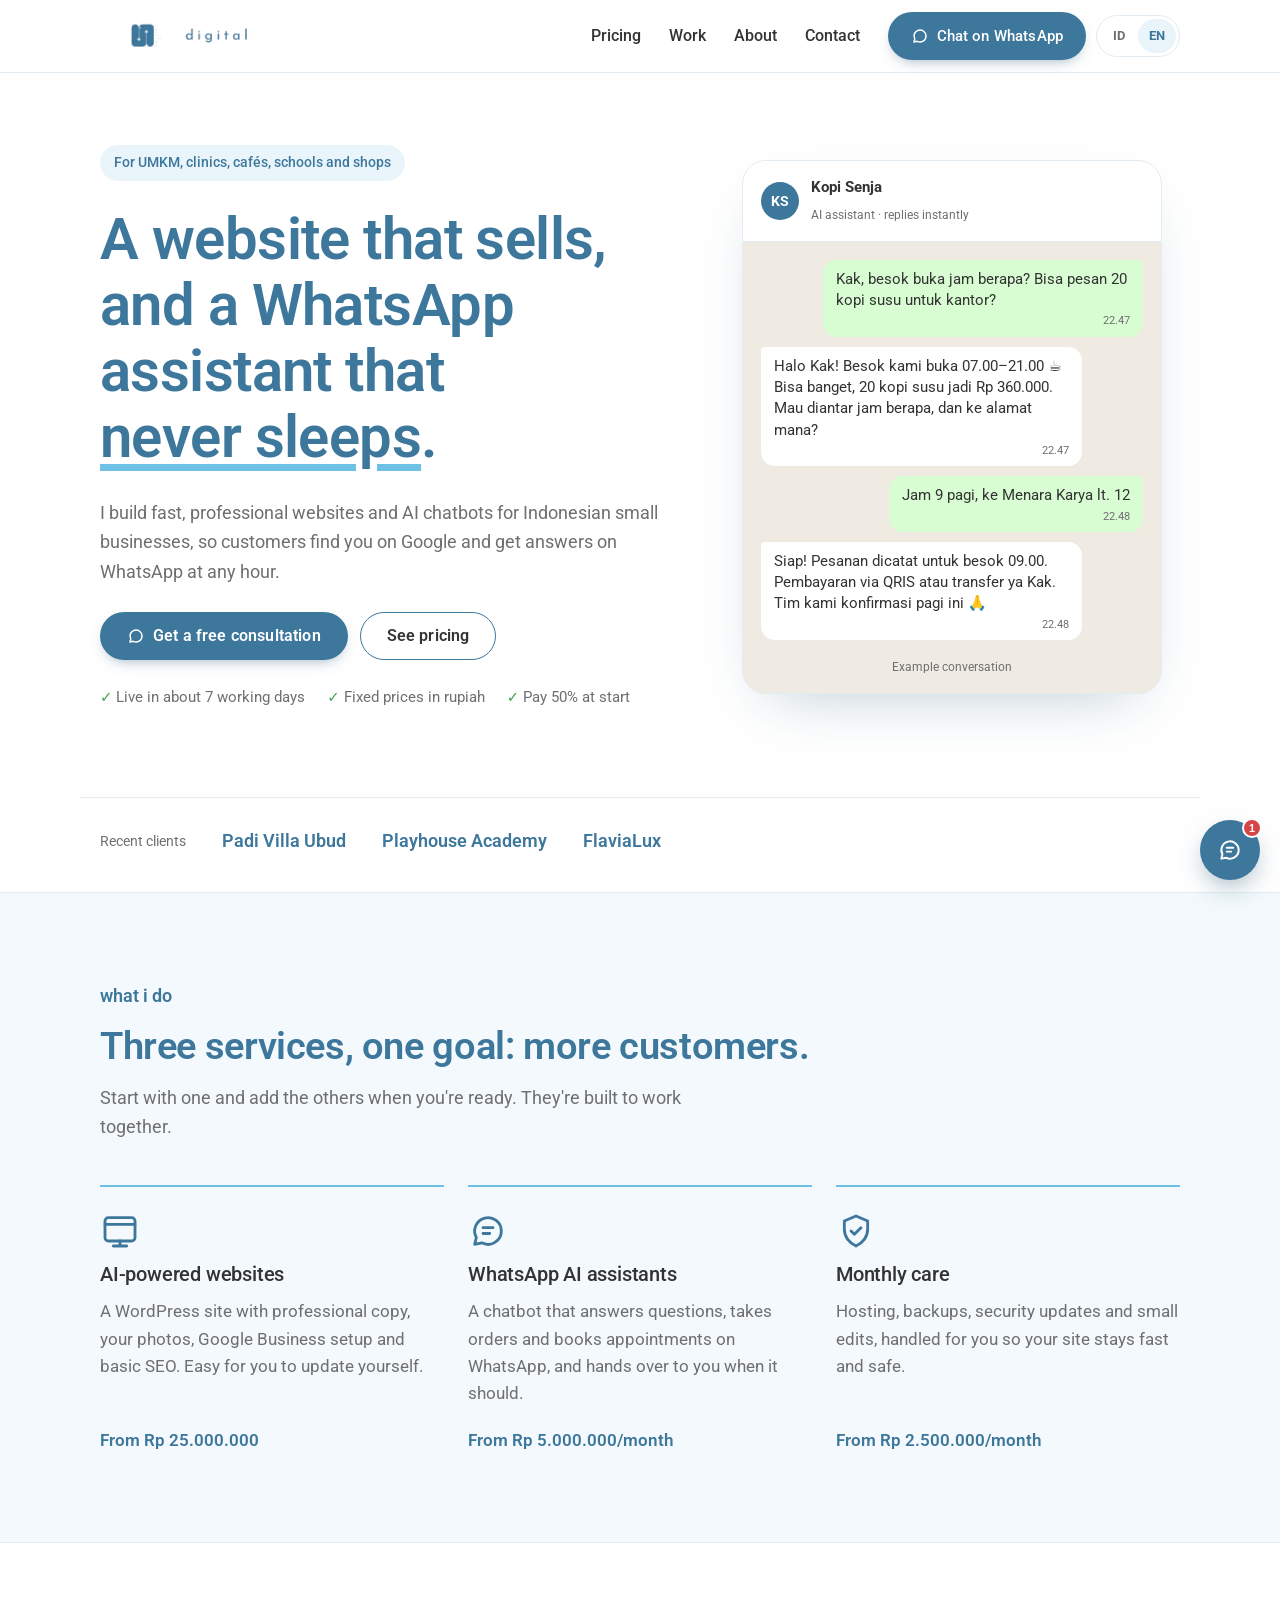
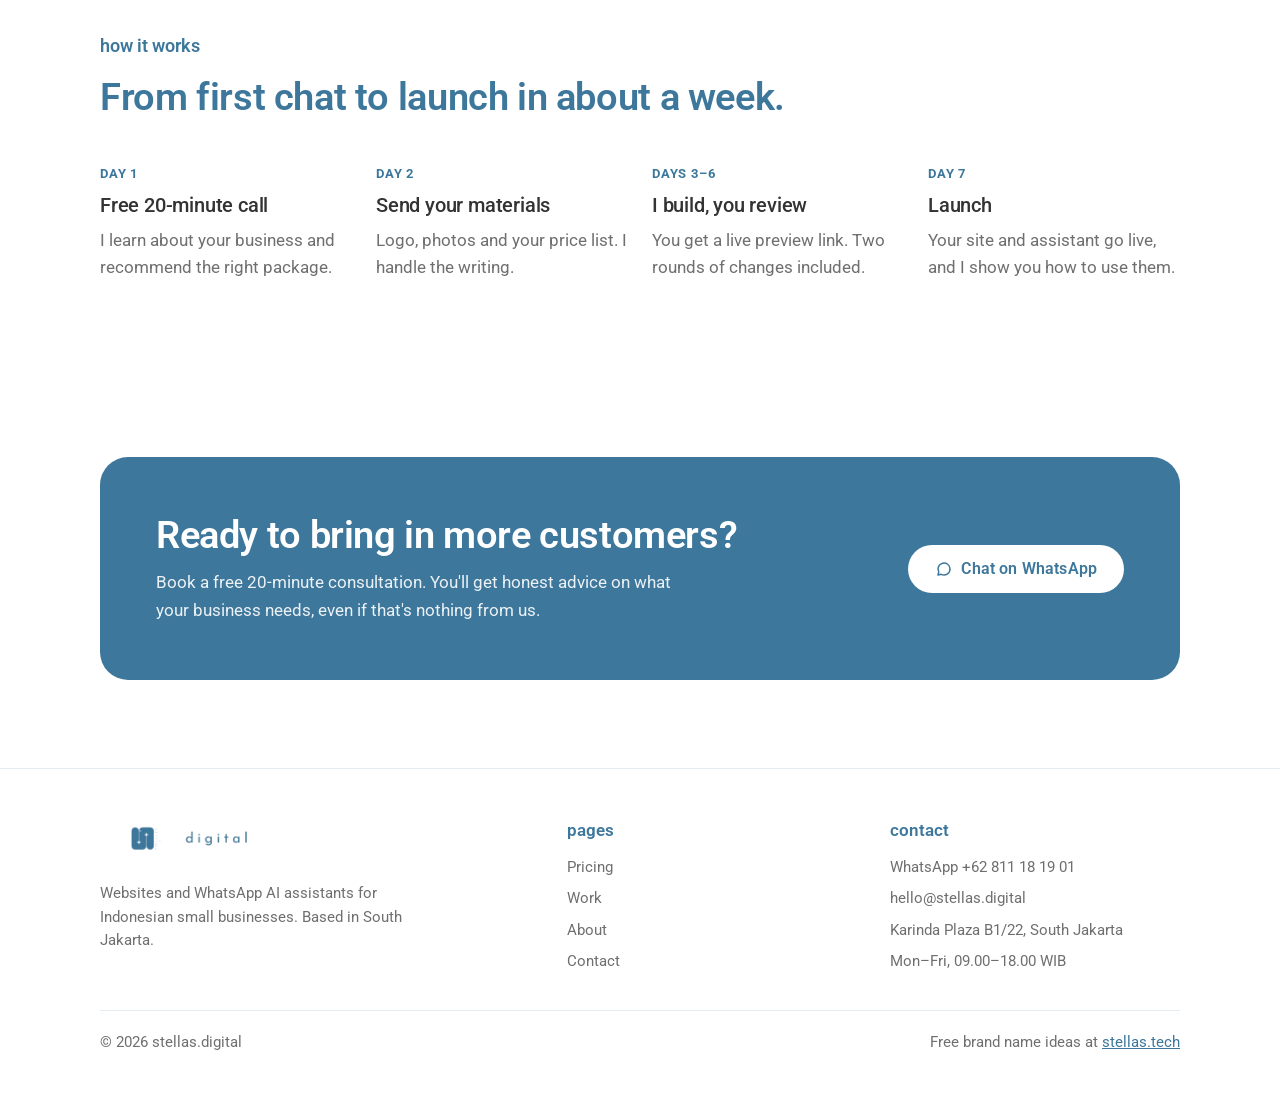
<file: index.html>
<!doctype html>
<html lang="en">
<head>
<meta charset="utf-8">
<meta name="viewport" content="width=device-width, initial-scale=1, viewport-fit=cover">
<title>stellas.digital amplify your business</title>
<meta name="description" content="Websites and WhatsApp AI assistants for Indonesian small businesses. Fixed prices in rupiah, live in about a week.">
<link rel="canonical" href="https://stellas.digital/">
<link rel="alternate" hreflang="en" href="https://stellas.digital/">
<link rel="alternate" hreflang="id" href="https://stellas.digital/id/">
<link rel="alternate" hreflang="x-default" href="https://stellas.digital/">
<link rel="icon" href="data:image/svg+xml,%3Csvg xmlns='http://www.w3.org/2000/svg' viewBox='0 0 32 32'%3E%3Crect width='32' height='32' rx='9' fill='%233D779C'/%3E%3Cpath d='M16 6.5l2.3 6.1 6.2.3-4.9 3.9 1.7 6.1L16 19.4l-5.3 3.5 1.7-6.1-4.9-3.9 6.2-.3z' fill='%23FFFFFF'/%3E%3C/svg%3E">
<link rel="preconnect" href="https://fonts.googleapis.com">
<link rel="preconnect" href="https://fonts.gstatic.com" crossorigin>
<link rel="stylesheet" href="https://fonts.googleapis.com/css2?family=Roboto:wght@400;500;600;700&display=swap">
<link rel="stylesheet" href="styles.css">
</head>
<body>
<header class="site-header">
  <nav class="wrap nav" aria-label="Main">
    <a class="brand" href="index.html"><img src="images/logo.webp" alt="stellas.digital" width="112" height="32"></a>
    <div class="nav-right">
      <ul class="nav-links" id="nav-links">
        <li><a href="pricing.html">Pricing</a></li><li><a href="work.html">Work</a></li><li><a href="about.html">About</a></li><li><a href="contact.html">Contact</a></li>
        <li><a class="btn btn-primary" href="https://wa.me/62811181901?text=Hi%20Stella%2C%20I%27d%20like%20a%20free%20consultation" target="_blank" rel="noopener">Chat on WhatsApp</a></li>
      </ul>
      <div class="lang-switch"><a href="id/index.html" hreflang="id" lang="id" aria-label="Versi Bahasa Indonesia">ID</a><span aria-current="true">EN</span></div>
      <button class="nav-toggle" type="button" aria-expanded="false" aria-controls="nav-links" aria-label="Open menu">
        <svg width="20" height="20" viewBox="0 0 24 24" fill="none" stroke="currentColor" stroke-width="2" stroke-linecap="round" aria-hidden="true"><path d="M4 7h16M4 12h16M4 17h16"/></svg>
      </button>
    </div>
  </nav>
</header>
<main>
<section class="hero">
  <div class="wrap hero-grid">
    <div class="hero-copy">
      <span class="pill">For UMKM, clinics, cafés, schools and shops</span>
      <h1>A website that sells, and a WhatsApp assistant that <span class="hl">never sleeps</span>.</h1>
      <p class="lede">I build fast, professional websites and AI chatbots for Indonesian small businesses, so customers find you on Google and get answers on WhatsApp at any hour.</p>
      <div class="btn-row">
        <a class="btn btn-primary" href="https://wa.me/62811181901?text=Hi%20Stella%2C%20I%27d%20like%20a%20free%20consultation" target="_blank" rel="noopener">Get a free consultation</a>
        <a class="btn btn-ghost" href="pricing.html">See pricing</a>
      </div>
      <div class="trust"><span>Live in about 7 working days</span><span>Fixed prices in rupiah</span><span>Pay 50% at start</span></div>
    </div>
    <div class="chat" role="img" aria-label="Example WhatsApp conversation between a customer and an AI assistant for a café">
      <div class="chat-top"><div class="avatar">KS</div><div><strong>Kopi Senja</strong><small>AI assistant · replies instantly</small></div></div>
      <div class="chat-body">
        <div class="bubble out">Kak, besok buka jam berapa? Bisa pesan 20 kopi susu untuk kantor?<time>22.47</time></div>
        <div class="bubble in">Halo Kak! Besok kami buka 07.00–21.00 ☕ Bisa banget, 20 kopi susu jadi Rp 360.000. Mau diantar jam berapa, dan ke alamat mana?<time>22.47</time></div>
        <div class="bubble out">Jam 9 pagi, ke Menara Karya lt. 12<time>22.48</time></div>
        <div class="bubble in">Siap! Pesanan dicatat untuk besok 09.00. Pembayaran via QRIS atau transfer ya Kak. Tim kami konfirmasi pagi ini 🙏<time>22.48</time></div>
      </div>
      <p class="chat-note">Example conversation</p>
    </div>
  </div>
</section>

<div class="wrap clients">
  <span class="clients-label">Recent clients</span>
  <a href="work.html#padi-villa">Padi Villa Ubud</a>
  <a href="work.html#playhouse-academy">Playhouse Academy</a>
  <a href="work.html#flavialux">FlaviaLux</a>
</div>

<section class="band">
  <div class="wrap">
    <div class="section-head">
      <span class="eyebrow">What I do</span>
      <h2>Three services, one goal: more customers.</h2>
      <p class="lede">Start with one and add the others when you're ready. They're built to work together.</p>
    </div>
    <div class="grid-3">
      <div class="service">
        <svg class="icon" viewBox="0 0 24 24" fill="none" stroke="currentColor" stroke-width="1.7" stroke-linecap="round" stroke-linejoin="round" aria-hidden="true"><rect x="3" y="4" width="18" height="14" rx="2"/><path d="M3 8h18M8 21h8M12 18v3"/></svg>
        <h3>AI-powered websites</h3>
        <p class="muted">A WordPress site with professional copy, your photos, Google Business setup and basic SEO. Easy for you to update yourself.</p>
        <p class="price-from num">From Rp 25.000.000</p>
      </div>
      <div class="service">
        <svg class="icon" viewBox="0 0 24 24" fill="none" stroke="currentColor" stroke-width="1.7" stroke-linecap="round" stroke-linejoin="round" aria-hidden="true"><path d="M20 12a8 8 0 0 1-11.7 7.1L4 20l1-4.1A8 8 0 1 1 20 12z"/><path d="M9 10h6M9 13.5h4"/></svg>
        <h3>WhatsApp AI assistants</h3>
        <p class="muted">A chatbot that answers questions, takes orders and books appointments on WhatsApp, and hands over to you when it should.</p>
        <p class="price-from num">From Rp 5.000.000/month</p>
      </div>
      <div class="service">
        <svg class="icon" viewBox="0 0 24 24" fill="none" stroke="currentColor" stroke-width="1.7" stroke-linecap="round" stroke-linejoin="round" aria-hidden="true"><path d="M12 3l7 3v5c0 4.5-3 8.3-7 10-4-1.7-7-5.5-7-10V6z"/><path d="M9 12l2 2 4-4"/></svg>
        <h3>Monthly care</h3>
        <p class="muted">Hosting, backups, security updates and small edits, handled for you so your site stays fast and safe.</p>
        <p class="price-from num">From Rp 2.500.000/month</p>
      </div>
    </div>
  </div>
</section>

<section>
  <div class="wrap">
    <div class="section-head">
      <span class="eyebrow">How it works</span>
      <h2>From first chat to launch in about a week.</h2>
    </div>
    <ol class="steps">
      <li><span class="day">Day 1</span><h3>Free 20-minute call</h3><p class="muted">I learn about your business and recommend the right package.</p></li>
      <li><span class="day">Day 2</span><h3>Send your materials</h3><p class="muted">Logo, photos and your price list. I handle the writing.</p></li>
      <li><span class="day">Days 3–6</span><h3>I build, you review</h3><p class="muted">You get a live preview link. Two rounds of changes included.</p></li>
      <li><span class="day">Day 7</span><h3>Launch</h3><p class="muted">Your site and assistant go live, and I show you how to use them.</p></li>
    </ol>
  </div>
</section>
<section>
  <div class="wrap">
    <div class="cta">
      <div>
        <h2>Ready to bring in more customers?</h2>
        <p>Book a free 20-minute consultation. You'll get honest advice on what your business needs, even if that's nothing from us.</p>
      </div>
      <a class="btn btn-star" href="https://wa.me/62811181901?text=Hi%20Stella%2C%20I%27d%20like%20a%20free%20consultation" target="_blank" rel="noopener">Chat on WhatsApp</a>
    </div>
  </div>
</section>
</main>
<footer class="site-footer">
  <div class="wrap">
    <div class="footer-grid">
      <div>
        <a class="brand" href="index.html"><img src="images/logo.webp" alt="stellas.digital" width="112" height="32"></a>
        <p style="margin-top:14px;max-width:38ch">Websites and WhatsApp AI assistants for Indonesian small businesses. Based in South Jakarta.</p>
      </div>
      <div>
        <h4>Pages</h4>
        <ul>
          <li><a href="pricing.html">Pricing</a></li>
          <li><a href="work.html">Work</a></li>
          <li><a href="about.html">About</a></li>
          <li><a href="contact.html">Contact</a></li>
        </ul>
      </div>
      <div>
        <h4>Contact</h4>
        <ul>
          <li><a href="https://wa.me/62811181901?text=Hi%20Stella%2C%20I%27d%20like%20a%20free%20consultation" target="_blank" rel="noopener">WhatsApp +62 811 18 19 01</a></li>
          <li><a href="mailto:hello@stellas.digital">hello@stellas.digital</a></li>
          <li>Karinda Plaza B1/22, South Jakarta</li>
          <li>Mon–Fri, 09.00–18.00 WIB</li>
        </ul>
      </div>
    </div>
    <div class="footer-bottom">
      <span>© 2026 stellas.digital</span>
      <span>Free brand name ideas at <a href="https://stellas.tech" style="color:var(--accent)">stellas.tech</a></span>
    </div>
  </div>
</footer>
<script src="script.js"></script>
<script src="chat.js" defer></script>
</body>
</html>
</file>
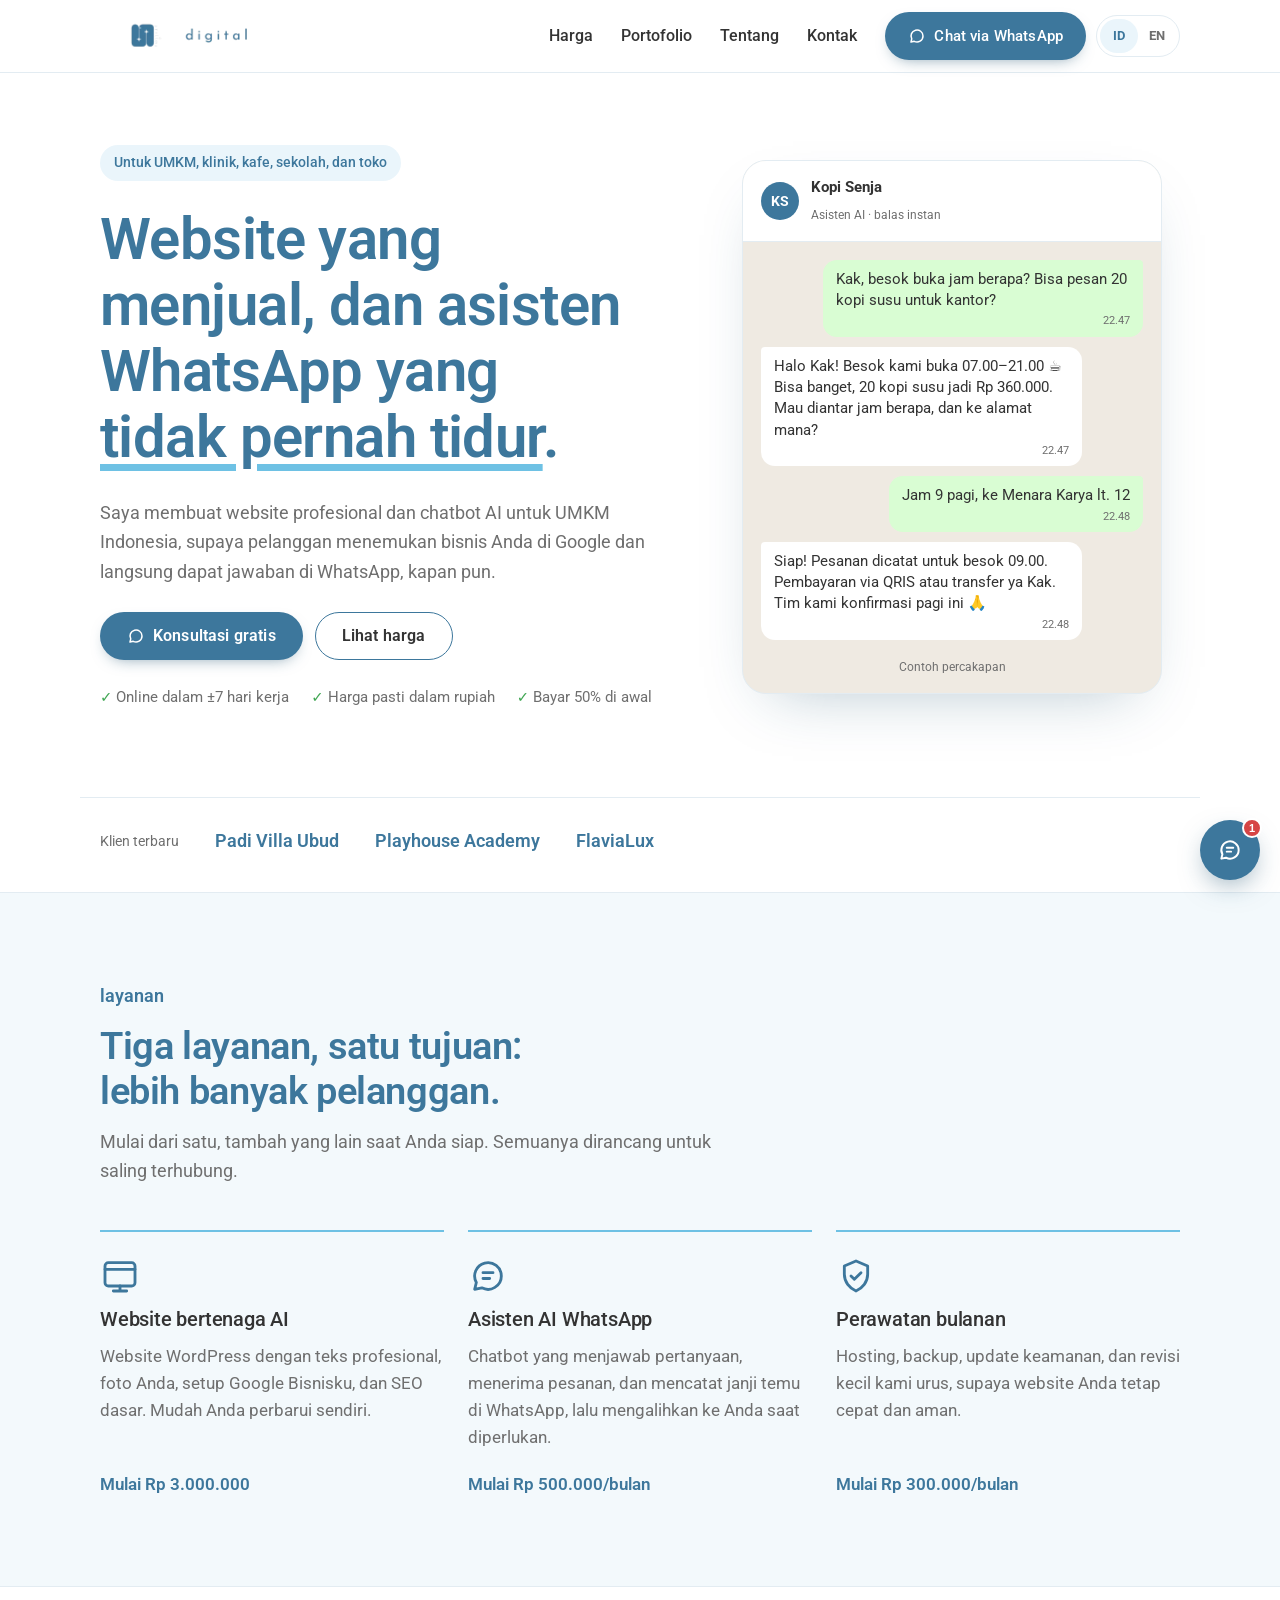
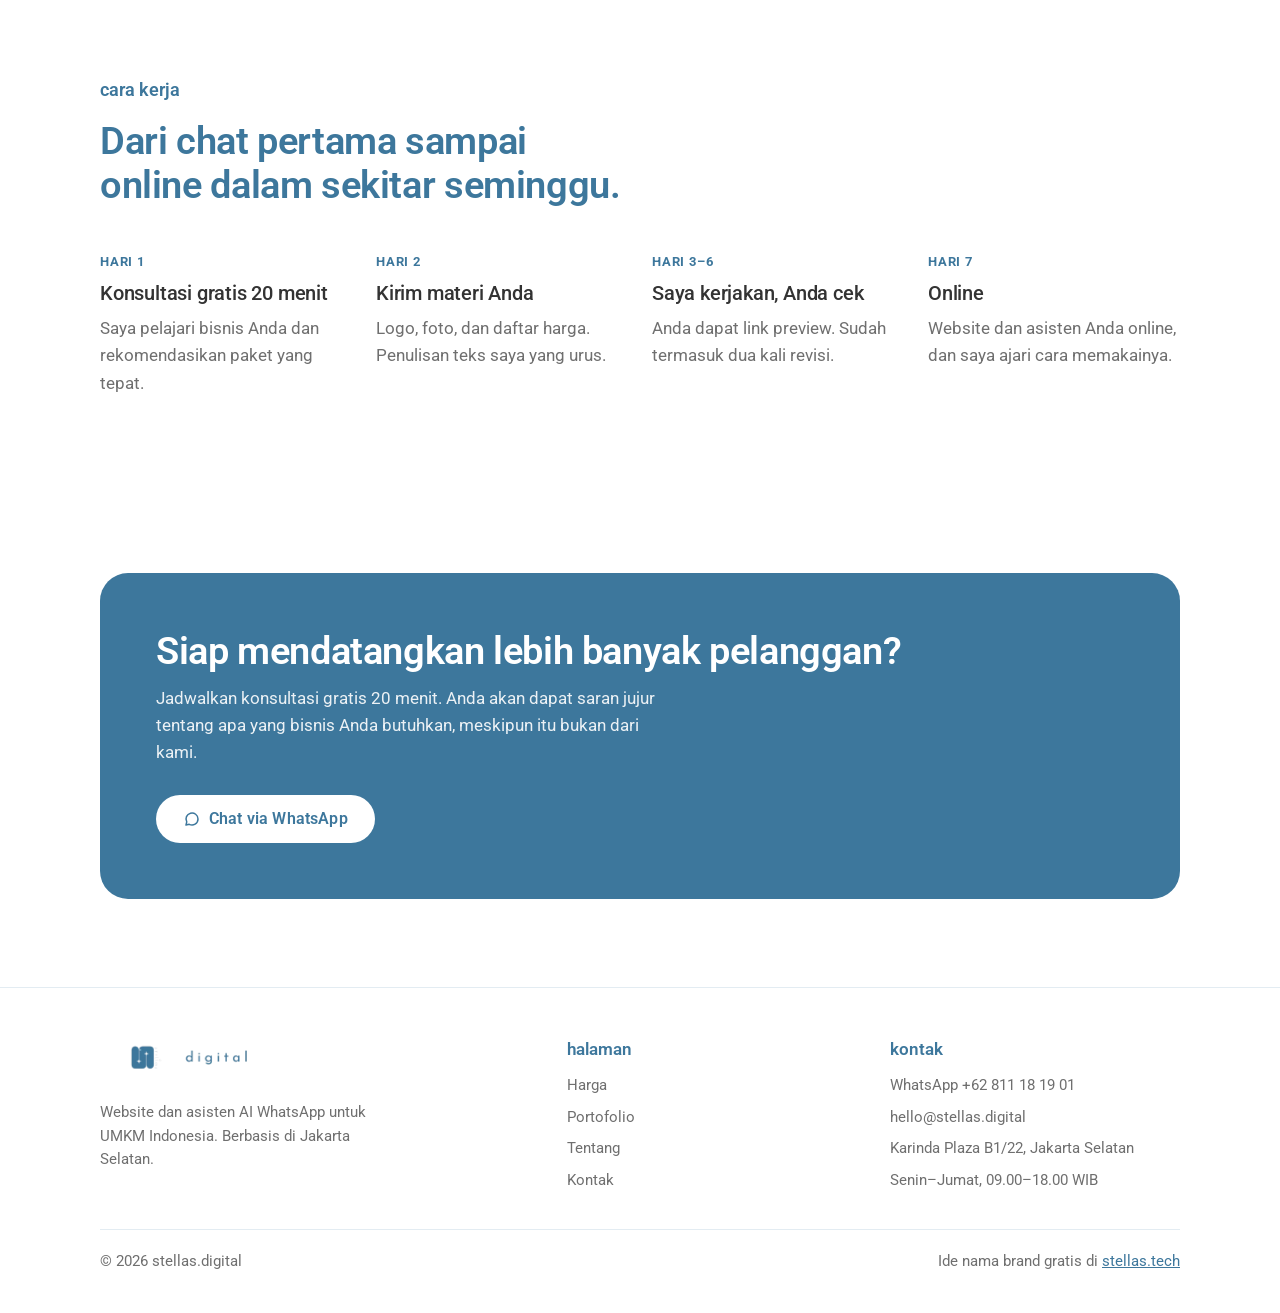
<file: id/index.html>
<!doctype html>
<html lang="id">
<head>
<meta charset="utf-8">
<meta name="viewport" content="width=device-width, initial-scale=1, viewport-fit=cover">
<title>stellas.digital</title>
<meta name="description" content="Website dan asisten AI WhatsApp untuk UMKM Indonesia. Harga pasti dalam rupiah, online dalam sekitar seminggu.">
<link rel="canonical" href="https://stellas.digital/id/">
<link rel="alternate" hreflang="en" href="https://stellas.digital/">
<link rel="alternate" hreflang="id" href="https://stellas.digital/id/">
<link rel="alternate" hreflang="x-default" href="https://stellas.digital/">
<link rel="icon" href="data:image/svg+xml,%3Csvg xmlns='http://www.w3.org/2000/svg' viewBox='0 0 32 32'%3E%3Crect width='32' height='32' rx='9' fill='%233D779C'/%3E%3Cpath d='M16 6.5l2.3 6.1 6.2.3-4.9 3.9 1.7 6.1L16 19.4l-5.3 3.5 1.7-6.1-4.9-3.9 6.2-.3z' fill='%23FFFFFF'/%3E%3C/svg%3E">
<link rel="preconnect" href="https://fonts.googleapis.com">
<link rel="preconnect" href="https://fonts.gstatic.com" crossorigin>
<link rel="stylesheet" href="https://fonts.googleapis.com/css2?family=Roboto:wght@400;500;600;700&display=swap">
<link rel="stylesheet" href="../styles.css">
</head>
<body>
<header class="site-header">
  <nav class="wrap nav" aria-label="Utama">
    <a class="brand" href="index.html"><img src="../images/logo.webp" alt="stellas.digital" width="112" height="32"></a>
    <div class="nav-right">
      <ul class="nav-links" id="nav-links">
        <li><a href="pricing.html">Harga</a></li><li><a href="work.html">Portofolio</a></li><li><a href="about.html">Tentang</a></li><li><a href="contact.html">Kontak</a></li>
        <li><a class="btn btn-primary" href="https://wa.me/62811181901?text=Halo%20Stella%2C%20saya%20mau%20konsultasi%20gratis" target="_blank" rel="noopener">Chat via WhatsApp</a></li>
      </ul>
      <div class="lang-switch"><span aria-current="true">ID</span><a href="../index.html" hreflang="en" lang="en" aria-label="English version">EN</a></div>
      <button class="nav-toggle" type="button" aria-expanded="false" aria-controls="nav-links" aria-label="Buka menu">
        <svg width="20" height="20" viewBox="0 0 24 24" fill="none" stroke="currentColor" stroke-width="2" stroke-linecap="round" aria-hidden="true"><path d="M4 7h16M4 12h16M4 17h16"/></svg>
      </button>
    </div>
  </nav>
</header>
<main>
<section class="hero">
  <div class="wrap hero-grid">
    <div class="hero-copy">
      <span class="pill">Untuk UMKM, klinik, kafe, sekolah, dan toko</span>
      <h1>Website yang menjual, dan asisten WhatsApp yang <span class="hl">tidak pernah tidur</span>.</h1>
      <p class="lede">Saya membuat website profesional dan chatbot AI untuk UMKM Indonesia, supaya pelanggan menemukan bisnis Anda di Google dan langsung dapat jawaban di WhatsApp, kapan pun.</p>
      <div class="btn-row">
        <a class="btn btn-primary" href="https://wa.me/62811181901?text=Halo%20Stella%2C%20saya%20mau%20konsultasi%20gratis" target="_blank" rel="noopener">Konsultasi gratis</a>
        <a class="btn btn-ghost" href="pricing.html">Lihat harga</a>
      </div>
      <div class="trust"><span>Online dalam ±7 hari kerja</span><span>Harga pasti dalam rupiah</span><span>Bayar 50% di awal</span></div>
    </div>
    <div class="chat" role="img" aria-label="Contoh percakapan WhatsApp antara pelanggan dan asisten AI sebuah kafe">
      <div class="chat-top"><div class="avatar">KS</div><div><strong>Kopi Senja</strong><small>Asisten AI · balas instan</small></div></div>
      <div class="chat-body">
        <div class="bubble out">Kak, besok buka jam berapa? Bisa pesan 20 kopi susu untuk kantor?<time>22.47</time></div>
        <div class="bubble in">Halo Kak! Besok kami buka 07.00–21.00 ☕ Bisa banget, 20 kopi susu jadi Rp 360.000. Mau diantar jam berapa, dan ke alamat mana?<time>22.47</time></div>
        <div class="bubble out">Jam 9 pagi, ke Menara Karya lt. 12<time>22.48</time></div>
        <div class="bubble in">Siap! Pesanan dicatat untuk besok 09.00. Pembayaran via QRIS atau transfer ya Kak. Tim kami konfirmasi pagi ini 🙏<time>22.48</time></div>
      </div>
      <p class="chat-note">Contoh percakapan</p>
    </div>
  </div>
</section>

<div class="wrap clients">
  <span class="clients-label">Klien terbaru</span>
  <a href="work.html#padi-villa">Padi Villa Ubud</a>
  <a href="work.html#playhouse-academy">Playhouse Academy</a>
  <a href="work.html#flavialux">FlaviaLux</a>
</div>

<section class="band">
  <div class="wrap">
    <div class="section-head">
      <span class="eyebrow">Layanan</span>
      <h2>Tiga layanan, satu tujuan: lebih banyak pelanggan.</h2>
      <p class="lede">Mulai dari satu, tambah yang lain saat Anda siap. Semuanya dirancang untuk saling terhubung.</p>
    </div>
    <div class="grid-3">
      <div class="service">
        <svg class="icon" viewBox="0 0 24 24" fill="none" stroke="currentColor" stroke-width="1.7" stroke-linecap="round" stroke-linejoin="round" aria-hidden="true"><rect x="3" y="4" width="18" height="14" rx="2"/><path d="M3 8h18M8 21h8M12 18v3"/></svg>
        <h3>Website bertenaga AI</h3>
        <p class="muted">Website WordPress dengan teks profesional, foto Anda, setup Google Bisnisku, dan SEO dasar. Mudah Anda perbarui sendiri.</p>
        <p class="price-from num">Mulai Rp 3.000.000</p>
      </div>
      <div class="service">
        <svg class="icon" viewBox="0 0 24 24" fill="none" stroke="currentColor" stroke-width="1.7" stroke-linecap="round" stroke-linejoin="round" aria-hidden="true"><path d="M20 12a8 8 0 0 1-11.7 7.1L4 20l1-4.1A8 8 0 1 1 20 12z"/><path d="M9 10h6M9 13.5h4"/></svg>
        <h3>Asisten AI WhatsApp</h3>
        <p class="muted">Chatbot yang menjawab pertanyaan, menerima pesanan, dan mencatat janji temu di WhatsApp, lalu mengalihkan ke Anda saat diperlukan.</p>
        <p class="price-from num">Mulai Rp 500.000/bulan</p>
      </div>
      <div class="service">
        <svg class="icon" viewBox="0 0 24 24" fill="none" stroke="currentColor" stroke-width="1.7" stroke-linecap="round" stroke-linejoin="round" aria-hidden="true"><path d="M12 3l7 3v5c0 4.5-3 8.3-7 10-4-1.7-7-5.5-7-10V6z"/><path d="M9 12l2 2 4-4"/></svg>
        <h3>Perawatan bulanan</h3>
        <p class="muted">Hosting, backup, update keamanan, dan revisi kecil kami urus, supaya website Anda tetap cepat dan aman.</p>
        <p class="price-from num">Mulai Rp 300.000/bulan</p>
      </div>
    </div>
  </div>
</section>

<section>
  <div class="wrap">
    <div class="section-head">
      <span class="eyebrow">Cara kerja</span>
      <h2>Dari chat pertama sampai online dalam sekitar seminggu.</h2>
    </div>
    <ol class="steps">
      <li><span class="day">Hari 1</span><h3>Konsultasi gratis 20 menit</h3><p class="muted">Saya pelajari bisnis Anda dan rekomendasikan paket yang tepat.</p></li>
      <li><span class="day">Hari 2</span><h3>Kirim materi Anda</h3><p class="muted">Logo, foto, dan daftar harga. Penulisan teks saya yang urus.</p></li>
      <li><span class="day">Hari 3–6</span><h3>Saya kerjakan, Anda cek</h3><p class="muted">Anda dapat link preview. Sudah termasuk dua kali revisi.</p></li>
      <li><span class="day">Hari 7</span><h3>Online</h3><p class="muted">Website dan asisten Anda online, dan saya ajari cara memakainya.</p></li>
    </ol>
  </div>
</section>
<section>
  <div class="wrap">
    <div class="cta">
      <div>
        <h2>Siap mendatangkan lebih banyak pelanggan?</h2>
        <p>Jadwalkan konsultasi gratis 20 menit. Anda akan dapat saran jujur tentang apa yang bisnis Anda butuhkan, meskipun itu bukan dari kami.</p>
      </div>
      <a class="btn btn-star" href="https://wa.me/62811181901?text=Halo%20Stella%2C%20saya%20mau%20konsultasi%20gratis" target="_blank" rel="noopener">Chat via WhatsApp</a>
    </div>
  </div>
</section>
</main>
<footer class="site-footer">
  <div class="wrap">
    <div class="footer-grid">
      <div>
        <a class="brand" href="index.html"><img src="../images/logo.webp" alt="stellas.digital" width="112" height="32"></a>
        <p style="margin-top:14px;max-width:38ch">Website dan asisten AI WhatsApp untuk UMKM Indonesia. Berbasis di Jakarta Selatan.</p>
      </div>
      <div>
        <h4>Halaman</h4>
        <ul>
          <li><a href="pricing.html">Harga</a></li>
          <li><a href="work.html">Portofolio</a></li>
          <li><a href="about.html">Tentang</a></li>
          <li><a href="contact.html">Kontak</a></li>
        </ul>
      </div>
      <div>
        <h4>Kontak</h4>
        <ul>
          <li><a href="https://wa.me/62811181901?text=Halo%20Stella%2C%20saya%20mau%20konsultasi%20gratis" target="_blank" rel="noopener">WhatsApp +62 811 18 19 01</a></li>
          <li><a href="mailto:hello@stellas.digital">hello@stellas.digital</a></li>
          <li>Karinda Plaza B1/22, Jakarta Selatan</li>
          <li>Senin–Jumat, 09.00–18.00 WIB</li>
        </ul>
      </div>
    </div>
    <div class="footer-bottom">
      <span>© 2026 stellas.digital</span>
      <span>Ide nama brand gratis di <a href="https://stellas.tech" style="color:var(--accent)">stellas.tech</a></span>
    </div>
  </div>
</footer>
<script src="../script.js"></script>
<script src="../chat.js" defer></script>
</body>
</html>
</file>
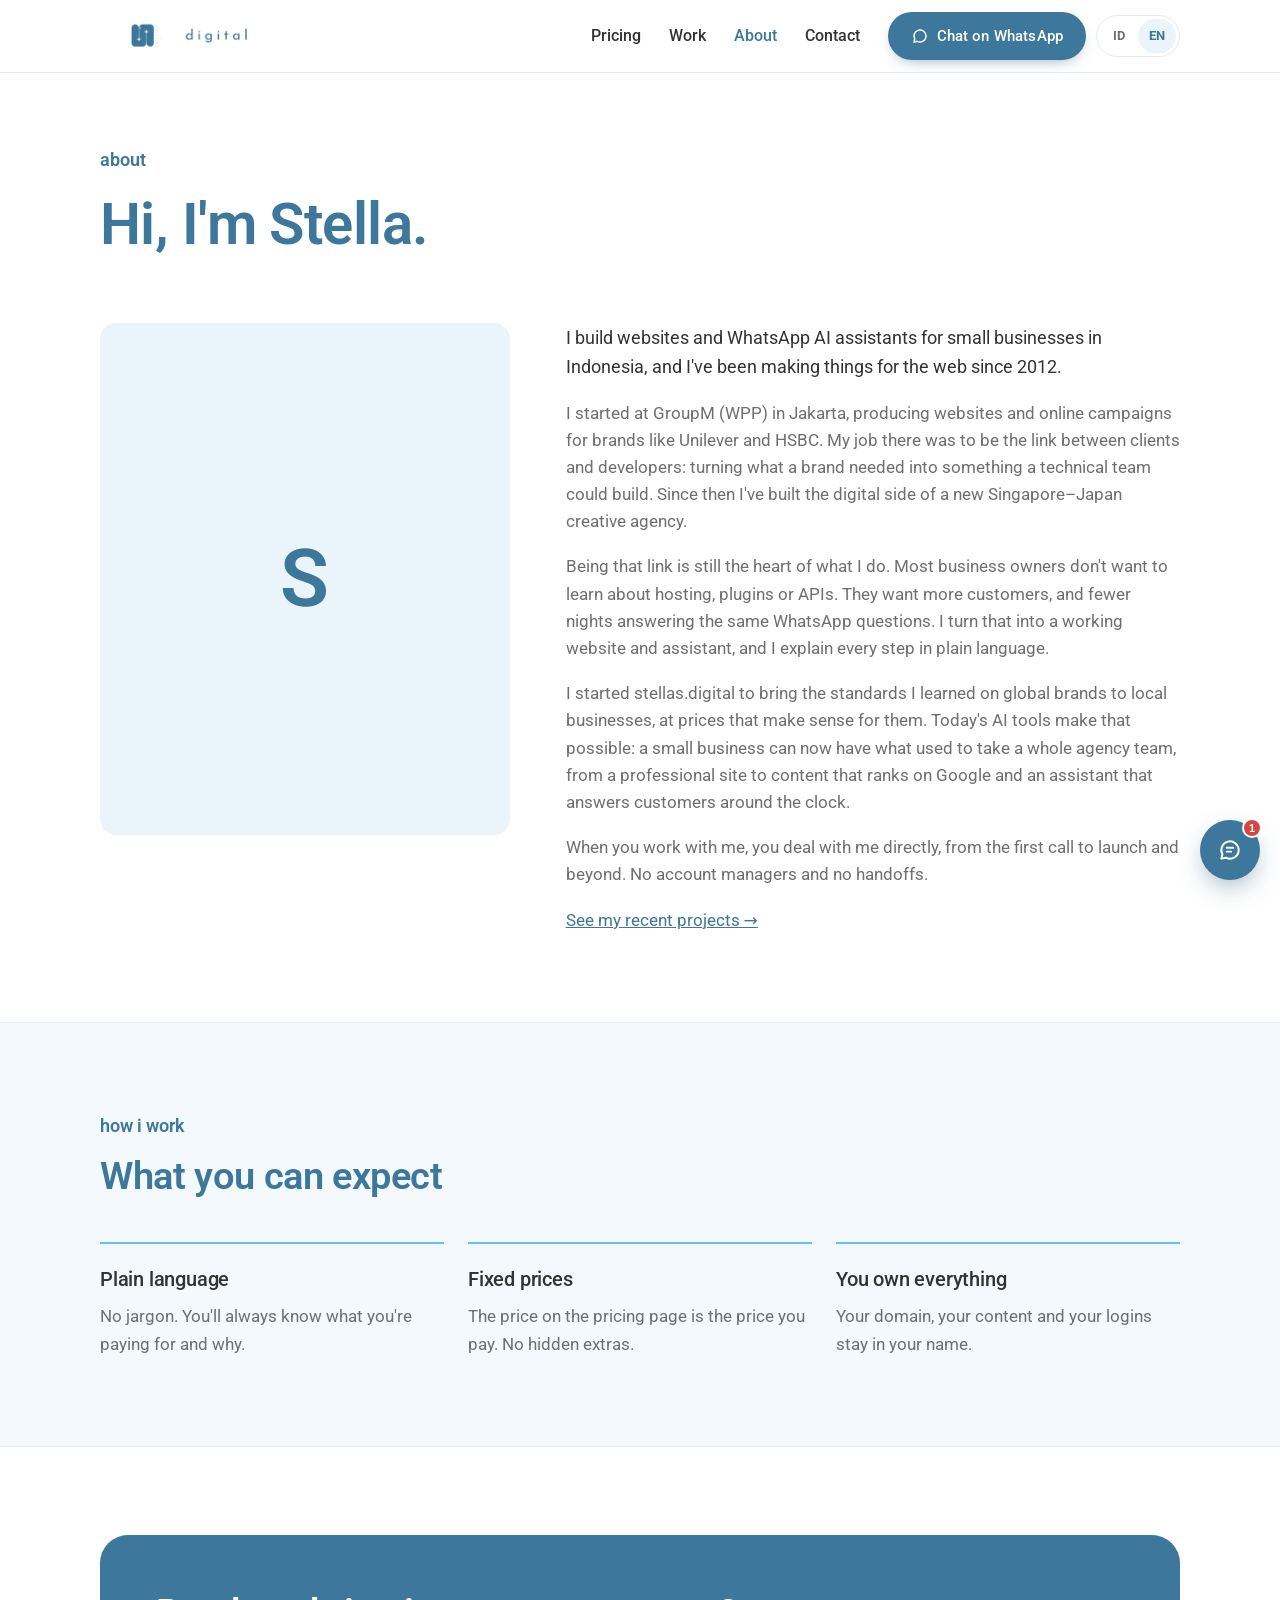
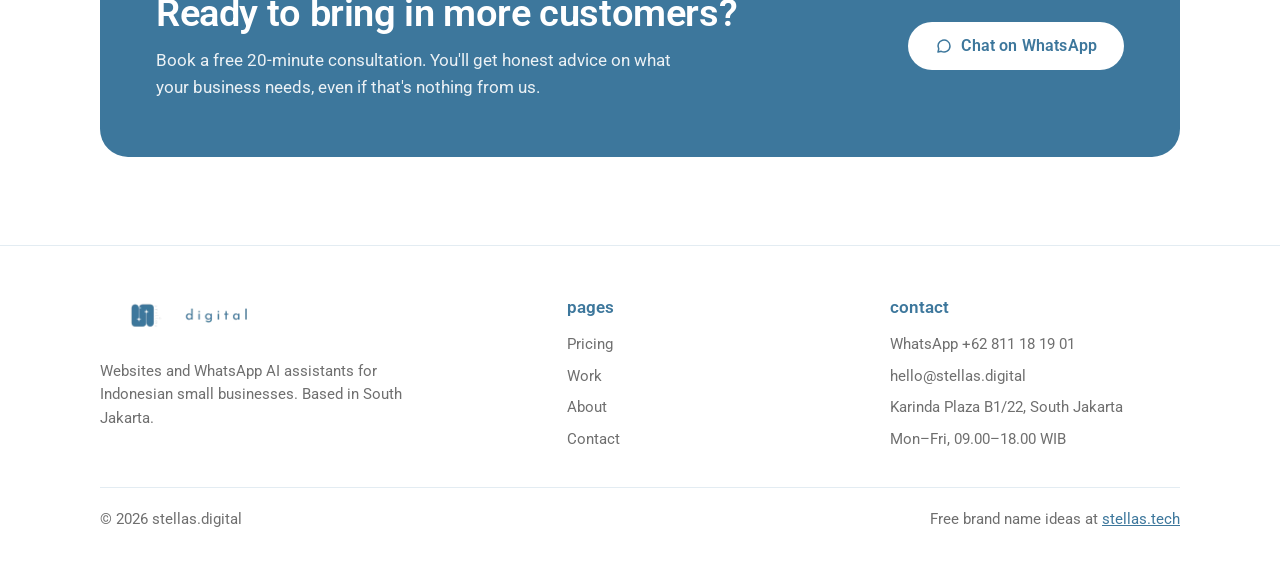
<file: about.html>
<!doctype html>
<html lang="en">
<head>
<meta charset="utf-8">
<meta name="viewport" content="width=device-width, initial-scale=1, viewport-fit=cover">
<title>About · stellas.digital</title>
<meta name="description" content="Stella builds websites and WhatsApp AI assistants for small businesses in Jakarta.">
<link rel="canonical" href="https://stellas.digital/about.html">
<link rel="alternate" hreflang="en" href="https://stellas.digital/about.html">
<link rel="alternate" hreflang="id" href="https://stellas.digital/id/about.html">
<link rel="alternate" hreflang="x-default" href="https://stellas.digital/about.html">
<link rel="icon" href="data:image/svg+xml,%3Csvg xmlns='http://www.w3.org/2000/svg' viewBox='0 0 32 32'%3E%3Crect width='32' height='32' rx='9' fill='%233D779C'/%3E%3Cpath d='M16 6.5l2.3 6.1 6.2.3-4.9 3.9 1.7 6.1L16 19.4l-5.3 3.5 1.7-6.1-4.9-3.9 6.2-.3z' fill='%23FFFFFF'/%3E%3C/svg%3E">
<link rel="preconnect" href="https://fonts.googleapis.com">
<link rel="preconnect" href="https://fonts.gstatic.com" crossorigin>
<link rel="stylesheet" href="https://fonts.googleapis.com/css2?family=Roboto:wght@400;500;600;700&display=swap">
<link rel="stylesheet" href="styles.css">
</head>
<body>
<header class="site-header">
  <nav class="wrap nav" aria-label="Main">
    <a class="brand" href="index.html"><img src="images/logo.webp" alt="stellas.digital" width="112" height="32"></a>
    <div class="nav-right">
      <ul class="nav-links" id="nav-links">
        <li><a href="pricing.html">Pricing</a></li><li><a href="work.html">Work</a></li><li><a href="about.html" aria-current="page">About</a></li><li><a href="contact.html">Contact</a></li>
        <li><a class="btn btn-primary" href="https://wa.me/62811181901?text=Hi%20Stella%2C%20I%27d%20like%20a%20free%20consultation" target="_blank" rel="noopener">Chat on WhatsApp</a></li>
      </ul>
      <div class="lang-switch"><a href="id/about.html" hreflang="id" lang="id" aria-label="Versi Bahasa Indonesia">ID</a><span aria-current="true">EN</span></div>
      <button class="nav-toggle" type="button" aria-expanded="false" aria-controls="nav-links" aria-label="Open menu">
        <svg width="20" height="20" viewBox="0 0 24 24" fill="none" stroke="currentColor" stroke-width="2" stroke-linecap="round" aria-hidden="true"><path d="M4 7h16M4 12h16M4 17h16"/></svg>
      </button>
    </div>
  </nav>
</header>
<main>
<div class="wrap page-head">
  <span class="eyebrow">About</span>
  <h1>Hi, I'm Stella.</h1>
</div>
<section style="padding-top:40px">
  <div class="wrap about-grid">
    <div class="portrait" aria-label="Photo placeholder">S</div>
    <div class="prose">
      <p class="lede" style="color:var(--ink)">I build websites and WhatsApp AI assistants for small businesses in Indonesia, and I've been making things for the web since 2012.</p>
      <p class="muted">I started at GroupM (WPP) in Jakarta, producing websites and online campaigns for brands like Unilever and HSBC. My job there was to be the link between clients and developers: turning what a brand needed into something a technical team could build. Since then I've built the digital side of a new Singapore–Japan creative agency.</p>
      <p class="muted">Being that link is still the heart of what I do. Most business owners don't want to learn about hosting, plugins or APIs. They want more customers, and fewer nights answering the same WhatsApp questions. I turn that into a working website and assistant, and I explain every step in plain language.</p>
      <p class="muted">I started stellas.digital to bring the standards I learned on global brands to local businesses, at prices that make sense for them. Today's AI tools make that possible: a small business can now have what used to take a whole agency team, from a professional site to content that ranks on Google and an assistant that answers customers around the clock.</p>
      <p class="muted">When you work with me, you deal with me directly, from the first call to launch and beyond. No account managers and no handoffs.</p>
      <p><a href="work.html">See my recent projects →</a></p>
    </div>
  </div>
</section>
<section class="band">
  <div class="wrap">
    <div class="section-head"><span class="eyebrow">How I work</span><h2>What you can expect</h2></div>
    <div class="values">
      <div class="service"><h3>Plain language</h3><p class="muted">No jargon. You'll always know what you're paying for and why.</p></div>
      <div class="service"><h3>Fixed prices</h3><p class="muted">The price on the pricing page is the price you pay. No hidden extras.</p></div>
      <div class="service"><h3>You own everything</h3><p class="muted">Your domain, your content and your logins stay in your name.</p></div>
    </div>
  </div>
</section>
<section>
  <div class="wrap">
    <div class="cta">
      <div>
        <h2>Ready to bring in more customers?</h2>
        <p>Book a free 20-minute consultation. You'll get honest advice on what your business needs, even if that's nothing from us.</p>
      </div>
      <a class="btn btn-star" href="https://wa.me/62811181901?text=Hi%20Stella%2C%20I%27d%20like%20a%20free%20consultation" target="_blank" rel="noopener">Chat on WhatsApp</a>
    </div>
  </div>
</section>
</main>
<footer class="site-footer">
  <div class="wrap">
    <div class="footer-grid">
      <div>
        <a class="brand" href="index.html"><img src="images/logo.webp" alt="stellas.digital" width="112" height="32"></a>
        <p style="margin-top:14px;max-width:38ch">Websites and WhatsApp AI assistants for Indonesian small businesses. Based in South Jakarta.</p>
      </div>
      <div>
        <h4>Pages</h4>
        <ul>
          <li><a href="pricing.html">Pricing</a></li>
          <li><a href="work.html">Work</a></li>
          <li><a href="about.html">About</a></li>
          <li><a href="contact.html">Contact</a></li>
        </ul>
      </div>
      <div>
        <h4>Contact</h4>
        <ul>
          <li><a href="https://wa.me/62811181901?text=Hi%20Stella%2C%20I%27d%20like%20a%20free%20consultation" target="_blank" rel="noopener">WhatsApp +62 811 18 19 01</a></li>
          <li><a href="mailto:hello@stellas.digital">hello@stellas.digital</a></li>
          <li>Karinda Plaza B1/22, South Jakarta</li>
          <li>Mon–Fri, 09.00–18.00 WIB</li>
        </ul>
      </div>
    </div>
    <div class="footer-bottom">
      <span>© 2026 stellas.digital</span>
      <span>Free brand name ideas at <a href="https://stellas.tech" style="color:var(--accent)">stellas.tech</a></span>
    </div>
  </div>
</footer>
<script src="script.js"></script>
<script src="chat.js" defer></script>
</body>
</html>
</file>
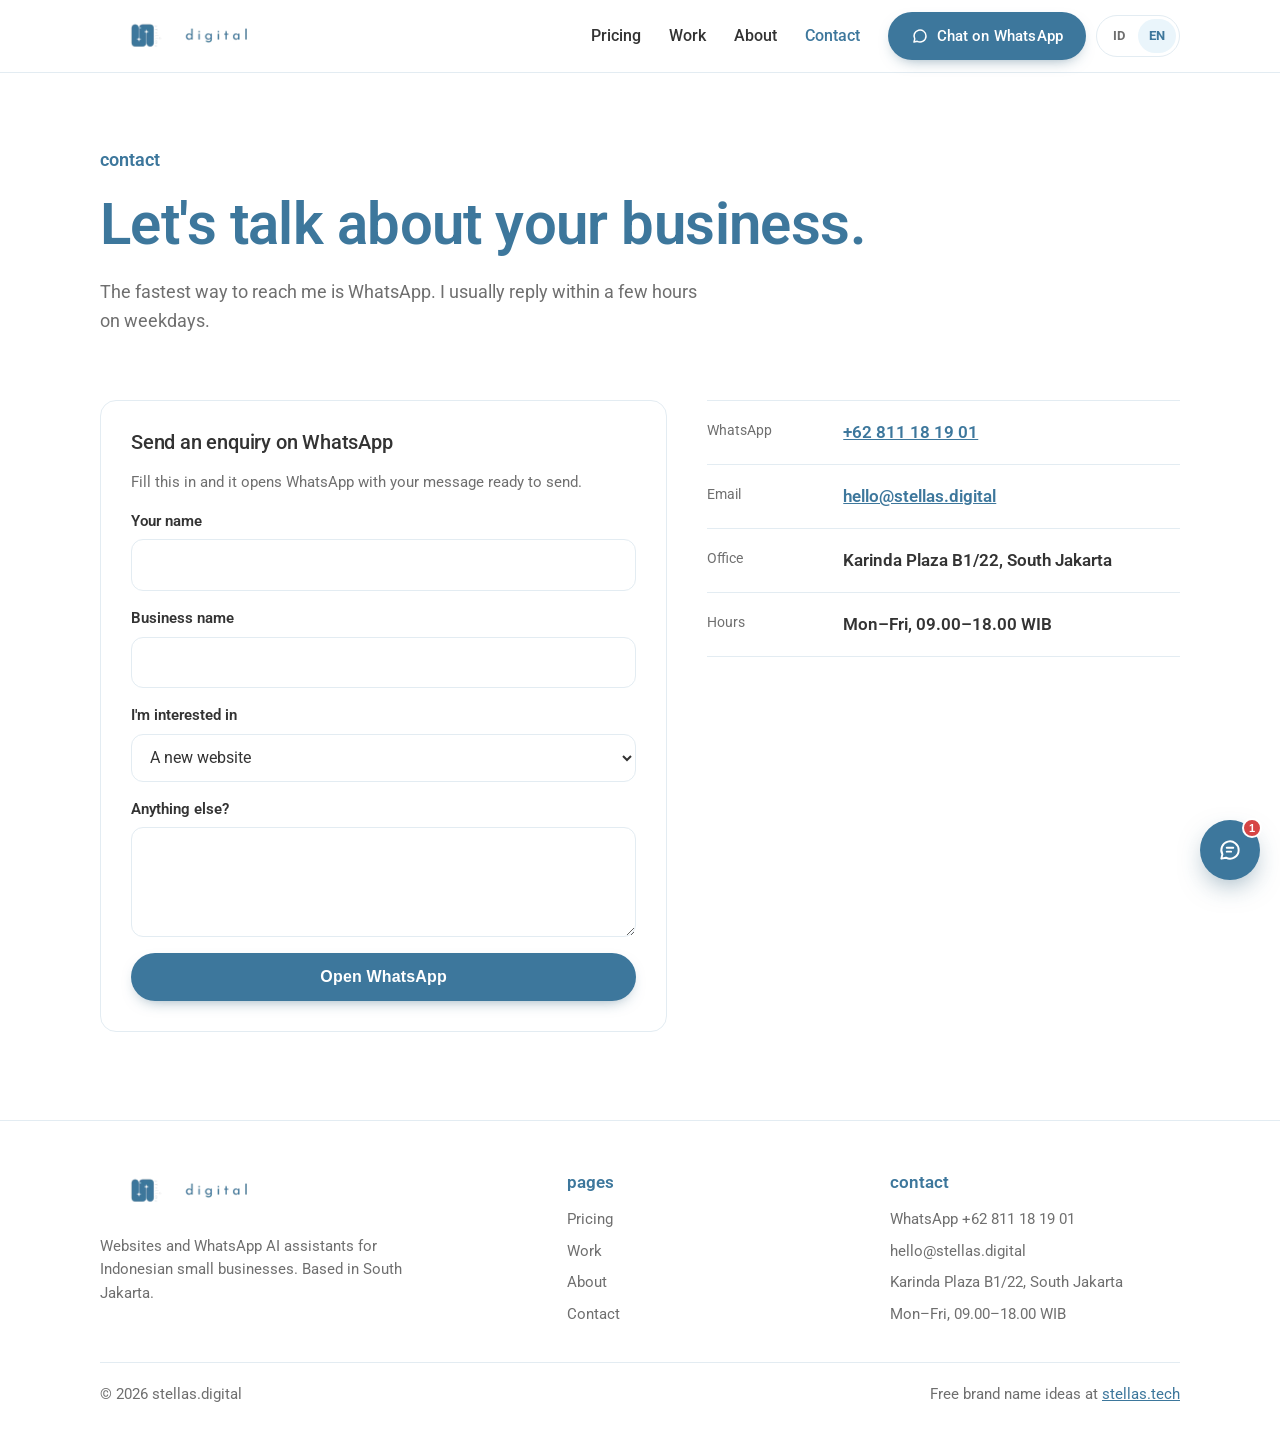
<file: contact.html>
<!doctype html>
<html lang="en">
<head>
<meta charset="utf-8">
<meta name="viewport" content="width=device-width, initial-scale=1, viewport-fit=cover">
<title>Contact · stellas.digital</title>
<meta name="description" content="Contact Stella on WhatsApp or email about a website or WhatsApp AI assistant.">
<link rel="canonical" href="https://stellas.digital/contact.html">
<link rel="alternate" hreflang="en" href="https://stellas.digital/contact.html">
<link rel="alternate" hreflang="id" href="https://stellas.digital/id/contact.html">
<link rel="alternate" hreflang="x-default" href="https://stellas.digital/contact.html">
<link rel="icon" href="data:image/svg+xml,%3Csvg xmlns='http://www.w3.org/2000/svg' viewBox='0 0 32 32'%3E%3Crect width='32' height='32' rx='9' fill='%233D779C'/%3E%3Cpath d='M16 6.5l2.3 6.1 6.2.3-4.9 3.9 1.7 6.1L16 19.4l-5.3 3.5 1.7-6.1-4.9-3.9 6.2-.3z' fill='%23FFFFFF'/%3E%3C/svg%3E">
<link rel="preconnect" href="https://fonts.googleapis.com">
<link rel="preconnect" href="https://fonts.gstatic.com" crossorigin>
<link rel="stylesheet" href="https://fonts.googleapis.com/css2?family=Roboto:wght@400;500;600;700&display=swap">
<link rel="stylesheet" href="styles.css">
</head>
<body>
<header class="site-header">
  <nav class="wrap nav" aria-label="Main">
    <a class="brand" href="index.html"><img src="images/logo.webp" alt="stellas.digital" width="112" height="32"></a>
    <div class="nav-right">
      <ul class="nav-links" id="nav-links">
        <li><a href="pricing.html">Pricing</a></li><li><a href="work.html">Work</a></li><li><a href="about.html">About</a></li><li><a href="contact.html" aria-current="page">Contact</a></li>
        <li><a class="btn btn-primary" href="https://wa.me/62811181901?text=Hi%20Stella%2C%20I%27d%20like%20a%20free%20consultation" target="_blank" rel="noopener">Chat on WhatsApp</a></li>
      </ul>
      <div class="lang-switch"><a href="id/contact.html" hreflang="id" lang="id" aria-label="Versi Bahasa Indonesia">ID</a><span aria-current="true">EN</span></div>
      <button class="nav-toggle" type="button" aria-expanded="false" aria-controls="nav-links" aria-label="Open menu">
        <svg width="20" height="20" viewBox="0 0 24 24" fill="none" stroke="currentColor" stroke-width="2" stroke-linecap="round" aria-hidden="true"><path d="M4 7h16M4 12h16M4 17h16"/></svg>
      </button>
    </div>
  </nav>
</header>
<main>
<div class="wrap page-head">
  <span class="eyebrow">Contact</span>
  <h1>Let's talk about your business.</h1>
  <p class="lede">The fastest way to reach me is WhatsApp. I usually reply within a few hours on weekdays.</p>
</div>
<section style="padding-top:40px">
  <div class="wrap contact-grid">
    <form class="wa-card" id="wa-form">
      <h3>Send an enquiry on WhatsApp</h3>
      <p class="muted" style="font-size:.95rem">Fill this in and it opens WhatsApp with your message ready to send.</p>
      <div class="field"><label for="f-name">Your name</label><input id="f-name" name="name" type="text" autocomplete="name" required></div>
      <div class="field"><label for="f-business">Business name</label><input id="f-business" name="business" type="text" autocomplete="organization"></div>
      <div class="field"><label for="f-interest">I'm interested in</label>
        <select id="f-interest" name="interest"><option>A new website</option><option>A WhatsApp AI assistant</option><option>The launch bundle</option><option>A care plan for my existing site</option><option>Not sure yet</option></select>
      </div>
      <div class="field"><label for="f-message">Anything else?</label><textarea id="f-message" name="message"></textarea></div>
      <button class="btn btn-primary" type="submit">Open WhatsApp</button>
    </form>
    <div>
      <ul class="contact-list">
        <li><span>WhatsApp</span><strong><a href="https://wa.me/62811181901?text=Hi%20Stella%2C%20I%27d%20like%20a%20free%20consultation" target="_blank" rel="noopener">+62 811 18 19 01</a></strong></li>
        <li><span>Email</span><strong><a href="mailto:hello@stellas.digital">hello@stellas.digital</a></strong></li>
        <li><span>Office</span><strong>Karinda Plaza B1/22, South Jakarta</strong></li>
        <li><span>Hours</span><strong>Mon–Fri, 09.00–18.00 WIB</strong></li>
      </ul>
    </div>
  </div>
</section>
</main>
<footer class="site-footer">
  <div class="wrap">
    <div class="footer-grid">
      <div>
        <a class="brand" href="index.html"><img src="images/logo.webp" alt="stellas.digital" width="112" height="32"></a>
        <p style="margin-top:14px;max-width:38ch">Websites and WhatsApp AI assistants for Indonesian small businesses. Based in South Jakarta.</p>
      </div>
      <div>
        <h4>Pages</h4>
        <ul>
          <li><a href="pricing.html">Pricing</a></li>
          <li><a href="work.html">Work</a></li>
          <li><a href="about.html">About</a></li>
          <li><a href="contact.html">Contact</a></li>
        </ul>
      </div>
      <div>
        <h4>Contact</h4>
        <ul>
          <li><a href="https://wa.me/62811181901?text=Hi%20Stella%2C%20I%27d%20like%20a%20free%20consultation" target="_blank" rel="noopener">WhatsApp +62 811 18 19 01</a></li>
          <li><a href="mailto:hello@stellas.digital">hello@stellas.digital</a></li>
          <li>Karinda Plaza B1/22, South Jakarta</li>
          <li>Mon–Fri, 09.00–18.00 WIB</li>
        </ul>
      </div>
    </div>
    <div class="footer-bottom">
      <span>© 2026 stellas.digital</span>
      <span>Free brand name ideas at <a href="https://stellas.tech" style="color:var(--accent)">stellas.tech</a></span>
    </div>
  </div>
</footer>
<script src="script.js"></script>
<script src="chat.js" defer></script>
</body>
</html>
</file>
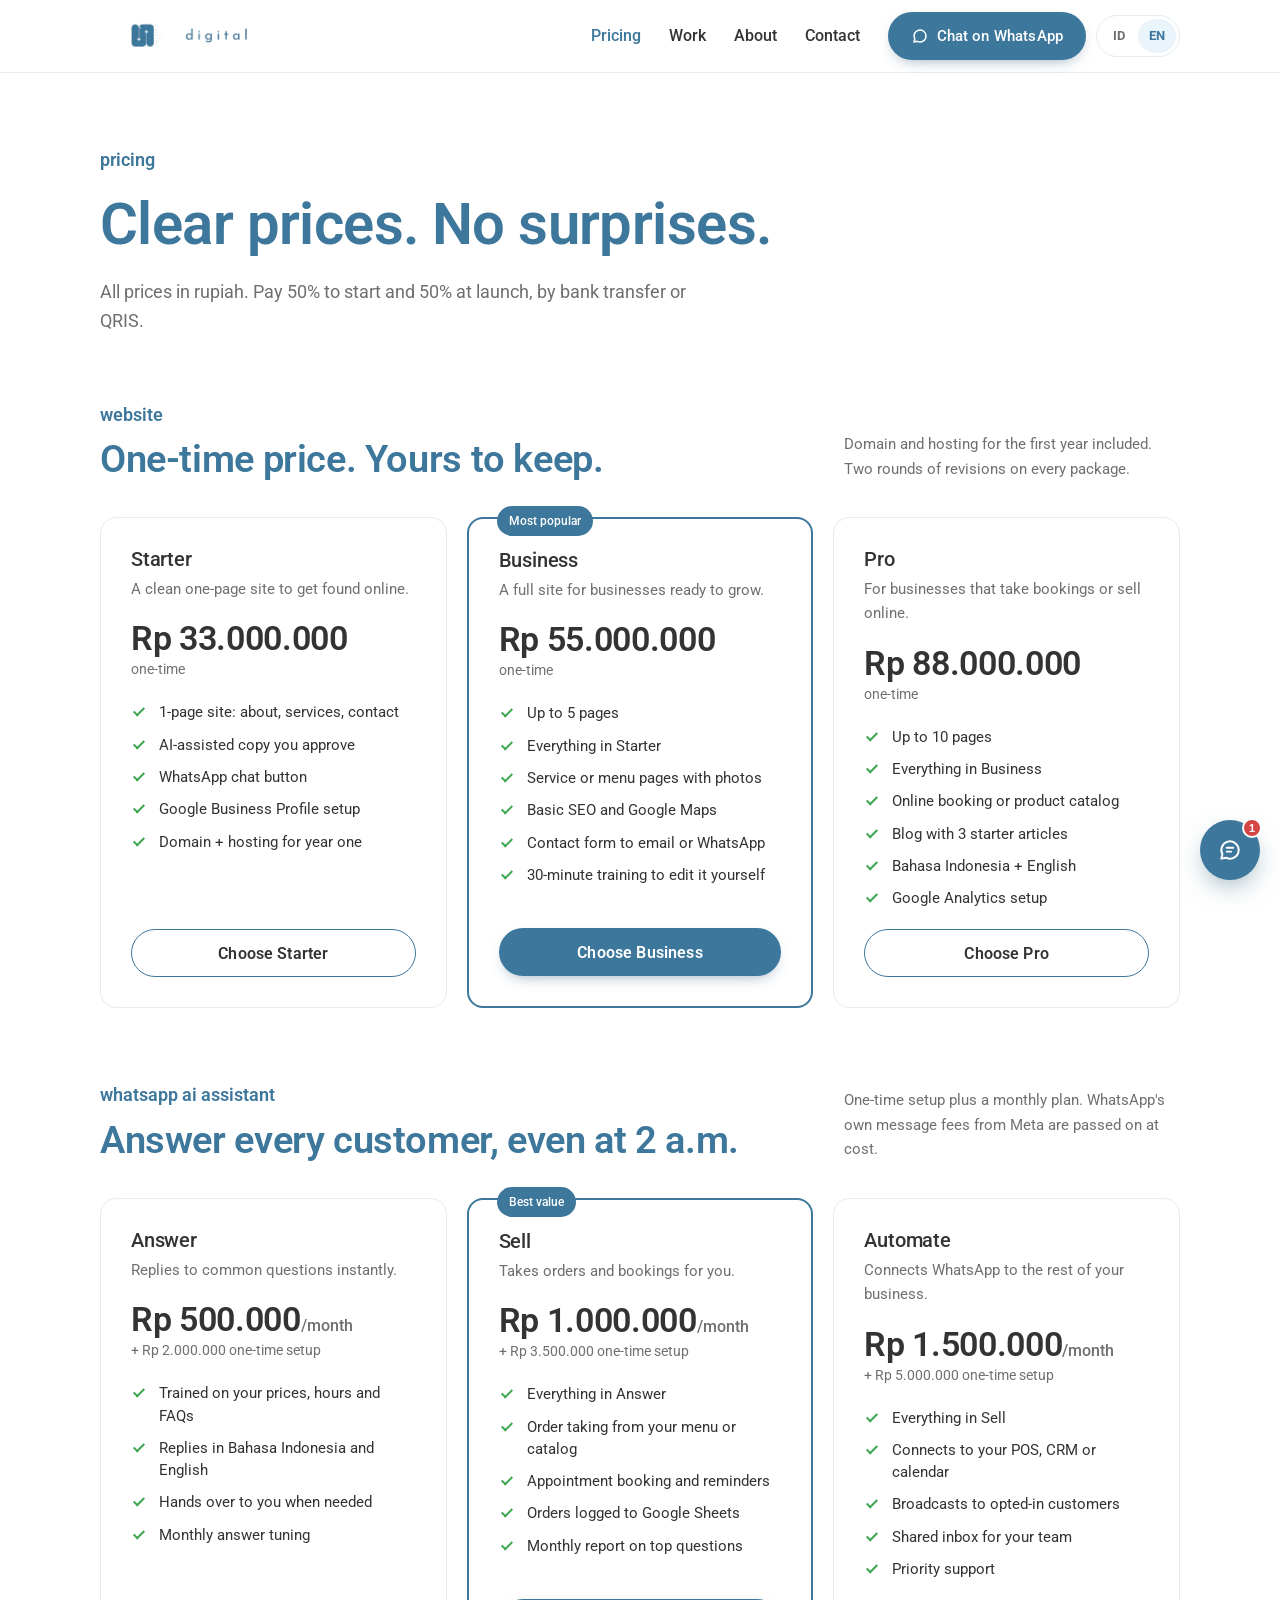
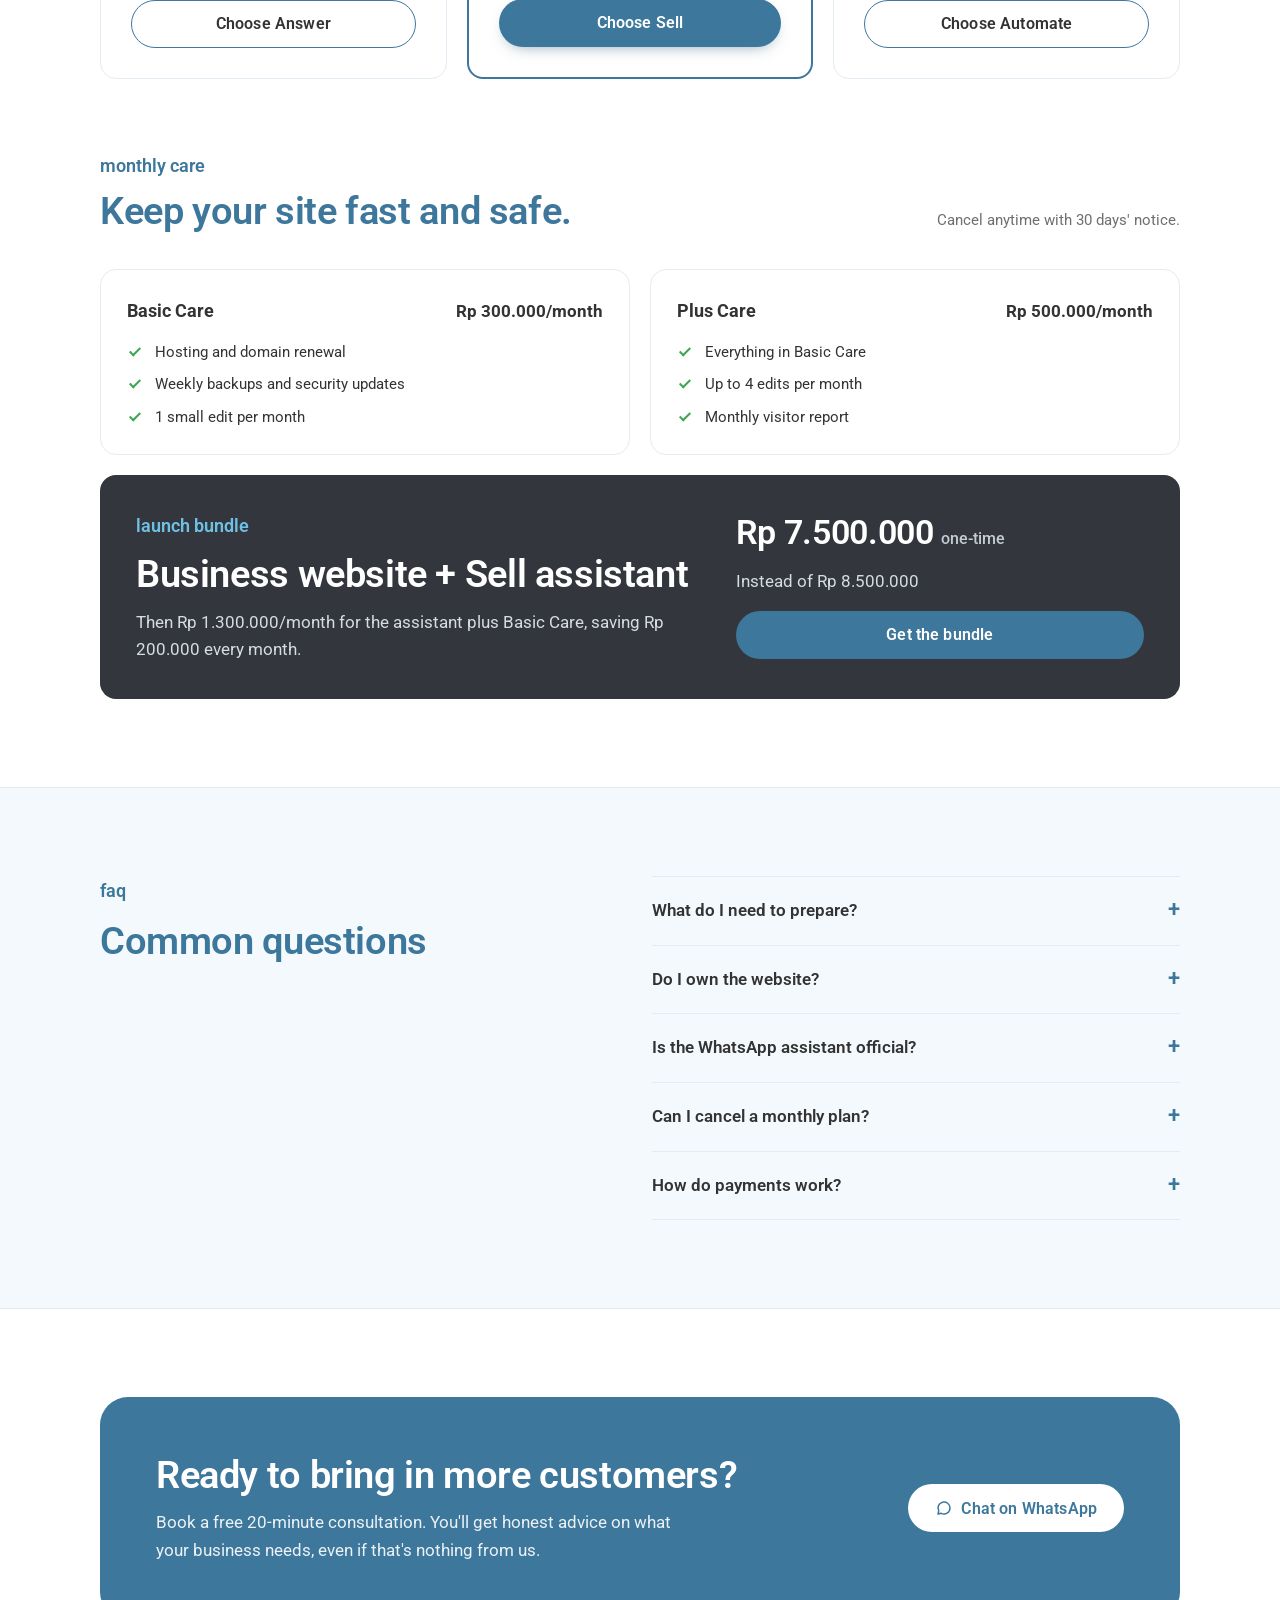
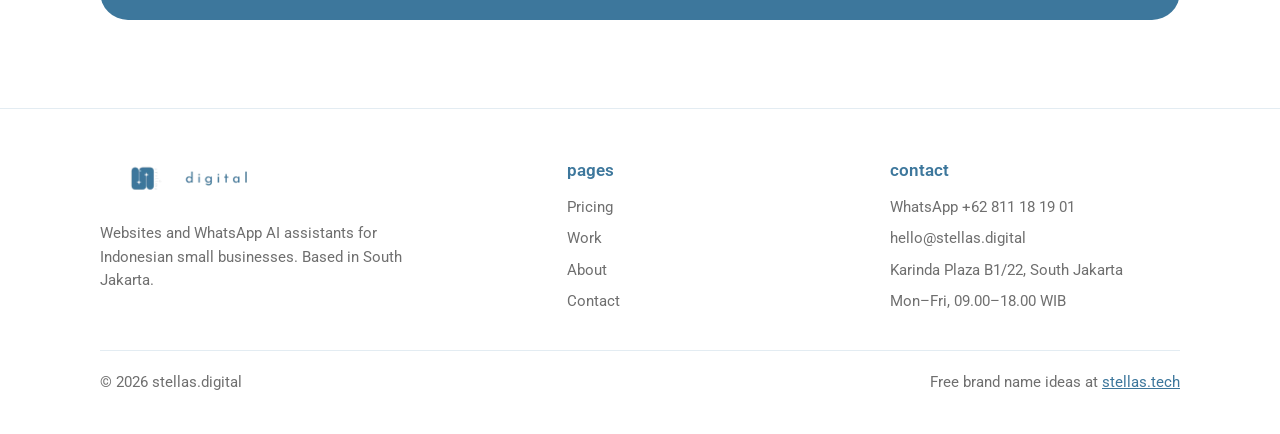
<file: pricing.html>
<!doctype html>
<html lang="en">
<head>
<meta charset="utf-8">
<meta name="viewport" content="width=device-width, initial-scale=1, viewport-fit=cover">
<title>Pricing · stellas.digital</title>
<meta name="description" content="Website, WhatsApp AI assistant and care plan prices for Indonesian small businesses, in rupiah.">
<link rel="canonical" href="https://stellas.digital/pricing.html">
<link rel="alternate" hreflang="en" href="https://stellas.digital/pricing.html">
<link rel="alternate" hreflang="id" href="https://stellas.digital/id/pricing.html">
<link rel="alternate" hreflang="x-default" href="https://stellas.digital/pricing.html">
<link rel="icon" href="data:image/svg+xml,%3Csvg xmlns='http://www.w3.org/2000/svg' viewBox='0 0 32 32'%3E%3Crect width='32' height='32' rx='9' fill='%233D779C'/%3E%3Cpath d='M16 6.5l2.3 6.1 6.2.3-4.9 3.9 1.7 6.1L16 19.4l-5.3 3.5 1.7-6.1-4.9-3.9 6.2-.3z' fill='%23FFFFFF'/%3E%3C/svg%3E">
<link rel="preconnect" href="https://fonts.googleapis.com">
<link rel="preconnect" href="https://fonts.gstatic.com" crossorigin>
<link rel="stylesheet" href="https://fonts.googleapis.com/css2?family=Roboto:wght@400;500;600;700&display=swap">
<link rel="stylesheet" href="styles.css">
</head>
<body>
<header class="site-header">
  <nav class="wrap nav" aria-label="Main">
    <a class="brand" href="index.html"><img src="images/logo.webp" alt="stellas.digital" width="112" height="32"></a>
    <div class="nav-right">
      <ul class="nav-links" id="nav-links">
        <li><a href="pricing.html" aria-current="page">Pricing</a></li><li><a href="work.html">Work</a></li><li><a href="about.html">About</a></li><li><a href="contact.html">Contact</a></li>
        <li><a class="btn btn-primary" href="https://wa.me/62811181901?text=Hi%20Stella%2C%20I%27d%20like%20a%20free%20consultation" target="_blank" rel="noopener">Chat on WhatsApp</a></li>
      </ul>
      <div class="lang-switch"><a href="id/pricing.html" hreflang="id" lang="id" aria-label="Versi Bahasa Indonesia">ID</a><span aria-current="true">EN</span></div>
      <button class="nav-toggle" type="button" aria-expanded="false" aria-controls="nav-links" aria-label="Open menu">
        <svg width="20" height="20" viewBox="0 0 24 24" fill="none" stroke="currentColor" stroke-width="2" stroke-linecap="round" aria-hidden="true"><path d="M4 7h16M4 12h16M4 17h16"/></svg>
      </button>
    </div>
  </nav>
</header>
<main>
<div class="wrap page-head">
  <span class="eyebrow">Pricing</span>
  <h1>Clear prices. No surprises.</h1>
  <p class="lede">All prices in rupiah. Pay 50% to start and 50% at launch, by bank transfer or QRIS.</p>
</div>

<section style="padding-top:40px">
  <div class="wrap">
    <div class="plan-group">
      <div class="plan-group-head">
        <div><span class="eyebrow">Website</span><h2 style="margin-top:8px">One-time price. Yours to keep.</h2></div>
        <p>Domain and hosting for the first year included. Two rounds of revisions on every package.</p>
      </div>
      <div class="plans">
        <article class="plan">
  <div class="plan-head"><h3>Starter</h3><p>A clean one-page site to get found online.</p></div>
  <div><div class="price">Rp 33.000.000</div><div class="price-sub">one-time</div></div>
  <ul class="checks"><li>1-page site: about, services, contact</li><li>AI-assisted copy you approve</li><li>WhatsApp chat button</li><li>Google Business Profile setup</li><li>Domain + hosting for year one</li></ul>
  <a class="btn btn-ghost" href="contact.html">Choose Starter</a>
</article>
        <article class="plan featured"><span class="badge">Most popular</span>
  <div class="plan-head"><h3>Business</h3><p>A full site for businesses ready to grow.</p></div>
  <div><div class="price">Rp 55.000.000</div><div class="price-sub">one-time</div></div>
  <ul class="checks"><li>Up to 5 pages</li><li>Everything in Starter</li><li>Service or menu pages with photos</li><li>Basic SEO and Google Maps</li><li>Contact form to email or WhatsApp</li><li>30-minute training to edit it yourself</li></ul>
  <a class="btn btn-primary" href="contact.html">Choose Business</a>
</article>
        <article class="plan">
  <div class="plan-head"><h3>Pro</h3><p>For businesses that take bookings or sell online.</p></div>
  <div><div class="price">Rp 88.000.000</div><div class="price-sub">one-time</div></div>
  <ul class="checks"><li>Up to 10 pages</li><li>Everything in Business</li><li>Online booking or product catalog</li><li>Blog with 3 starter articles</li><li>Bahasa Indonesia + English</li><li>Google Analytics setup</li></ul>
  <a class="btn btn-ghost" href="contact.html">Choose Pro</a>
</article>
      </div>
    </div>

    <div class="plan-group">
      <div class="plan-group-head">
        <div><span class="eyebrow">WhatsApp AI assistant</span><h2 style="margin-top:8px">Answer every customer, even at 2 a.m.</h2></div>
        <p>One-time setup plus a monthly plan. WhatsApp's own message fees from Meta are passed on at cost.</p>
      </div>
      <div class="plans">
        <article class="plan">
  <div class="plan-head"><h3>Answer</h3><p>Replies to common questions instantly.</p></div>
  <div><div class="price">Rp 500.000<small>/month</small></div><div class="price-sub">+ Rp 2.000.000 one-time setup</div></div>
  <ul class="checks"><li>Trained on your prices, hours and FAQs</li><li>Replies in Bahasa Indonesia and English</li><li>Hands over to you when needed</li><li>Monthly answer tuning</li></ul>
  <a class="btn btn-ghost" href="contact.html">Choose Answer</a>
</article>
        <article class="plan featured"><span class="badge">Best value</span>
  <div class="plan-head"><h3>Sell</h3><p>Takes orders and bookings for you.</p></div>
  <div><div class="price">Rp 1.000.000<small>/month</small></div><div class="price-sub">+ Rp 3.500.000 one-time setup</div></div>
  <ul class="checks"><li>Everything in Answer</li><li>Order taking from your menu or catalog</li><li>Appointment booking and reminders</li><li>Orders logged to Google Sheets</li><li>Monthly report on top questions</li></ul>
  <a class="btn btn-primary" href="contact.html">Choose Sell</a>
</article>
        <article class="plan">
  <div class="plan-head"><h3>Automate</h3><p>Connects WhatsApp to the rest of your business.</p></div>
  <div><div class="price">Rp 1.500.000<small>/month</small></div><div class="price-sub">+ Rp 5.000.000 one-time setup</div></div>
  <ul class="checks"><li>Everything in Sell</li><li>Connects to your POS, CRM or calendar</li><li>Broadcasts to opted-in customers</li><li>Shared inbox for your team</li><li>Priority support</li></ul>
  <a class="btn btn-ghost" href="contact.html">Choose Automate</a>
</article>
      </div>
    </div>

    <div class="plan-group">
      <div class="plan-group-head">
        <div><span class="eyebrow">Monthly care</span><h2 style="margin-top:8px">Keep your site fast and safe.</h2></div>
        <p>Cancel anytime with 30 days' notice.</p>
      </div>
      <div class="care">
        <div class="care-card"><div class="care-top"><strong>Basic Care</strong><span>Rp 300.000/month</span></div><ul class="checks"><li>Hosting and domain renewal</li><li>Weekly backups and security updates</li><li>1 small edit per month</li></ul></div>
        <div class="care-card"><div class="care-top"><strong>Plus Care</strong><span>Rp 500.000/month</span></div><ul class="checks"><li>Everything in Basic Care</li><li>Up to 4 edits per month</li><li>Monthly visitor report</li></ul></div>
      </div>
      <div class="bundle">
        <div style="display:flex;flex-direction:column;gap:12px">
          <span class="eyebrow">Launch bundle</span>
          <h2>Business website + Sell assistant</h2>
          <p>Then Rp 1.300.000/month for the assistant plus Basic Care, saving Rp 200.000 every month.</p>
        </div>
        <div style="display:flex;flex-direction:column;gap:16px">
          <div class="price">Rp 7.500.000 <small>one-time</small></div>
          <p class="num">Instead of Rp 8.500.000</p>
          <a class="btn btn-star" href="contact.html">Get the bundle</a>
        </div>
      </div>
    </div>
  </div>
</section>

<section class="band">
  <div class="wrap grid-2" style="align-items:start">
    <div class="section-head" style="margin:0"><span class="eyebrow">FAQ</span><h2>Common questions</h2></div>
    <div class="faq">
      <details><summary>What do I need to prepare?</summary><p>Your logo, some photos and your list of services or products with prices. I write the text with AI help, and you approve every word.</p></details>
      <details><summary>Do I own the website?</summary><p>Yes. The domain is registered in your name, and if you ever leave, I hand over every file and login.</p></details>
      <details><summary>Is the WhatsApp assistant official?</summary><p>Yes. It runs on the official WhatsApp Business Platform, so your number stays safe. Meta charges small per-conversation fees, which I pass on at cost.</p></details>
      <details><summary>Can I cancel a monthly plan?</summary><p>Anytime, with 30 days' notice. No long contracts.</p></details>
      <details><summary>How do payments work?</summary><p>50% to start and 50% at launch, by bank transfer or QRIS. Monthly plans are billed at the start of each month.</p></details>
    </div>
  </div>
</section>
<section>
  <div class="wrap">
    <div class="cta">
      <div>
        <h2>Ready to bring in more customers?</h2>
        <p>Book a free 20-minute consultation. You'll get honest advice on what your business needs, even if that's nothing from us.</p>
      </div>
      <a class="btn btn-star" href="https://wa.me/62811181901?text=Hi%20Stella%2C%20I%27d%20like%20a%20free%20consultation" target="_blank" rel="noopener">Chat on WhatsApp</a>
    </div>
  </div>
</section>
</main>
<footer class="site-footer">
  <div class="wrap">
    <div class="footer-grid">
      <div>
        <a class="brand" href="index.html"><img src="images/logo.webp" alt="stellas.digital" width="112" height="32"></a>
        <p style="margin-top:14px;max-width:38ch">Websites and WhatsApp AI assistants for Indonesian small businesses. Based in South Jakarta.</p>
      </div>
      <div>
        <h4>Pages</h4>
        <ul>
          <li><a href="pricing.html">Pricing</a></li>
          <li><a href="work.html">Work</a></li>
          <li><a href="about.html">About</a></li>
          <li><a href="contact.html">Contact</a></li>
        </ul>
      </div>
      <div>
        <h4>Contact</h4>
        <ul>
          <li><a href="https://wa.me/62811181901?text=Hi%20Stella%2C%20I%27d%20like%20a%20free%20consultation" target="_blank" rel="noopener">WhatsApp +62 811 18 19 01</a></li>
          <li><a href="mailto:hello@stellas.digital">hello@stellas.digital</a></li>
          <li>Karinda Plaza B1/22, South Jakarta</li>
          <li>Mon–Fri, 09.00–18.00 WIB</li>
        </ul>
      </div>
    </div>
    <div class="footer-bottom">
      <span>© 2026 stellas.digital</span>
      <span>Free brand name ideas at <a href="https://stellas.tech" style="color:var(--accent)">stellas.tech</a></span>
    </div>
  </div>
</footer>
<script src="script.js"></script>
<script src="chat.js" defer></script>
</body>
</html>
</file>
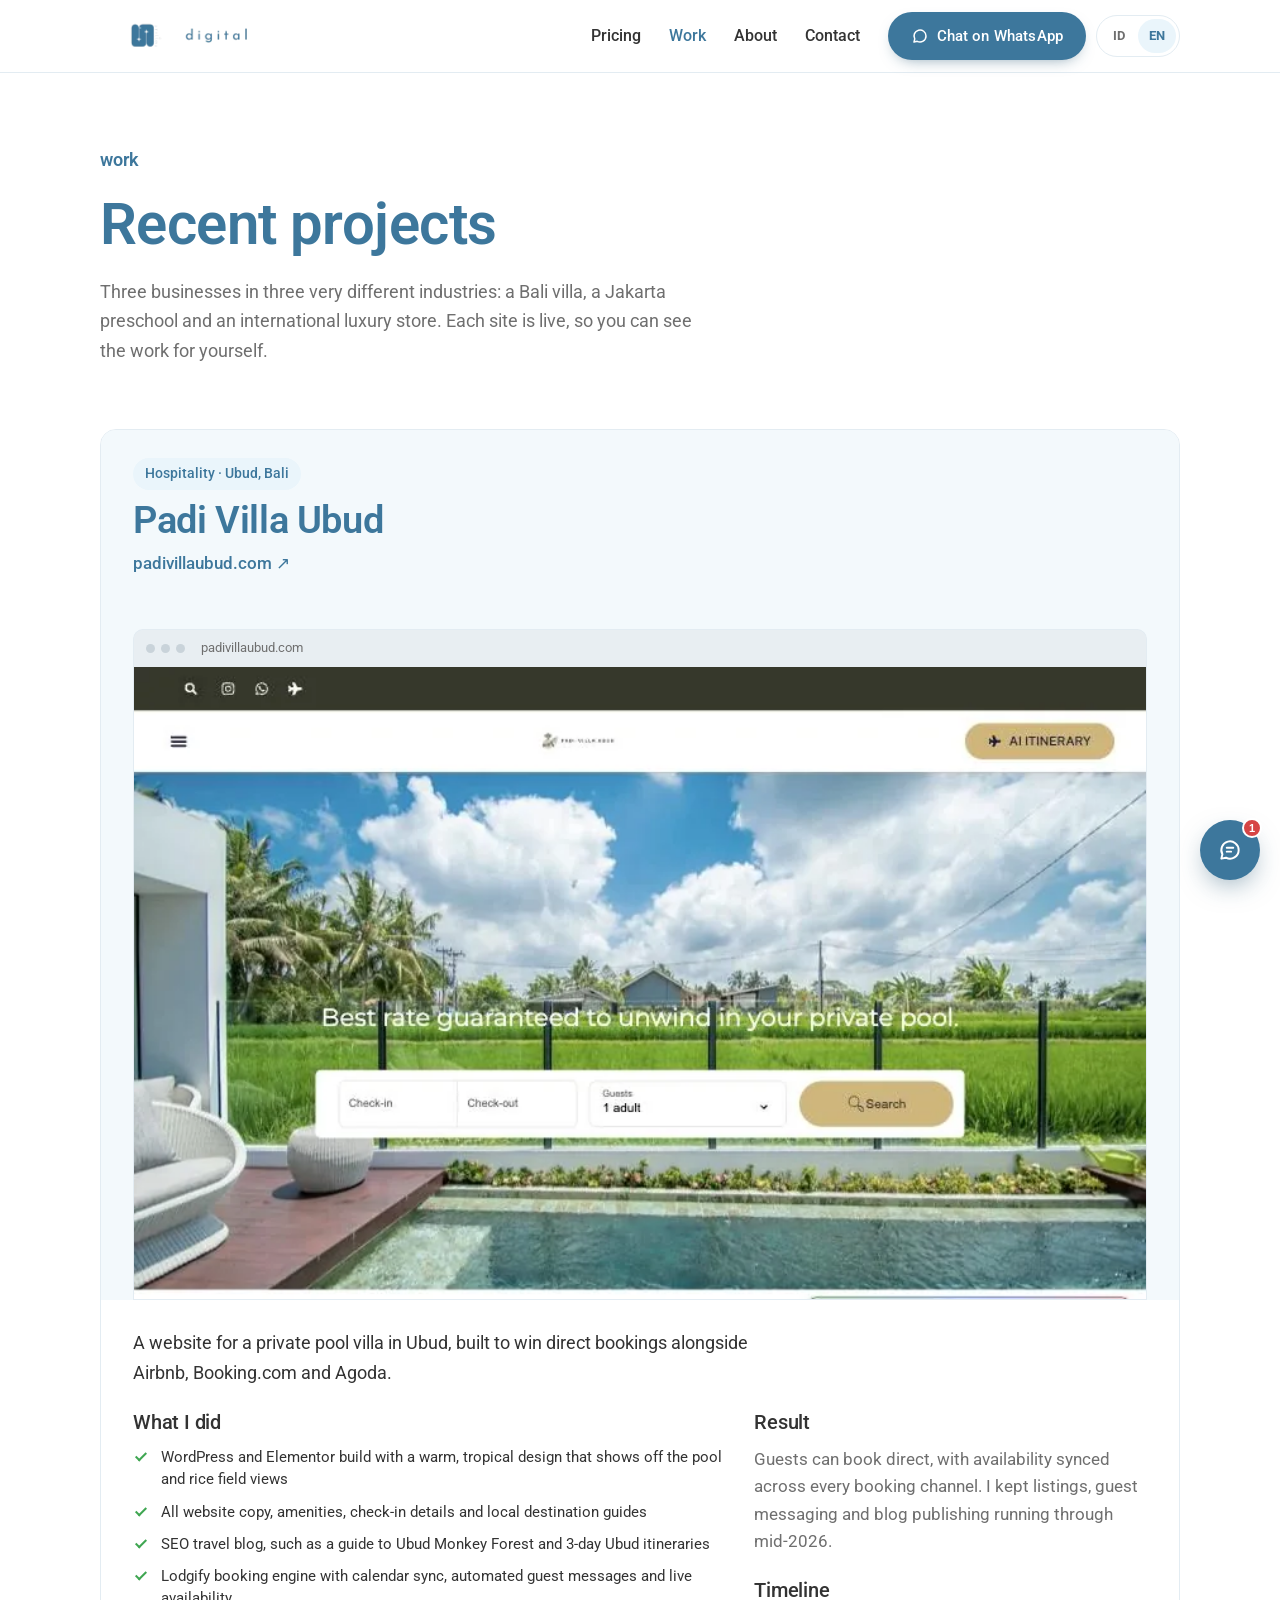
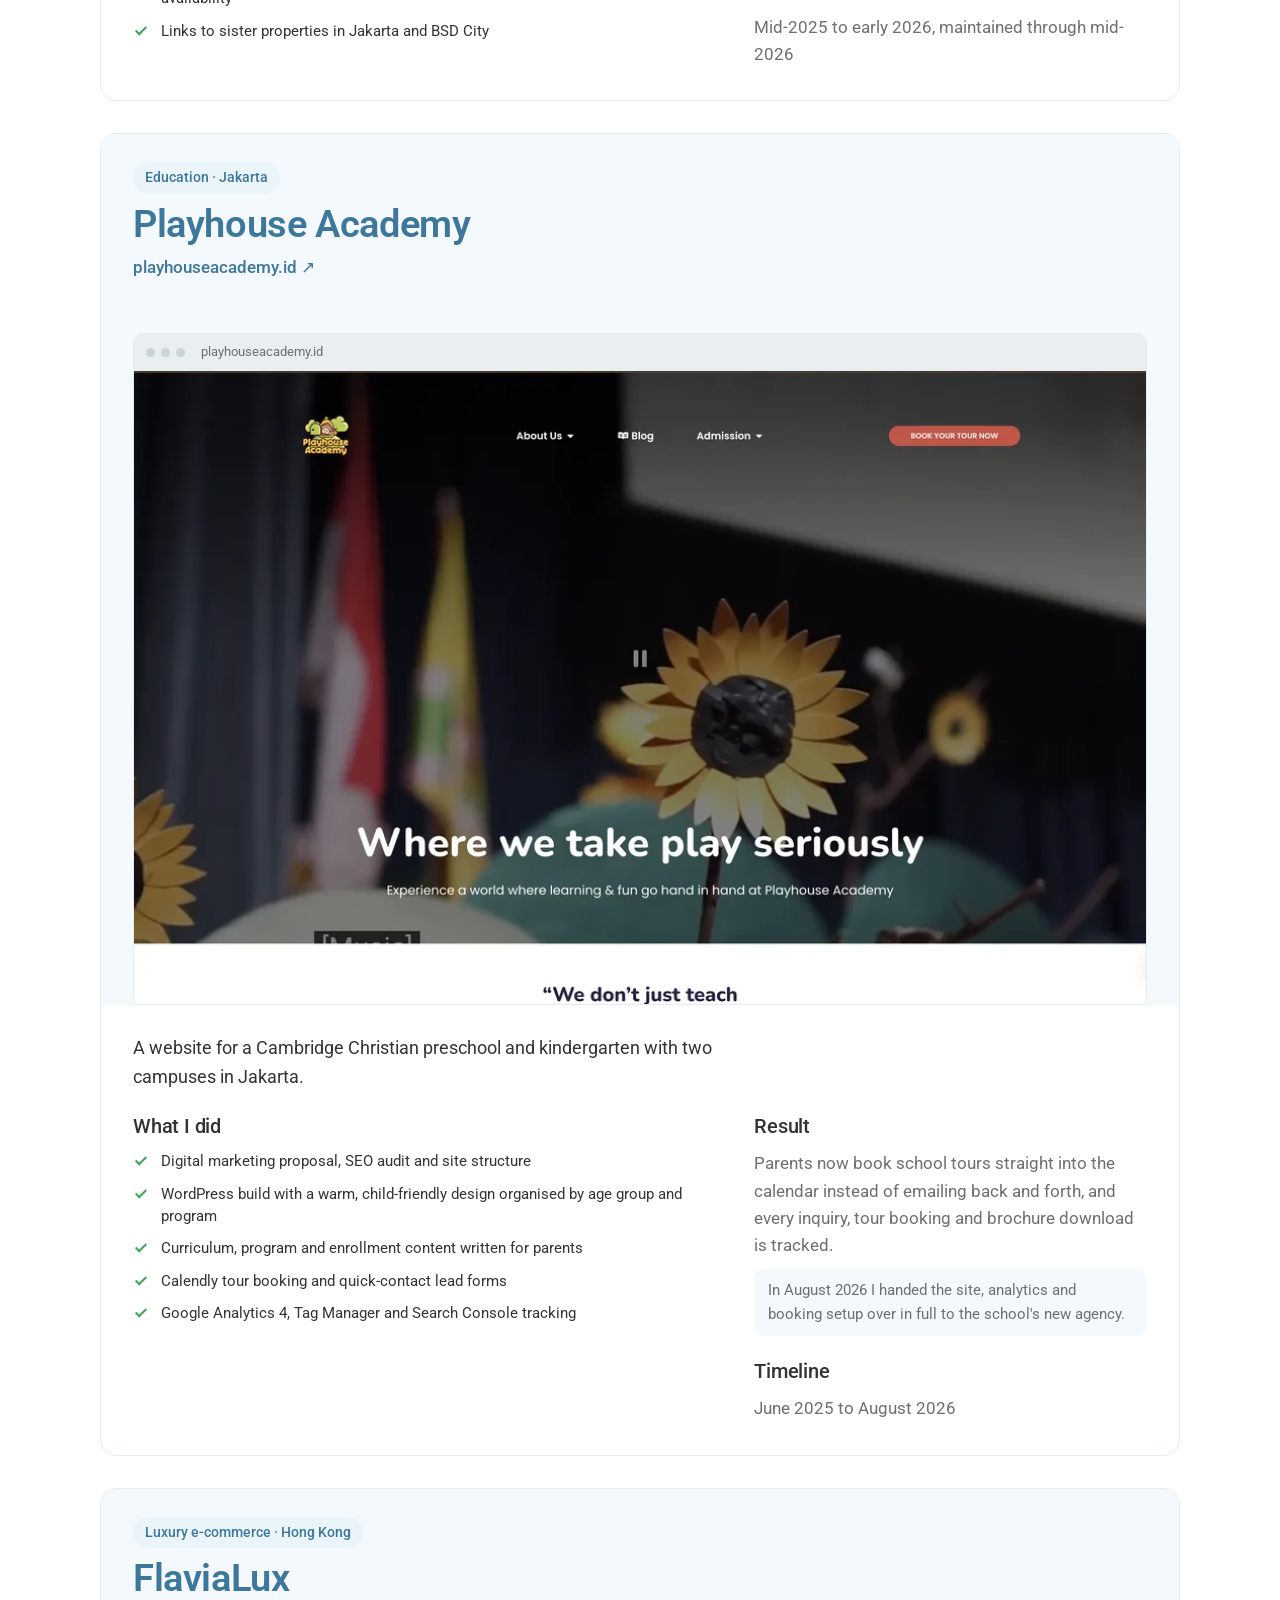
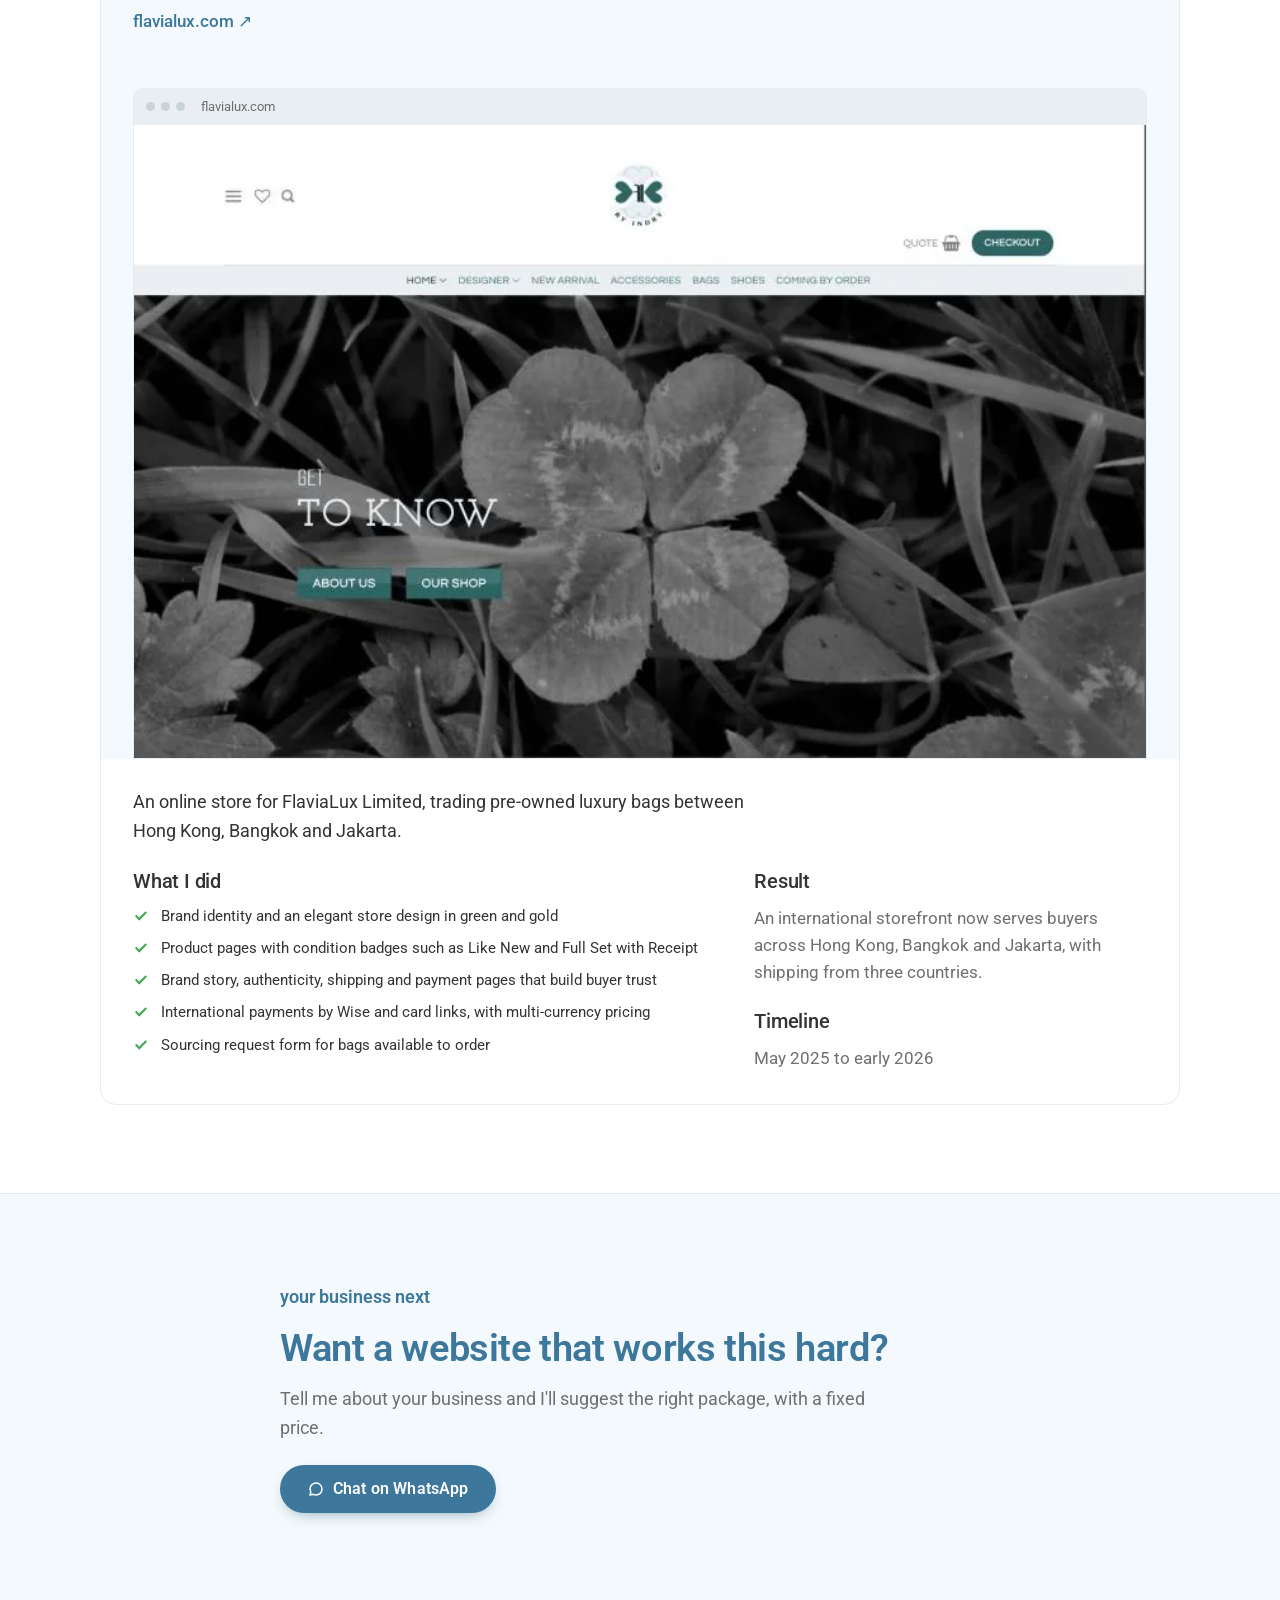
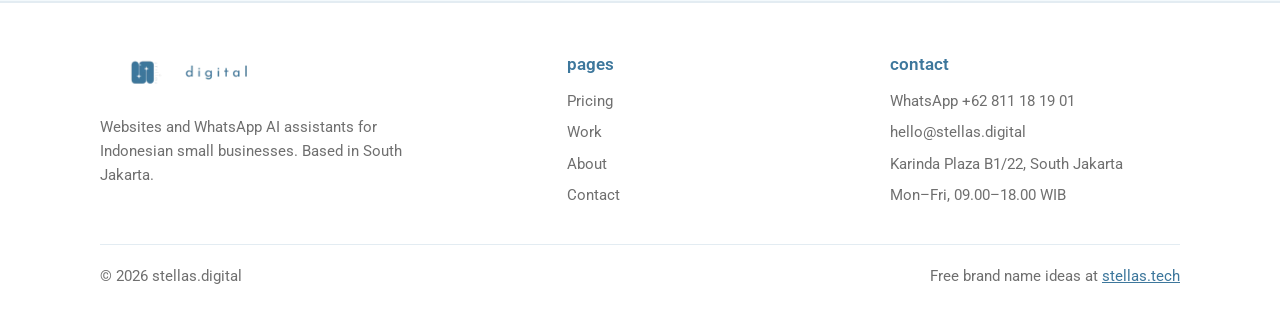
<file: work.html>
<!doctype html>
<html lang="en">
<head>
<meta charset="utf-8">
<meta name="viewport" content="width=device-width, initial-scale=1, viewport-fit=cover">
<title>Work · stellas.digital</title>
<meta name="description" content="Case studies: Padi Villa Ubud, Playhouse Academy and FlaviaLux.">
<link rel="canonical" href="https://stellas.digital/work.html">
<link rel="alternate" hreflang="en" href="https://stellas.digital/work.html">
<link rel="alternate" hreflang="id" href="https://stellas.digital/id/work.html">
<link rel="alternate" hreflang="x-default" href="https://stellas.digital/work.html">
<link rel="icon" href="data:image/svg+xml,%3Csvg xmlns='http://www.w3.org/2000/svg' viewBox='0 0 32 32'%3E%3Crect width='32' height='32' rx='9' fill='%233D779C'/%3E%3Cpath d='M16 6.5l2.3 6.1 6.2.3-4.9 3.9 1.7 6.1L16 19.4l-5.3 3.5 1.7-6.1-4.9-3.9 6.2-.3z' fill='%23FFFFFF'/%3E%3C/svg%3E">
<link rel="preconnect" href="https://fonts.googleapis.com">
<link rel="preconnect" href="https://fonts.gstatic.com" crossorigin>
<link rel="stylesheet" href="https://fonts.googleapis.com/css2?family=Roboto:wght@400;500;600;700&display=swap">
<link rel="stylesheet" href="styles.css">
</head>
<body>
<header class="site-header">
  <nav class="wrap nav" aria-label="Main">
    <a class="brand" href="index.html"><img src="images/logo.webp" alt="stellas.digital" width="112" height="32"></a>
    <div class="nav-right">
      <ul class="nav-links" id="nav-links">
        <li><a href="pricing.html">Pricing</a></li><li><a href="work.html" aria-current="page">Work</a></li><li><a href="about.html">About</a></li><li><a href="contact.html">Contact</a></li>
        <li><a class="btn btn-primary" href="https://wa.me/62811181901?text=Hi%20Stella%2C%20I%27d%20like%20a%20free%20consultation" target="_blank" rel="noopener">Chat on WhatsApp</a></li>
      </ul>
      <div class="lang-switch"><a href="id/work.html" hreflang="id" lang="id" aria-label="Versi Bahasa Indonesia">ID</a><span aria-current="true">EN</span></div>
      <button class="nav-toggle" type="button" aria-expanded="false" aria-controls="nav-links" aria-label="Open menu">
        <svg width="20" height="20" viewBox="0 0 24 24" fill="none" stroke="currentColor" stroke-width="2" stroke-linecap="round" aria-hidden="true"><path d="M4 7h16M4 12h16M4 17h16"/></svg>
      </button>
    </div>
  </nav>
</header>
<main>
<div class="wrap page-head">
  <span class="eyebrow">Work</span>
  <h1>Recent projects</h1>
  <p class="lede">Three businesses in three very different industries: a Bali villa, a Jakarta preschool and an international luxury store. Each site is live, so you can see the work for yourself.</p>
</div>
<section style="padding-top:40px">
  <div class="wrap cases">
    <article class="case" id="padi-villa">
  <div class="case-head">
    <span class="tag">Hospitality · Ubud, Bali</span>
    <h2>Padi Villa Ubud</h2>
    <a class="case-link" href="https://padivillaubud.com" target="_blank" rel="noopener">padivillaubud.com ↗</a>
  </div>
  <figure class="case-shot">
    <div class="browser-bar" aria-hidden="true"><span></span><span></span><span></span><em>padivillaubud.com</em></div>
    <img src="images/work/padi-villa.webp" alt="Homepage of Padi Villa Ubud" width="800" height="500" loading="lazy">
  </figure>
  <div class="case-body">
    <p class="lede" style="color:var(--ink)">A website for a private pool villa in Ubud, built to win direct bookings alongside Airbnb, Booking.com and Agoda.</p>
    <div class="case-cols">
      <div><h3>What I did</h3><ul class="checks"><li>WordPress and Elementor build with a warm, tropical design that shows off the pool and rice field views</li><li>All website copy, amenities, check-in details and local destination guides</li><li>SEO travel blog, such as a guide to Ubud Monkey Forest and 3-day Ubud itineraries</li><li>Lodgify booking engine with calendar sync, automated guest messages and live availability</li><li>Links to sister properties in Jakarta and BSD City</li></ul></div>
      <div class="case-side">
        <div><h3>Result</h3><p class="muted">Guests can book direct, with availability synced across every booking channel. I kept listings, guest messaging and blog publishing running through mid-2026.</p></div>
        <div><h3>Timeline</h3><p class="muted num">Mid-2025 to early 2026, maintained through mid-2026</p></div>
      </div>
    </div>
  </div>
</article>

    <article class="case" id="playhouse-academy">
  <div class="case-head">
    <span class="tag">Education · Jakarta</span>
    <h2>Playhouse Academy</h2>
    <a class="case-link" href="https://playhouseacademy.id" target="_blank" rel="noopener">playhouseacademy.id ↗</a>
  </div>
  <figure class="case-shot">
    <div class="browser-bar" aria-hidden="true"><span></span><span></span><span></span><em>playhouseacademy.id</em></div>
    <img src="images/work/playhouse-academy.webp" alt="Homepage of Playhouse Academy" width="800" height="500" loading="lazy">
  </figure>
  <div class="case-body">
    <p class="lede" style="color:var(--ink)">A website for a Cambridge Christian preschool and kindergarten with two campuses in Jakarta.</p>
    <div class="case-cols">
      <div><h3>What I did</h3><ul class="checks"><li>Digital marketing proposal, SEO audit and site structure</li><li>WordPress build with a warm, child-friendly design organised by age group and program</li><li>Curriculum, program and enrollment content written for parents</li><li>Calendly tour booking and quick-contact lead forms</li><li>Google Analytics 4, Tag Manager and Search Console tracking</li></ul></div>
      <div class="case-side">
        <div><h3>Result</h3><p class="muted">Parents now book school tours straight into the calendar instead of emailing back and forth, and every inquiry, tour booking and brochure download is tracked.</p><p class="case-note">In August 2026 I handed the site, analytics and booking setup over in full to the school's new agency.</p></div>
        <div><h3>Timeline</h3><p class="muted num">June 2025 to August 2026</p></div>
      </div>
    </div>
  </div>
</article>

    <article class="case" id="flavialux">
  <div class="case-head">
    <span class="tag">Luxury e-commerce · Hong Kong</span>
    <h2>FlaviaLux</h2>
    <a class="case-link" href="https://flavialux.com" target="_blank" rel="noopener">flavialux.com ↗</a>
  </div>
  <figure class="case-shot">
    <div class="browser-bar" aria-hidden="true"><span></span><span></span><span></span><em>flavialux.com</em></div>
    <img src="images/work/flavialux.webp" alt="Homepage of FlaviaLux" width="800" height="500" loading="lazy">
  </figure>
  <div class="case-body">
    <p class="lede" style="color:var(--ink)">An online store for FlaviaLux Limited, trading pre-owned luxury bags between Hong Kong, Bangkok and Jakarta.</p>
    <div class="case-cols">
      <div><h3>What I did</h3><ul class="checks"><li>Brand identity and an elegant store design in green and gold</li><li>Product pages with condition badges such as Like New and Full Set with Receipt</li><li>Brand story, authenticity, shipping and payment pages that build buyer trust</li><li>International payments by Wise and card links, with multi-currency pricing</li><li>Sourcing request form for bags available to order</li></ul></div>
      <div class="case-side">
        <div><h3>Result</h3><p class="muted">An international storefront now serves buyers across Hong Kong, Bangkok and Jakarta, with shipping from three countries.</p></div>
        <div><h3>Timeline</h3><p class="muted num">May 2025 to early 2026</p></div>
      </div>
    </div>
  </div>
</article>
  </div>
</section>
<section class="band">
  <div class="wrap" style="display:flex;flex-direction:column;gap:14px;max-width:760px">
    <span class="eyebrow">Your business next</span>
    <h2>Want a website that works this hard?</h2>
    <p class="lede">Tell me about your business and I'll suggest the right package, with a fixed price.</p>
    <div class="btn-row" style="margin-top:8px"><a class="btn btn-primary" href="https://wa.me/62811181901?text=Hi%20Stella%2C%20I%27d%20like%20a%20free%20consultation" target="_blank" rel="noopener">Chat on WhatsApp</a></div>
  </div>
</section>
</main>
<footer class="site-footer">
  <div class="wrap">
    <div class="footer-grid">
      <div>
        <a class="brand" href="index.html"><img src="images/logo.webp" alt="stellas.digital" width="112" height="32"></a>
        <p style="margin-top:14px;max-width:38ch">Websites and WhatsApp AI assistants for Indonesian small businesses. Based in South Jakarta.</p>
      </div>
      <div>
        <h4>Pages</h4>
        <ul>
          <li><a href="pricing.html">Pricing</a></li>
          <li><a href="work.html">Work</a></li>
          <li><a href="about.html">About</a></li>
          <li><a href="contact.html">Contact</a></li>
        </ul>
      </div>
      <div>
        <h4>Contact</h4>
        <ul>
          <li><a href="https://wa.me/62811181901?text=Hi%20Stella%2C%20I%27d%20like%20a%20free%20consultation" target="_blank" rel="noopener">WhatsApp +62 811 18 19 01</a></li>
          <li><a href="mailto:hello@stellas.digital">hello@stellas.digital</a></li>
          <li>Karinda Plaza B1/22, South Jakarta</li>
          <li>Mon–Fri, 09.00–18.00 WIB</li>
        </ul>
      </div>
    </div>
    <div class="footer-bottom">
      <span>© 2026 stellas.digital</span>
      <span>Free brand name ideas at <a href="https://stellas.tech" style="color:var(--accent)">stellas.tech</a></span>
    </div>
  </div>
</footer>
<script src="script.js"></script>
<script src="chat.js" defer></script>
</body>
</html>
</file>
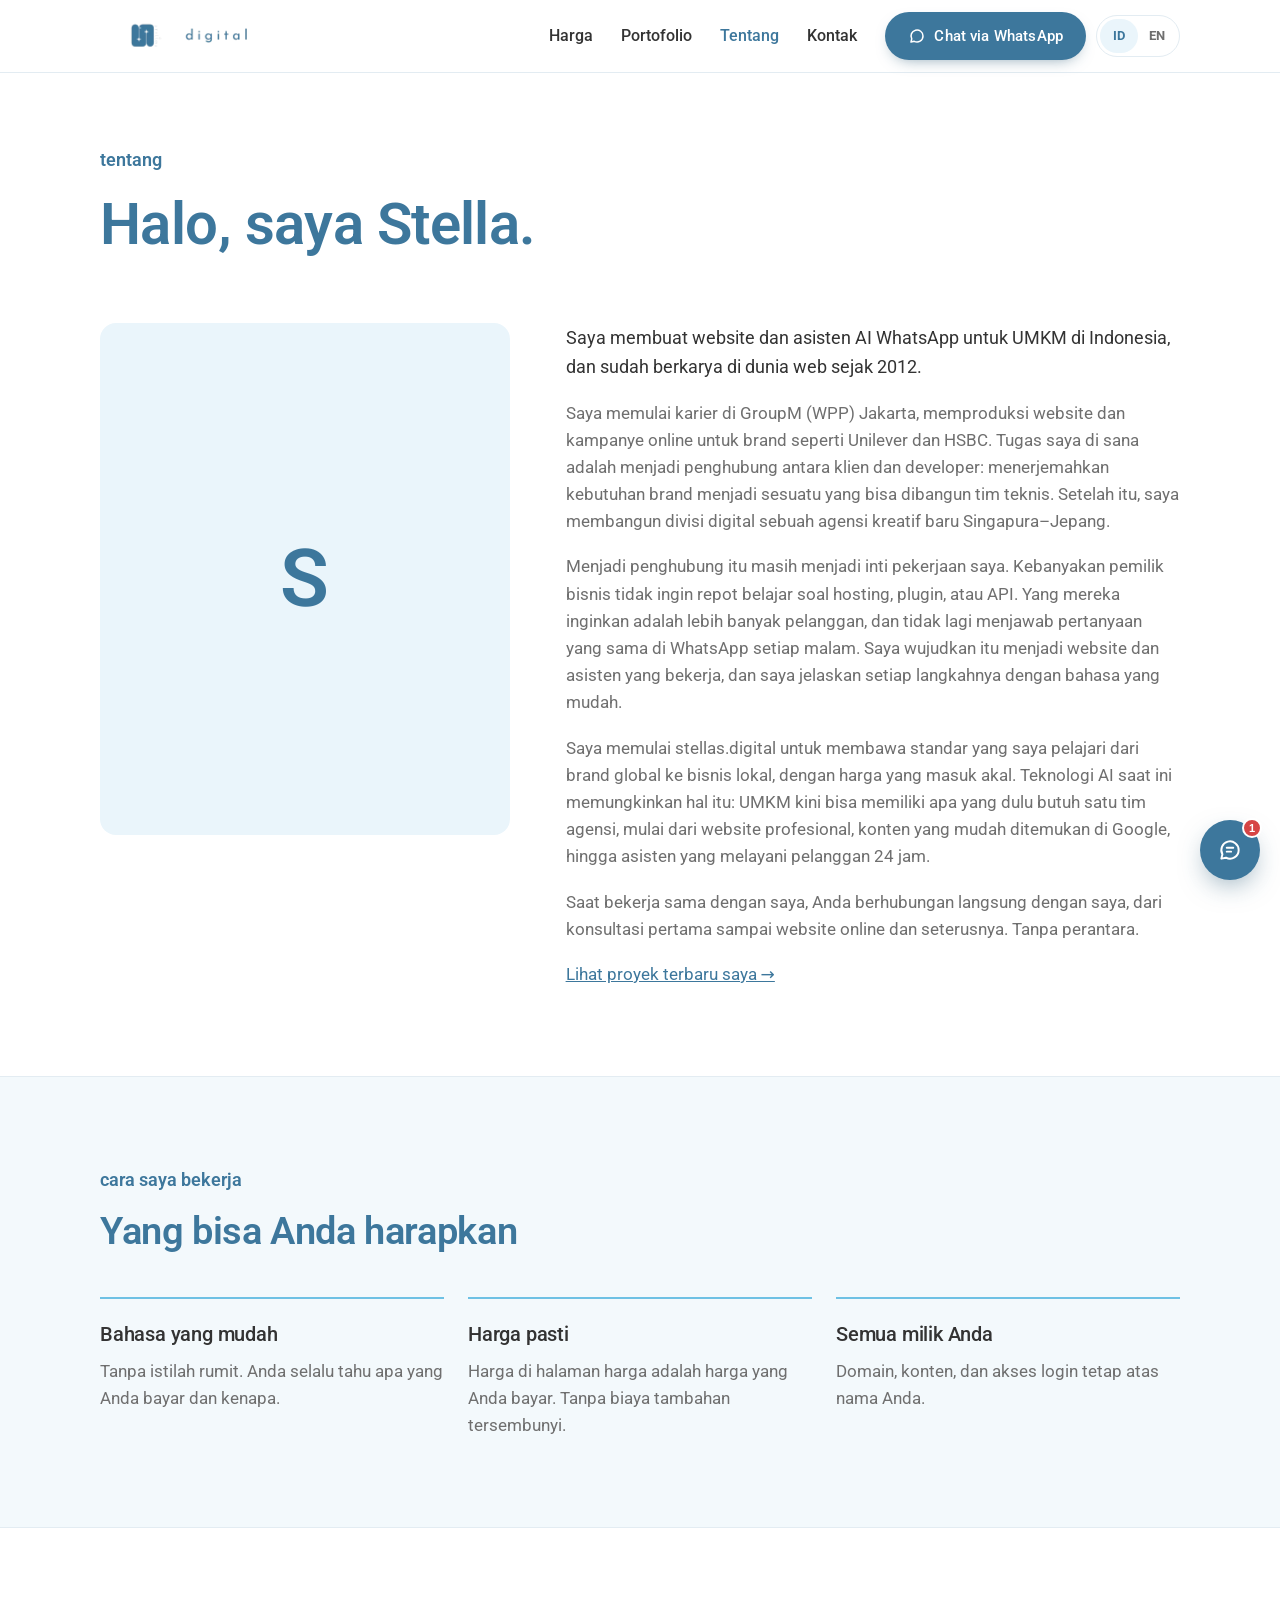
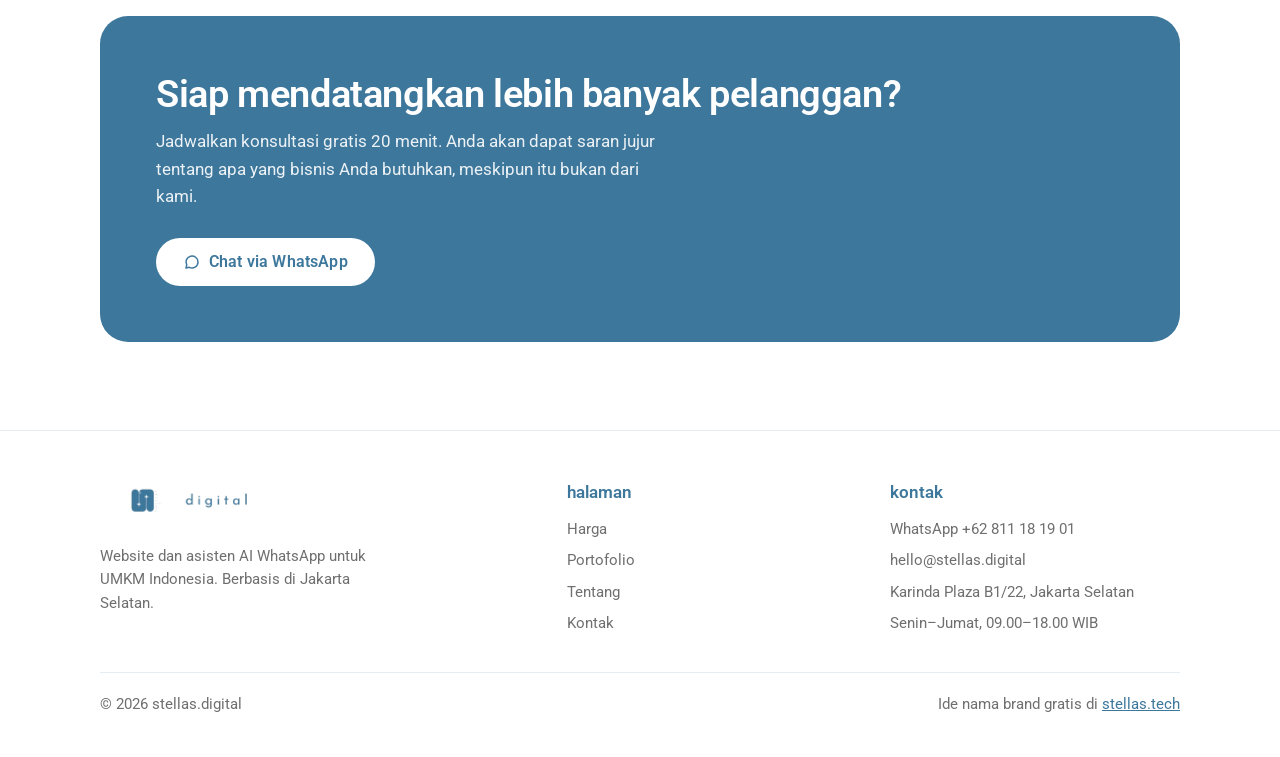
<file: id/about.html>
<!doctype html>
<html lang="id">
<head>
<meta charset="utf-8">
<meta name="viewport" content="width=device-width, initial-scale=1, viewport-fit=cover">
<title>Tentang · stellas.digital</title>
<meta name="description" content="Stella membuat website dan asisten AI WhatsApp untuk UMKM di Jakarta.">
<link rel="canonical" href="https://stellas.digital/id/about.html">
<link rel="alternate" hreflang="en" href="https://stellas.digital/about.html">
<link rel="alternate" hreflang="id" href="https://stellas.digital/id/about.html">
<link rel="alternate" hreflang="x-default" href="https://stellas.digital/about.html">
<link rel="icon" href="data:image/svg+xml,%3Csvg xmlns='http://www.w3.org/2000/svg' viewBox='0 0 32 32'%3E%3Crect width='32' height='32' rx='9' fill='%233D779C'/%3E%3Cpath d='M16 6.5l2.3 6.1 6.2.3-4.9 3.9 1.7 6.1L16 19.4l-5.3 3.5 1.7-6.1-4.9-3.9 6.2-.3z' fill='%23FFFFFF'/%3E%3C/svg%3E">
<link rel="preconnect" href="https://fonts.googleapis.com">
<link rel="preconnect" href="https://fonts.gstatic.com" crossorigin>
<link rel="stylesheet" href="https://fonts.googleapis.com/css2?family=Roboto:wght@400;500;600;700&display=swap">
<link rel="stylesheet" href="../styles.css">
</head>
<body>
<header class="site-header">
  <nav class="wrap nav" aria-label="Utama">
    <a class="brand" href="index.html"><img src="../images/logo.webp" alt="stellas.digital" width="112" height="32"></a>
    <div class="nav-right">
      <ul class="nav-links" id="nav-links">
        <li><a href="pricing.html">Harga</a></li><li><a href="work.html">Portofolio</a></li><li><a href="about.html" aria-current="page">Tentang</a></li><li><a href="contact.html">Kontak</a></li>
        <li><a class="btn btn-primary" href="https://wa.me/62811181901?text=Halo%20Stella%2C%20saya%20mau%20konsultasi%20gratis" target="_blank" rel="noopener">Chat via WhatsApp</a></li>
      </ul>
      <div class="lang-switch"><span aria-current="true">ID</span><a href="../about.html" hreflang="en" lang="en" aria-label="English version">EN</a></div>
      <button class="nav-toggle" type="button" aria-expanded="false" aria-controls="nav-links" aria-label="Buka menu">
        <svg width="20" height="20" viewBox="0 0 24 24" fill="none" stroke="currentColor" stroke-width="2" stroke-linecap="round" aria-hidden="true"><path d="M4 7h16M4 12h16M4 17h16"/></svg>
      </button>
    </div>
  </nav>
</header>
<main>
<div class="wrap page-head">
  <span class="eyebrow">Tentang</span>
  <h1>Halo, saya Stella.</h1>
</div>
<section style="padding-top:40px">
  <div class="wrap about-grid">
    <div class="portrait" aria-label="Tempat foto">S</div>
    <div class="prose">
      <p class="lede" style="color:var(--ink)">Saya membuat website dan asisten AI WhatsApp untuk UMKM di Indonesia, dan sudah berkarya di dunia web sejak 2012.</p>
      <p class="muted">Saya memulai karier di GroupM (WPP) Jakarta, memproduksi website dan kampanye online untuk brand seperti Unilever dan HSBC. Tugas saya di sana adalah menjadi penghubung antara klien dan developer: menerjemahkan kebutuhan brand menjadi sesuatu yang bisa dibangun tim teknis. Setelah itu, saya membangun divisi digital sebuah agensi kreatif baru Singapura–Jepang.</p>
      <p class="muted">Menjadi penghubung itu masih menjadi inti pekerjaan saya. Kebanyakan pemilik bisnis tidak ingin repot belajar soal hosting, plugin, atau API. Yang mereka inginkan adalah lebih banyak pelanggan, dan tidak lagi menjawab pertanyaan yang sama di WhatsApp setiap malam. Saya wujudkan itu menjadi website dan asisten yang bekerja, dan saya jelaskan setiap langkahnya dengan bahasa yang mudah.</p>
      <p class="muted">Saya memulai stellas.digital untuk membawa standar yang saya pelajari dari brand global ke bisnis lokal, dengan harga yang masuk akal. Teknologi AI saat ini memungkinkan hal itu: UMKM kini bisa memiliki apa yang dulu butuh satu tim agensi, mulai dari website profesional, konten yang mudah ditemukan di Google, hingga asisten yang melayani pelanggan 24 jam.</p>
      <p class="muted">Saat bekerja sama dengan saya, Anda berhubungan langsung dengan saya, dari konsultasi pertama sampai website online dan seterusnya. Tanpa perantara.</p>
      <p><a href="work.html">Lihat proyek terbaru saya →</a></p>
    </div>
  </div>
</section>
<section class="band">
  <div class="wrap">
    <div class="section-head"><span class="eyebrow">Cara saya bekerja</span><h2>Yang bisa Anda harapkan</h2></div>
    <div class="values">
      <div class="service"><h3>Bahasa yang mudah</h3><p class="muted">Tanpa istilah rumit. Anda selalu tahu apa yang Anda bayar dan kenapa.</p></div>
      <div class="service"><h3>Harga pasti</h3><p class="muted">Harga di halaman harga adalah harga yang Anda bayar. Tanpa biaya tambahan tersembunyi.</p></div>
      <div class="service"><h3>Semua milik Anda</h3><p class="muted">Domain, konten, dan akses login tetap atas nama Anda.</p></div>
    </div>
  </div>
</section>
<section>
  <div class="wrap">
    <div class="cta">
      <div>
        <h2>Siap mendatangkan lebih banyak pelanggan?</h2>
        <p>Jadwalkan konsultasi gratis 20 menit. Anda akan dapat saran jujur tentang apa yang bisnis Anda butuhkan, meskipun itu bukan dari kami.</p>
      </div>
      <a class="btn btn-star" href="https://wa.me/62811181901?text=Halo%20Stella%2C%20saya%20mau%20konsultasi%20gratis" target="_blank" rel="noopener">Chat via WhatsApp</a>
    </div>
  </div>
</section>
</main>
<footer class="site-footer">
  <div class="wrap">
    <div class="footer-grid">
      <div>
        <a class="brand" href="index.html"><img src="../images/logo.webp" alt="stellas.digital" width="112" height="32"></a>
        <p style="margin-top:14px;max-width:38ch">Website dan asisten AI WhatsApp untuk UMKM Indonesia. Berbasis di Jakarta Selatan.</p>
      </div>
      <div>
        <h4>Halaman</h4>
        <ul>
          <li><a href="pricing.html">Harga</a></li>
          <li><a href="work.html">Portofolio</a></li>
          <li><a href="about.html">Tentang</a></li>
          <li><a href="contact.html">Kontak</a></li>
        </ul>
      </div>
      <div>
        <h4>Kontak</h4>
        <ul>
          <li><a href="https://wa.me/62811181901?text=Halo%20Stella%2C%20saya%20mau%20konsultasi%20gratis" target="_blank" rel="noopener">WhatsApp +62 811 18 19 01</a></li>
          <li><a href="mailto:hello@stellas.digital">hello@stellas.digital</a></li>
          <li>Karinda Plaza B1/22, Jakarta Selatan</li>
          <li>Senin–Jumat, 09.00–18.00 WIB</li>
        </ul>
      </div>
    </div>
    <div class="footer-bottom">
      <span>© 2026 stellas.digital</span>
      <span>Ide nama brand gratis di <a href="https://stellas.tech" style="color:var(--accent)">stellas.tech</a></span>
    </div>
  </div>
</footer>
<script src="../script.js"></script>
<script src="../chat.js" defer></script>
</body>
</html>
</file>
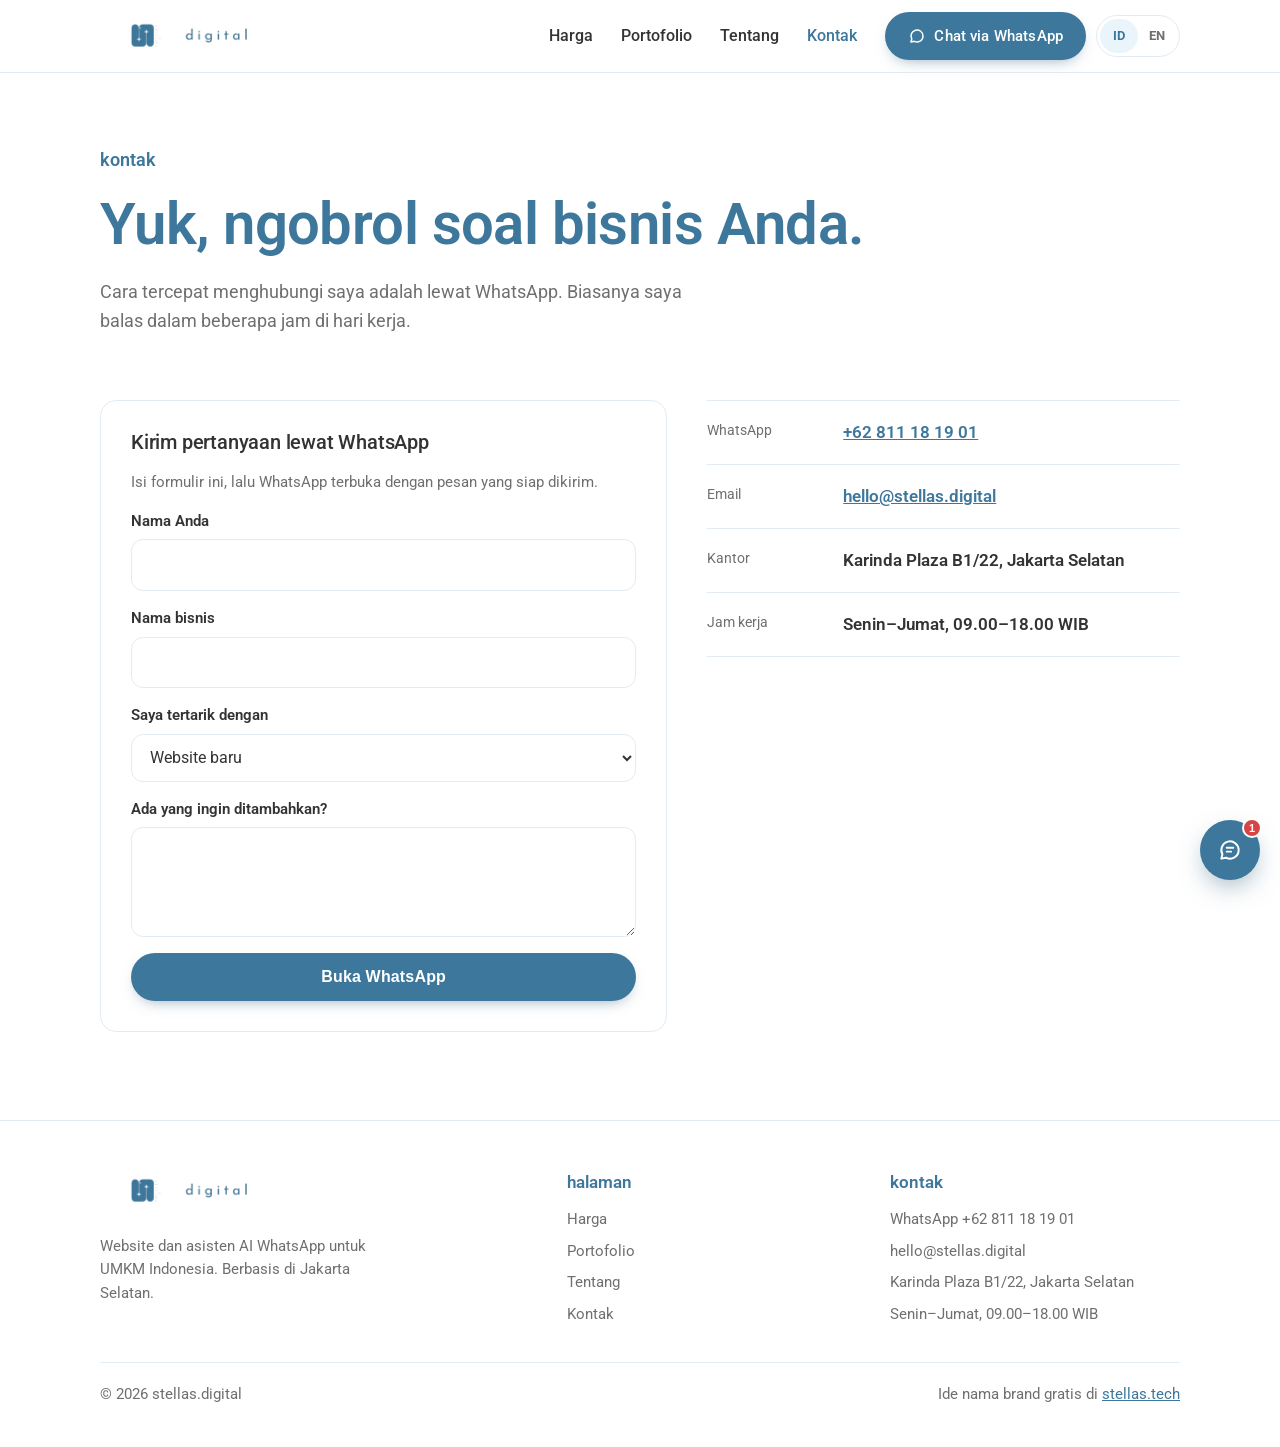
<file: id/contact.html>
<!doctype html>
<html lang="id">
<head>
<meta charset="utf-8">
<meta name="viewport" content="width=device-width, initial-scale=1, viewport-fit=cover">
<title>Kontak · stellas.digital</title>
<meta name="description" content="Hubungi Stella lewat WhatsApp atau email soal website atau asisten AI WhatsApp.">
<link rel="canonical" href="https://stellas.digital/id/contact.html">
<link rel="alternate" hreflang="en" href="https://stellas.digital/contact.html">
<link rel="alternate" hreflang="id" href="https://stellas.digital/id/contact.html">
<link rel="alternate" hreflang="x-default" href="https://stellas.digital/contact.html">
<link rel="icon" href="data:image/svg+xml,%3Csvg xmlns='http://www.w3.org/2000/svg' viewBox='0 0 32 32'%3E%3Crect width='32' height='32' rx='9' fill='%233D779C'/%3E%3Cpath d='M16 6.5l2.3 6.1 6.2.3-4.9 3.9 1.7 6.1L16 19.4l-5.3 3.5 1.7-6.1-4.9-3.9 6.2-.3z' fill='%23FFFFFF'/%3E%3C/svg%3E">
<link rel="preconnect" href="https://fonts.googleapis.com">
<link rel="preconnect" href="https://fonts.gstatic.com" crossorigin>
<link rel="stylesheet" href="https://fonts.googleapis.com/css2?family=Roboto:wght@400;500;600;700&display=swap">
<link rel="stylesheet" href="../styles.css">
</head>
<body>
<header class="site-header">
  <nav class="wrap nav" aria-label="Utama">
    <a class="brand" href="index.html"><img src="../images/logo.webp" alt="stellas.digital" width="112" height="32"></a>
    <div class="nav-right">
      <ul class="nav-links" id="nav-links">
        <li><a href="pricing.html">Harga</a></li><li><a href="work.html">Portofolio</a></li><li><a href="about.html">Tentang</a></li><li><a href="contact.html" aria-current="page">Kontak</a></li>
        <li><a class="btn btn-primary" href="https://wa.me/62811181901?text=Halo%20Stella%2C%20saya%20mau%20konsultasi%20gratis" target="_blank" rel="noopener">Chat via WhatsApp</a></li>
      </ul>
      <div class="lang-switch"><span aria-current="true">ID</span><a href="../contact.html" hreflang="en" lang="en" aria-label="English version">EN</a></div>
      <button class="nav-toggle" type="button" aria-expanded="false" aria-controls="nav-links" aria-label="Buka menu">
        <svg width="20" height="20" viewBox="0 0 24 24" fill="none" stroke="currentColor" stroke-width="2" stroke-linecap="round" aria-hidden="true"><path d="M4 7h16M4 12h16M4 17h16"/></svg>
      </button>
    </div>
  </nav>
</header>
<main>
<div class="wrap page-head">
  <span class="eyebrow">Kontak</span>
  <h1>Yuk, ngobrol soal bisnis Anda.</h1>
  <p class="lede">Cara tercepat menghubungi saya adalah lewat WhatsApp. Biasanya saya balas dalam beberapa jam di hari kerja.</p>
</div>
<section style="padding-top:40px">
  <div class="wrap contact-grid">
    <form class="wa-card" id="wa-form">
      <h3>Kirim pertanyaan lewat WhatsApp</h3>
      <p class="muted" style="font-size:.95rem">Isi formulir ini, lalu WhatsApp terbuka dengan pesan yang siap dikirim.</p>
      <div class="field"><label for="f-name">Nama Anda</label><input id="f-name" name="name" type="text" autocomplete="name" required></div>
      <div class="field"><label for="f-business">Nama bisnis</label><input id="f-business" name="business" type="text" autocomplete="organization"></div>
      <div class="field"><label for="f-interest">Saya tertarik dengan</label>
        <select id="f-interest" name="interest"><option>Website baru</option><option>Asisten AI WhatsApp</option><option>Paket hemat</option><option>Perawatan untuk website saya yang sudah ada</option><option>Belum yakin</option></select>
      </div>
      <div class="field"><label for="f-message">Ada yang ingin ditambahkan?</label><textarea id="f-message" name="message"></textarea></div>
      <button class="btn btn-primary" type="submit">Buka WhatsApp</button>
    </form>
    <div>
      <ul class="contact-list">
        <li><span>WhatsApp</span><strong><a href="https://wa.me/62811181901?text=Halo%20Stella%2C%20saya%20mau%20konsultasi%20gratis" target="_blank" rel="noopener">+62 811 18 19 01</a></strong></li>
        <li><span>Email</span><strong><a href="mailto:hello@stellas.digital">hello@stellas.digital</a></strong></li>
        <li><span>Kantor</span><strong>Karinda Plaza B1/22, Jakarta Selatan</strong></li>
        <li><span>Jam kerja</span><strong>Senin–Jumat, 09.00–18.00 WIB</strong></li>
      </ul>
    </div>
  </div>
</section>
</main>
<footer class="site-footer">
  <div class="wrap">
    <div class="footer-grid">
      <div>
        <a class="brand" href="index.html"><img src="../images/logo.webp" alt="stellas.digital" width="112" height="32"></a>
        <p style="margin-top:14px;max-width:38ch">Website dan asisten AI WhatsApp untuk UMKM Indonesia. Berbasis di Jakarta Selatan.</p>
      </div>
      <div>
        <h4>Halaman</h4>
        <ul>
          <li><a href="pricing.html">Harga</a></li>
          <li><a href="work.html">Portofolio</a></li>
          <li><a href="about.html">Tentang</a></li>
          <li><a href="contact.html">Kontak</a></li>
        </ul>
      </div>
      <div>
        <h4>Kontak</h4>
        <ul>
          <li><a href="https://wa.me/62811181901?text=Halo%20Stella%2C%20saya%20mau%20konsultasi%20gratis" target="_blank" rel="noopener">WhatsApp +62 811 18 19 01</a></li>
          <li><a href="mailto:hello@stellas.digital">hello@stellas.digital</a></li>
          <li>Karinda Plaza B1/22, Jakarta Selatan</li>
          <li>Senin–Jumat, 09.00–18.00 WIB</li>
        </ul>
      </div>
    </div>
    <div class="footer-bottom">
      <span>© 2026 stellas.digital</span>
      <span>Ide nama brand gratis di <a href="https://stellas.tech" style="color:var(--accent)">stellas.tech</a></span>
    </div>
  </div>
</footer>
<script src="../script.js"></script>
<script src="../chat.js" defer></script>
</body>
</html>
</file>
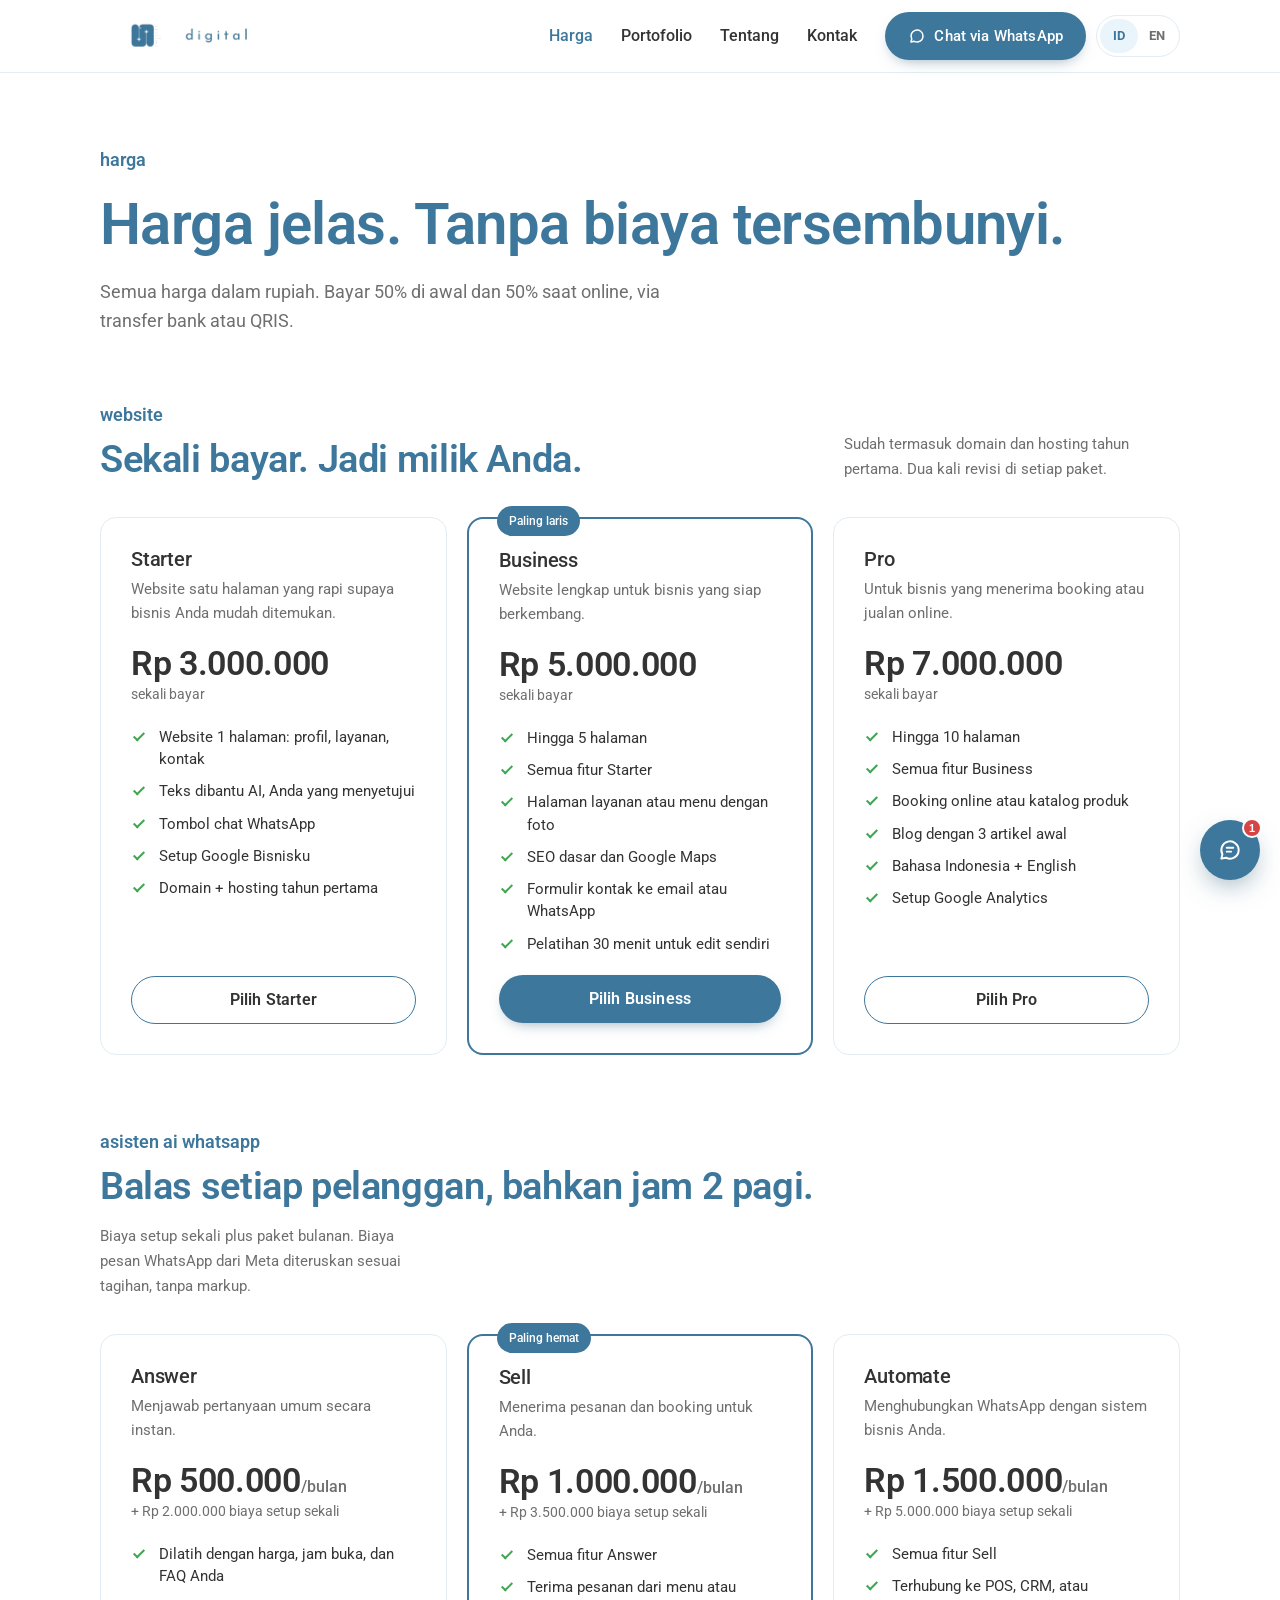
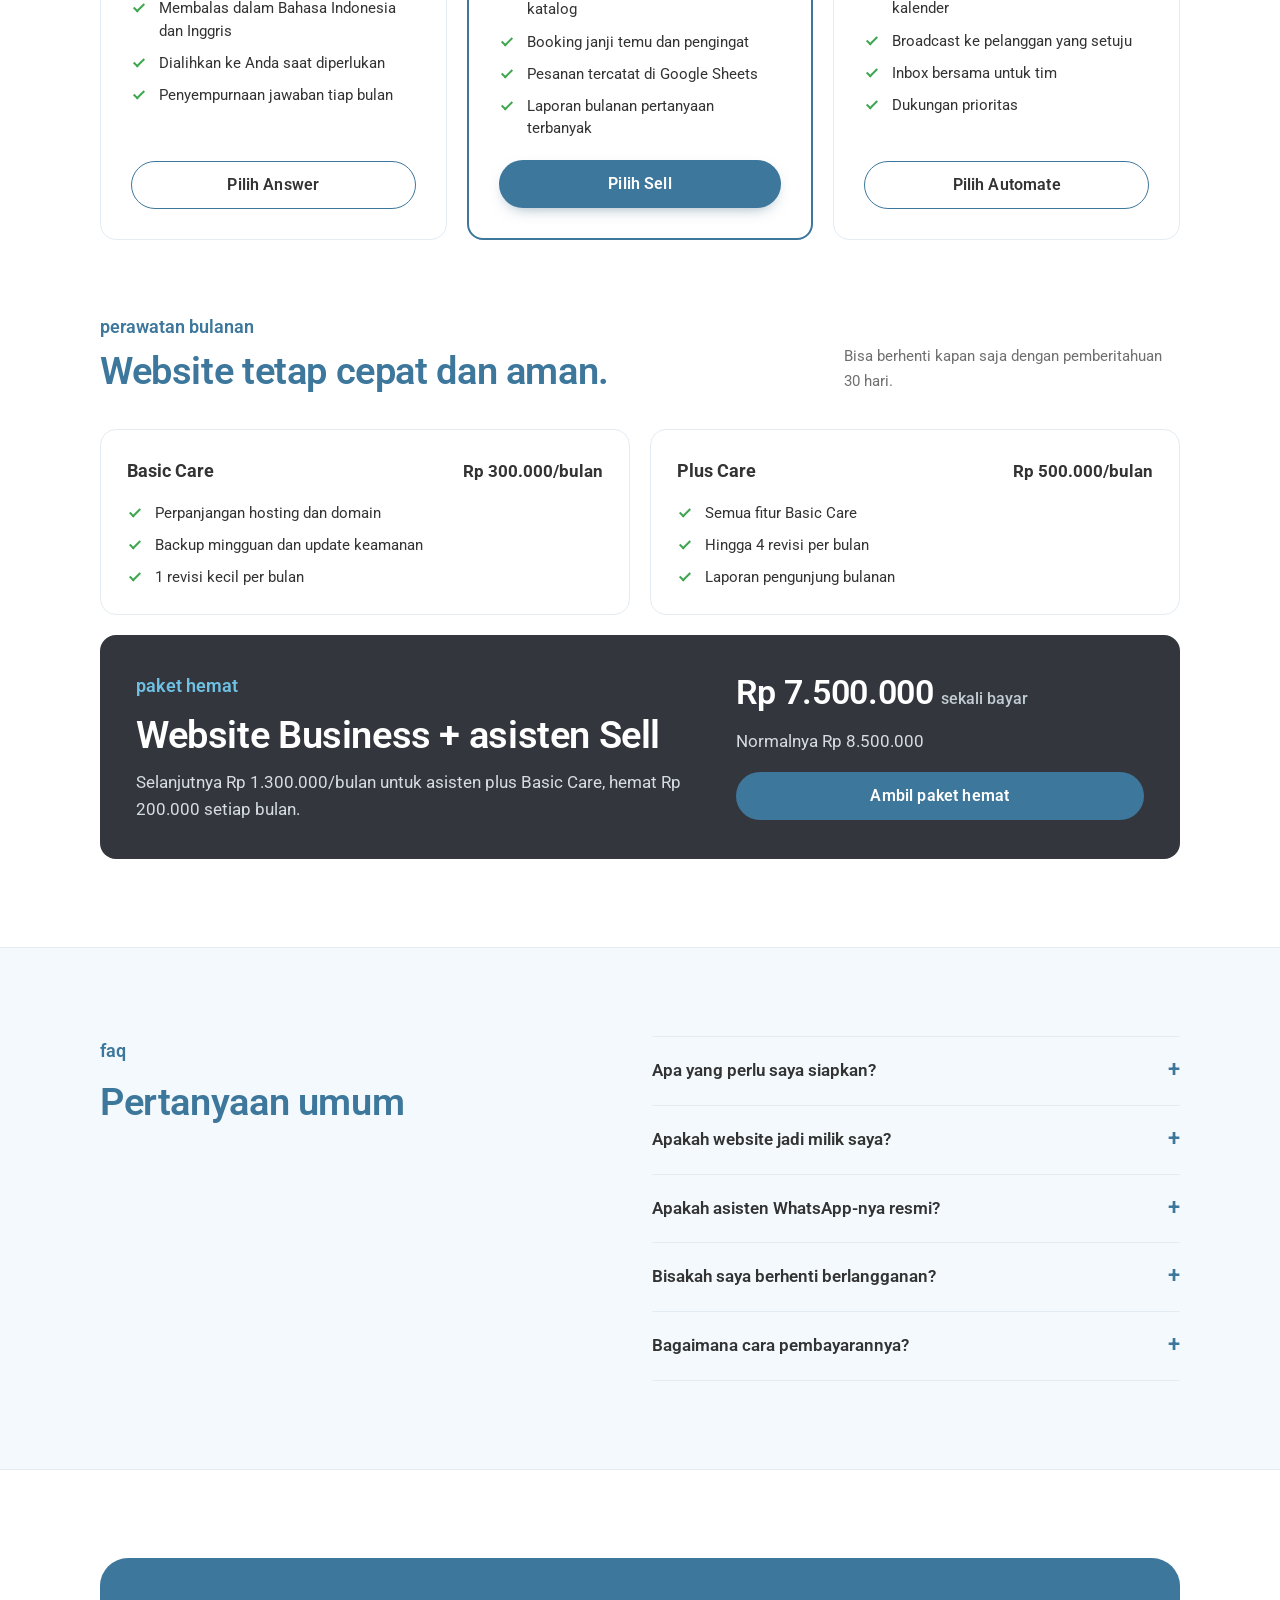
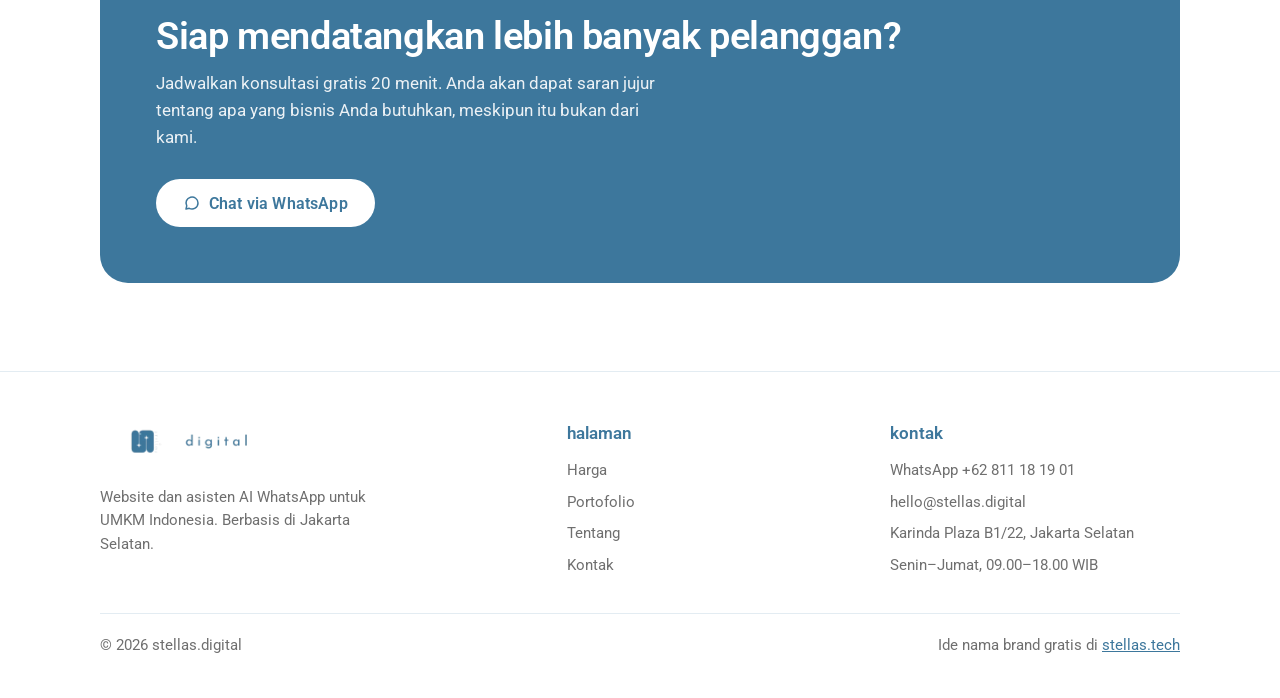
<file: id/pricing.html>
<!doctype html>
<html lang="id">
<head>
<meta charset="utf-8">
<meta name="viewport" content="width=device-width, initial-scale=1, viewport-fit=cover">
<title>Harga · stellas.digital</title>
<meta name="description" content="Harga website, asisten AI WhatsApp, dan perawatan bulanan untuk UMKM Indonesia, dalam rupiah.">
<link rel="canonical" href="https://stellas.digital/id/pricing.html">
<link rel="alternate" hreflang="en" href="https://stellas.digital/pricing.html">
<link rel="alternate" hreflang="id" href="https://stellas.digital/id/pricing.html">
<link rel="alternate" hreflang="x-default" href="https://stellas.digital/pricing.html">
<link rel="icon" href="data:image/svg+xml,%3Csvg xmlns='http://www.w3.org/2000/svg' viewBox='0 0 32 32'%3E%3Crect width='32' height='32' rx='9' fill='%233D779C'/%3E%3Cpath d='M16 6.5l2.3 6.1 6.2.3-4.9 3.9 1.7 6.1L16 19.4l-5.3 3.5 1.7-6.1-4.9-3.9 6.2-.3z' fill='%23FFFFFF'/%3E%3C/svg%3E">
<link rel="preconnect" href="https://fonts.googleapis.com">
<link rel="preconnect" href="https://fonts.gstatic.com" crossorigin>
<link rel="stylesheet" href="https://fonts.googleapis.com/css2?family=Roboto:wght@400;500;600;700&display=swap">
<link rel="stylesheet" href="../styles.css">
</head>
<body>
<header class="site-header">
  <nav class="wrap nav" aria-label="Utama">
    <a class="brand" href="index.html"><img src="../images/logo.webp" alt="stellas.digital" width="112" height="32"></a>
    <div class="nav-right">
      <ul class="nav-links" id="nav-links">
        <li><a href="pricing.html" aria-current="page">Harga</a></li><li><a href="work.html">Portofolio</a></li><li><a href="about.html">Tentang</a></li><li><a href="contact.html">Kontak</a></li>
        <li><a class="btn btn-primary" href="https://wa.me/62811181901?text=Halo%20Stella%2C%20saya%20mau%20konsultasi%20gratis" target="_blank" rel="noopener">Chat via WhatsApp</a></li>
      </ul>
      <div class="lang-switch"><span aria-current="true">ID</span><a href="../pricing.html" hreflang="en" lang="en" aria-label="English version">EN</a></div>
      <button class="nav-toggle" type="button" aria-expanded="false" aria-controls="nav-links" aria-label="Buka menu">
        <svg width="20" height="20" viewBox="0 0 24 24" fill="none" stroke="currentColor" stroke-width="2" stroke-linecap="round" aria-hidden="true"><path d="M4 7h16M4 12h16M4 17h16"/></svg>
      </button>
    </div>
  </nav>
</header>
<main>
<div class="wrap page-head">
  <span class="eyebrow">Harga</span>
  <h1>Harga jelas. Tanpa biaya tersembunyi.</h1>
  <p class="lede">Semua harga dalam rupiah. Bayar 50% di awal dan 50% saat online, via transfer bank atau QRIS.</p>
</div>

<section style="padding-top:40px">
  <div class="wrap">
    <div class="plan-group">
      <div class="plan-group-head">
        <div><span class="eyebrow">Website</span><h2 style="margin-top:8px">Sekali bayar. Jadi milik Anda.</h2></div>
        <p>Sudah termasuk domain dan hosting tahun pertama. Dua kali revisi di setiap paket.</p>
      </div>
      <div class="plans">
        <article class="plan">
  <div class="plan-head"><h3>Starter</h3><p>Website satu halaman yang rapi supaya bisnis Anda mudah ditemukan.</p></div>
  <div><div class="price">Rp 3.000.000</div><div class="price-sub">sekali bayar</div></div>
  <ul class="checks"><li>Website 1 halaman: profil, layanan, kontak</li><li>Teks dibantu AI, Anda yang menyetujui</li><li>Tombol chat WhatsApp</li><li>Setup Google Bisnisku</li><li>Domain + hosting tahun pertama</li></ul>
  <a class="btn btn-ghost" href="contact.html">Pilih Starter</a>
</article>
        <article class="plan featured"><span class="badge">Paling laris</span>
  <div class="plan-head"><h3>Business</h3><p>Website lengkap untuk bisnis yang siap berkembang.</p></div>
  <div><div class="price">Rp 5.000.000</div><div class="price-sub">sekali bayar</div></div>
  <ul class="checks"><li>Hingga 5 halaman</li><li>Semua fitur Starter</li><li>Halaman layanan atau menu dengan foto</li><li>SEO dasar dan Google Maps</li><li>Formulir kontak ke email atau WhatsApp</li><li>Pelatihan 30 menit untuk edit sendiri</li></ul>
  <a class="btn btn-primary" href="contact.html">Pilih Business</a>
</article>
        <article class="plan">
  <div class="plan-head"><h3>Pro</h3><p>Untuk bisnis yang menerima booking atau jualan online.</p></div>
  <div><div class="price">Rp 7.000.000</div><div class="price-sub">sekali bayar</div></div>
  <ul class="checks"><li>Hingga 10 halaman</li><li>Semua fitur Business</li><li>Booking online atau katalog produk</li><li>Blog dengan 3 artikel awal</li><li>Bahasa Indonesia + English</li><li>Setup Google Analytics</li></ul>
  <a class="btn btn-ghost" href="contact.html">Pilih Pro</a>
</article>
      </div>
    </div>

    <div class="plan-group">
      <div class="plan-group-head">
        <div><span class="eyebrow">Asisten AI WhatsApp</span><h2 style="margin-top:8px">Balas setiap pelanggan, bahkan jam 2 pagi.</h2></div>
        <p>Biaya setup sekali plus paket bulanan. Biaya pesan WhatsApp dari Meta diteruskan sesuai tagihan, tanpa markup.</p>
      </div>
      <div class="plans">
        <article class="plan">
  <div class="plan-head"><h3>Answer</h3><p>Menjawab pertanyaan umum secara instan.</p></div>
  <div><div class="price">Rp 500.000<small>/bulan</small></div><div class="price-sub">+ Rp 2.000.000 biaya setup sekali</div></div>
  <ul class="checks"><li>Dilatih dengan harga, jam buka, dan FAQ Anda</li><li>Membalas dalam Bahasa Indonesia dan Inggris</li><li>Dialihkan ke Anda saat diperlukan</li><li>Penyempurnaan jawaban tiap bulan</li></ul>
  <a class="btn btn-ghost" href="contact.html">Pilih Answer</a>
</article>
        <article class="plan featured"><span class="badge">Paling hemat</span>
  <div class="plan-head"><h3>Sell</h3><p>Menerima pesanan dan booking untuk Anda.</p></div>
  <div><div class="price">Rp 1.000.000<small>/bulan</small></div><div class="price-sub">+ Rp 3.500.000 biaya setup sekali</div></div>
  <ul class="checks"><li>Semua fitur Answer</li><li>Terima pesanan dari menu atau katalog</li><li>Booking janji temu dan pengingat</li><li>Pesanan tercatat di Google Sheets</li><li>Laporan bulanan pertanyaan terbanyak</li></ul>
  <a class="btn btn-primary" href="contact.html">Pilih Sell</a>
</article>
        <article class="plan">
  <div class="plan-head"><h3>Automate</h3><p>Menghubungkan WhatsApp dengan sistem bisnis Anda.</p></div>
  <div><div class="price">Rp 1.500.000<small>/bulan</small></div><div class="price-sub">+ Rp 5.000.000 biaya setup sekali</div></div>
  <ul class="checks"><li>Semua fitur Sell</li><li>Terhubung ke POS, CRM, atau kalender</li><li>Broadcast ke pelanggan yang setuju</li><li>Inbox bersama untuk tim</li><li>Dukungan prioritas</li></ul>
  <a class="btn btn-ghost" href="contact.html">Pilih Automate</a>
</article>
      </div>
    </div>

    <div class="plan-group">
      <div class="plan-group-head">
        <div><span class="eyebrow">Perawatan bulanan</span><h2 style="margin-top:8px">Website tetap cepat dan aman.</h2></div>
        <p>Bisa berhenti kapan saja dengan pemberitahuan 30 hari.</p>
      </div>
      <div class="care">
        <div class="care-card"><div class="care-top"><strong>Basic Care</strong><span>Rp 300.000/bulan</span></div><ul class="checks"><li>Perpanjangan hosting dan domain</li><li>Backup mingguan dan update keamanan</li><li>1 revisi kecil per bulan</li></ul></div>
        <div class="care-card"><div class="care-top"><strong>Plus Care</strong><span>Rp 500.000/bulan</span></div><ul class="checks"><li>Semua fitur Basic Care</li><li>Hingga 4 revisi per bulan</li><li>Laporan pengunjung bulanan</li></ul></div>
      </div>
      <div class="bundle">
        <div style="display:flex;flex-direction:column;gap:12px">
          <span class="eyebrow">Paket hemat</span>
          <h2>Website Business + asisten Sell</h2>
          <p>Selanjutnya Rp 1.300.000/bulan untuk asisten plus Basic Care, hemat Rp 200.000 setiap bulan.</p>
        </div>
        <div style="display:flex;flex-direction:column;gap:16px">
          <div class="price">Rp 7.500.000 <small>sekali bayar</small></div>
          <p class="num">Normalnya Rp 8.500.000</p>
          <a class="btn btn-star" href="contact.html">Ambil paket hemat</a>
        </div>
      </div>
    </div>
  </div>
</section>

<section class="band">
  <div class="wrap grid-2" style="align-items:start">
    <div class="section-head" style="margin:0"><span class="eyebrow">FAQ</span><h2>Pertanyaan umum</h2></div>
    <div class="faq">
      <details><summary>Apa yang perlu saya siapkan?</summary><p>Logo, beberapa foto, dan daftar layanan atau produk beserta harganya. Teks saya tulis dengan bantuan AI, dan Anda menyetujui setiap katanya.</p></details>
      <details><summary>Apakah website jadi milik saya?</summary><p>Ya. Domain didaftarkan atas nama Anda, dan jika suatu saat Anda berhenti, semua file dan akses login saya serahkan.</p></details>
      <details><summary>Apakah asisten WhatsApp-nya resmi?</summary><p>Ya. Asisten berjalan di WhatsApp Business Platform resmi, jadi nomor Anda aman. Meta mengenakan biaya kecil per percakapan, yang saya teruskan sesuai tagihan tanpa markup.</p></details>
      <details><summary>Bisakah saya berhenti berlangganan?</summary><p>Bisa kapan saja, dengan pemberitahuan 30 hari. Tanpa kontrak panjang.</p></details>
      <details><summary>Bagaimana cara pembayarannya?</summary><p>50% di awal dan 50% saat online, via transfer bank atau QRIS. Paket bulanan ditagih setiap awal bulan.</p></details>
    </div>
  </div>
</section>
<section>
  <div class="wrap">
    <div class="cta">
      <div>
        <h2>Siap mendatangkan lebih banyak pelanggan?</h2>
        <p>Jadwalkan konsultasi gratis 20 menit. Anda akan dapat saran jujur tentang apa yang bisnis Anda butuhkan, meskipun itu bukan dari kami.</p>
      </div>
      <a class="btn btn-star" href="https://wa.me/62811181901?text=Halo%20Stella%2C%20saya%20mau%20konsultasi%20gratis" target="_blank" rel="noopener">Chat via WhatsApp</a>
    </div>
  </div>
</section>
</main>
<footer class="site-footer">
  <div class="wrap">
    <div class="footer-grid">
      <div>
        <a class="brand" href="index.html"><img src="../images/logo.webp" alt="stellas.digital" width="112" height="32"></a>
        <p style="margin-top:14px;max-width:38ch">Website dan asisten AI WhatsApp untuk UMKM Indonesia. Berbasis di Jakarta Selatan.</p>
      </div>
      <div>
        <h4>Halaman</h4>
        <ul>
          <li><a href="pricing.html">Harga</a></li>
          <li><a href="work.html">Portofolio</a></li>
          <li><a href="about.html">Tentang</a></li>
          <li><a href="contact.html">Kontak</a></li>
        </ul>
      </div>
      <div>
        <h4>Kontak</h4>
        <ul>
          <li><a href="https://wa.me/62811181901?text=Halo%20Stella%2C%20saya%20mau%20konsultasi%20gratis" target="_blank" rel="noopener">WhatsApp +62 811 18 19 01</a></li>
          <li><a href="mailto:hello@stellas.digital">hello@stellas.digital</a></li>
          <li>Karinda Plaza B1/22, Jakarta Selatan</li>
          <li>Senin–Jumat, 09.00–18.00 WIB</li>
        </ul>
      </div>
    </div>
    <div class="footer-bottom">
      <span>© 2026 stellas.digital</span>
      <span>Ide nama brand gratis di <a href="https://stellas.tech" style="color:var(--accent)">stellas.tech</a></span>
    </div>
  </div>
</footer>
<script src="../script.js"></script>
<script src="../chat.js" defer></script>
</body>
</html>
</file>
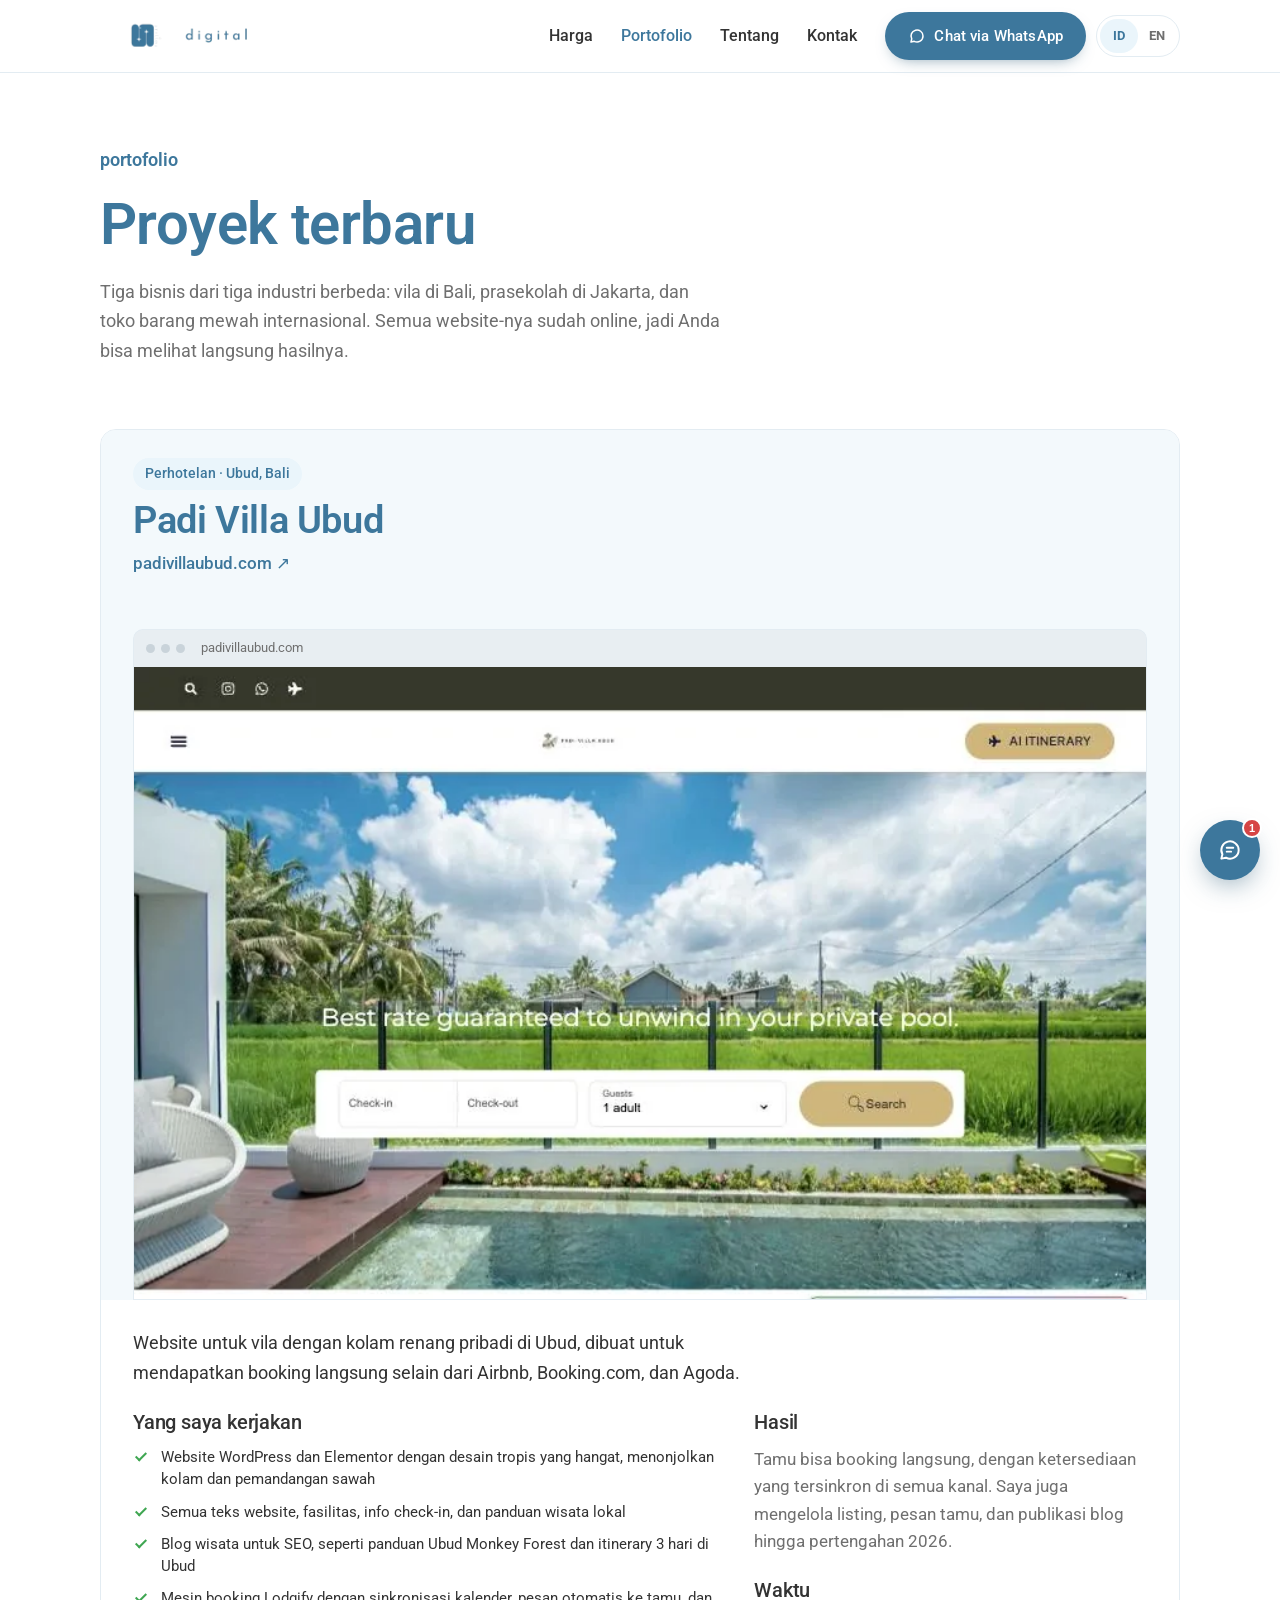
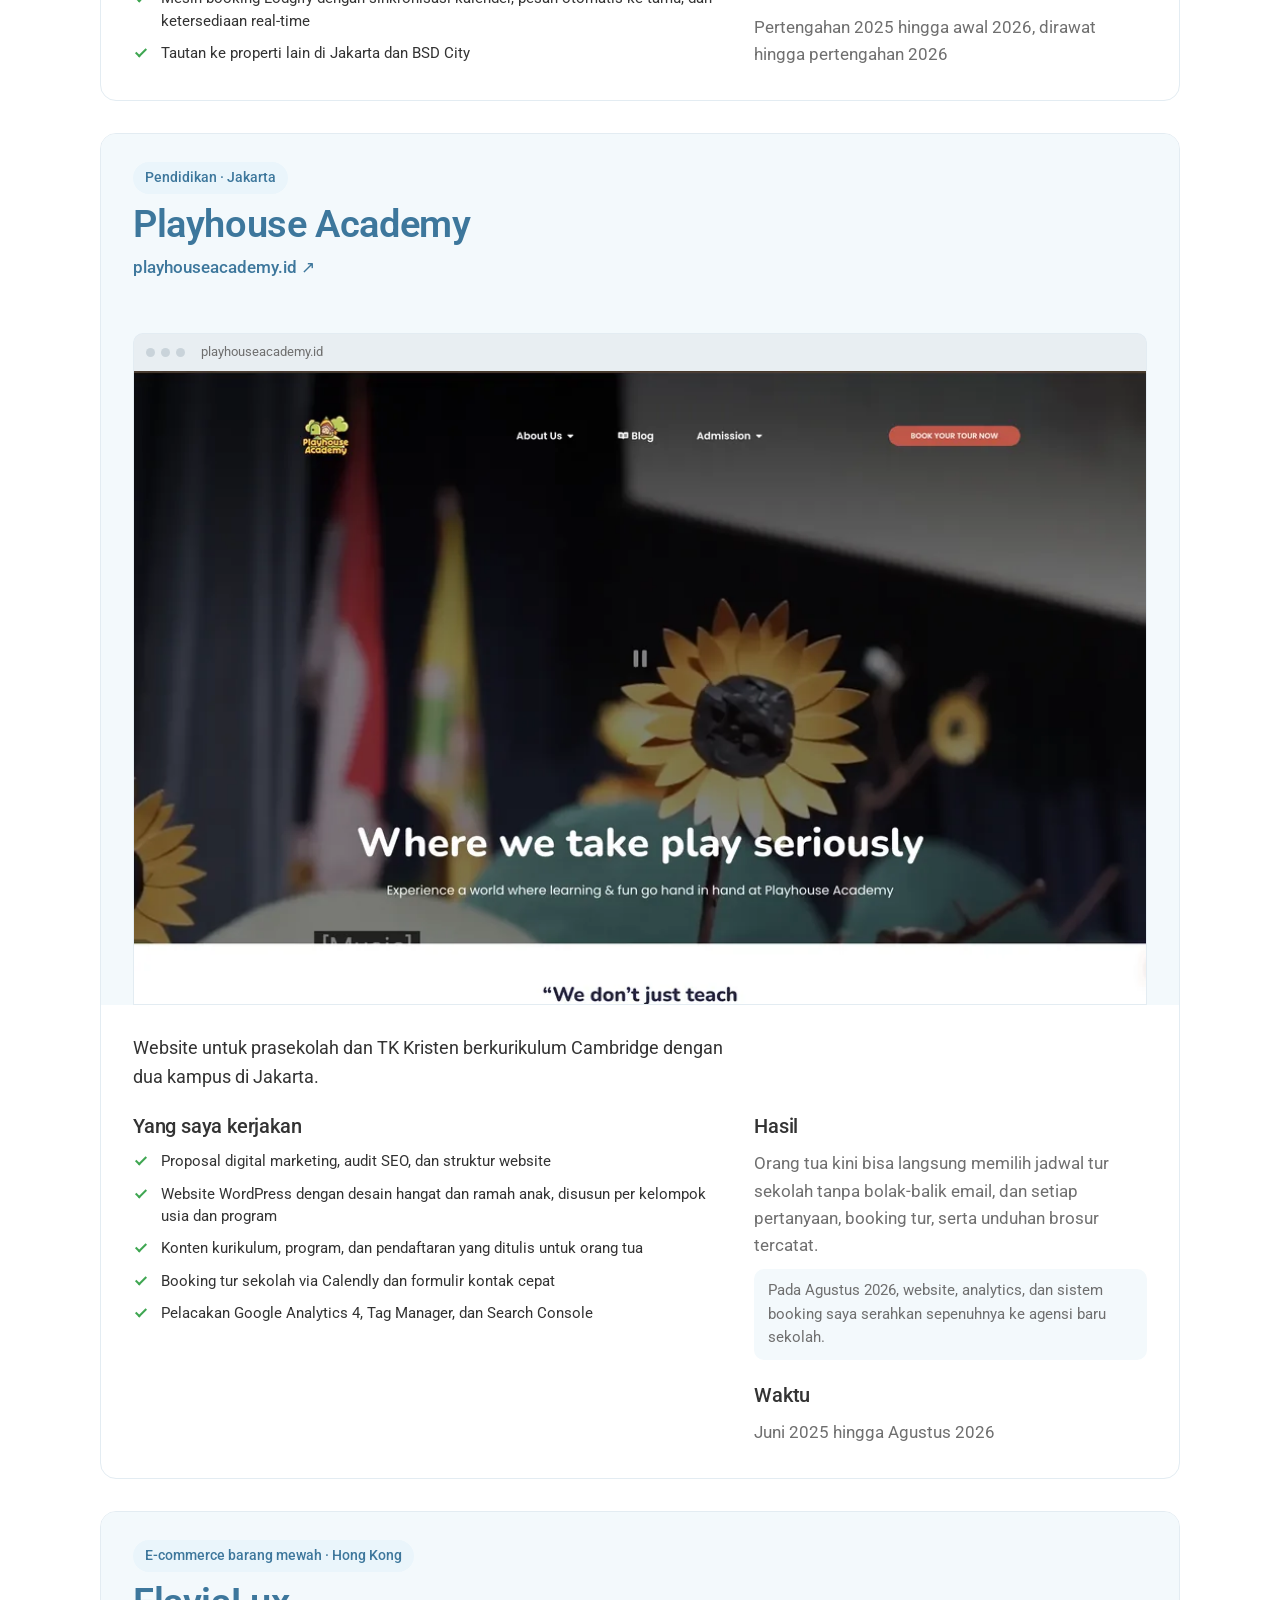
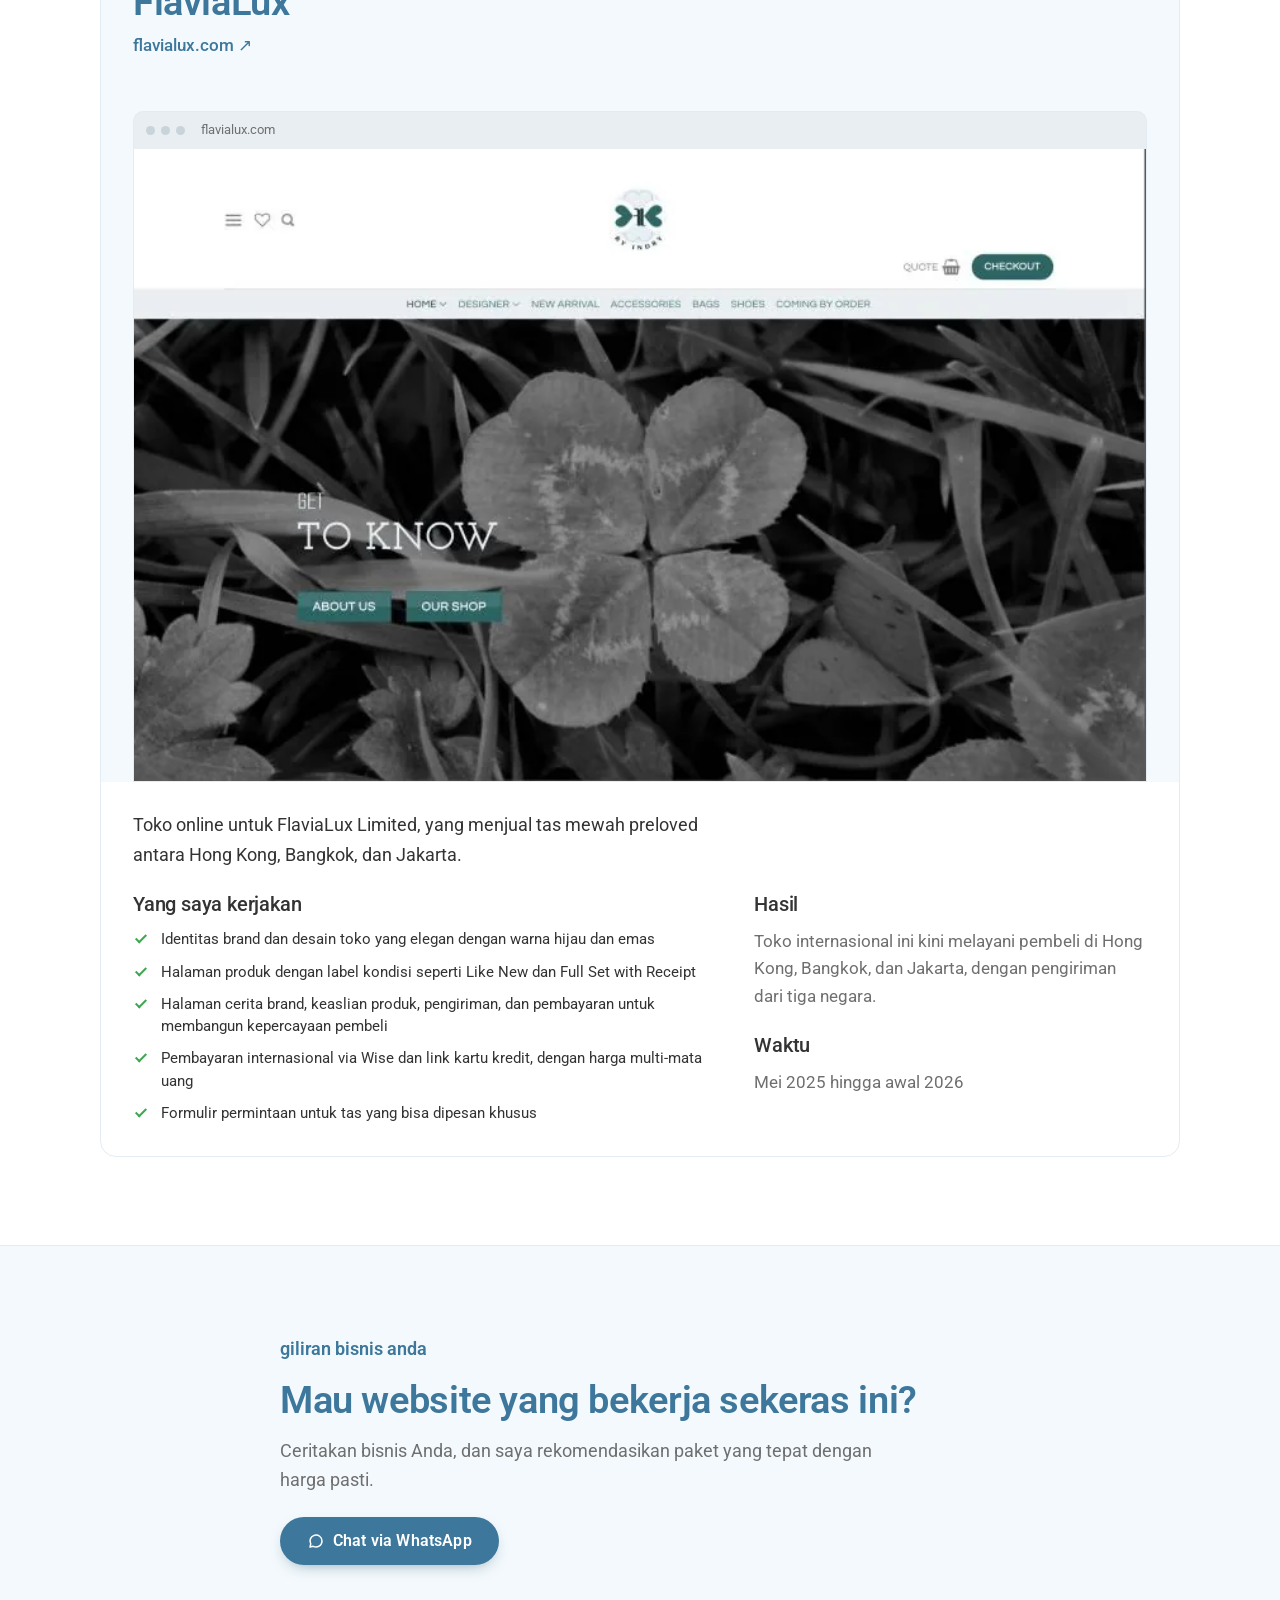
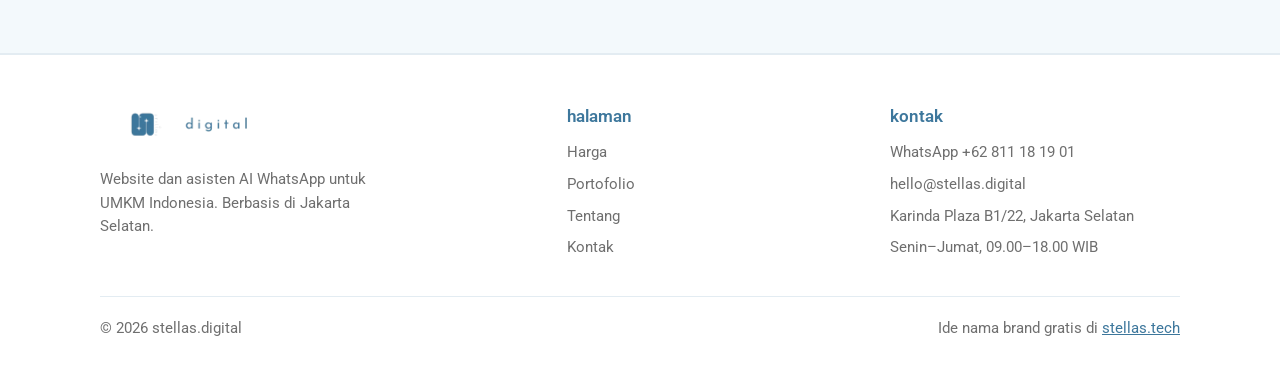
<file: id/work.html>
<!doctype html>
<html lang="id">
<head>
<meta charset="utf-8">
<meta name="viewport" content="width=device-width, initial-scale=1, viewport-fit=cover">
<title>Portofolio · stellas.digital</title>
<meta name="description" content="Studi kasus: Padi Villa Ubud, Playhouse Academy, dan FlaviaLux.">
<link rel="canonical" href="https://stellas.digital/id/work.html">
<link rel="alternate" hreflang="en" href="https://stellas.digital/work.html">
<link rel="alternate" hreflang="id" href="https://stellas.digital/id/work.html">
<link rel="alternate" hreflang="x-default" href="https://stellas.digital/work.html">
<link rel="icon" href="data:image/svg+xml,%3Csvg xmlns='http://www.w3.org/2000/svg' viewBox='0 0 32 32'%3E%3Crect width='32' height='32' rx='9' fill='%233D779C'/%3E%3Cpath d='M16 6.5l2.3 6.1 6.2.3-4.9 3.9 1.7 6.1L16 19.4l-5.3 3.5 1.7-6.1-4.9-3.9 6.2-.3z' fill='%23FFFFFF'/%3E%3C/svg%3E">
<link rel="preconnect" href="https://fonts.googleapis.com">
<link rel="preconnect" href="https://fonts.gstatic.com" crossorigin>
<link rel="stylesheet" href="https://fonts.googleapis.com/css2?family=Roboto:wght@400;500;600;700&display=swap">
<link rel="stylesheet" href="../styles.css">
</head>
<body>
<header class="site-header">
  <nav class="wrap nav" aria-label="Utama">
    <a class="brand" href="index.html"><img src="../images/logo.webp" alt="stellas.digital" width="112" height="32"></a>
    <div class="nav-right">
      <ul class="nav-links" id="nav-links">
        <li><a href="pricing.html">Harga</a></li><li><a href="work.html" aria-current="page">Portofolio</a></li><li><a href="about.html">Tentang</a></li><li><a href="contact.html">Kontak</a></li>
        <li><a class="btn btn-primary" href="https://wa.me/62811181901?text=Halo%20Stella%2C%20saya%20mau%20konsultasi%20gratis" target="_blank" rel="noopener">Chat via WhatsApp</a></li>
      </ul>
      <div class="lang-switch"><span aria-current="true">ID</span><a href="../work.html" hreflang="en" lang="en" aria-label="English version">EN</a></div>
      <button class="nav-toggle" type="button" aria-expanded="false" aria-controls="nav-links" aria-label="Buka menu">
        <svg width="20" height="20" viewBox="0 0 24 24" fill="none" stroke="currentColor" stroke-width="2" stroke-linecap="round" aria-hidden="true"><path d="M4 7h16M4 12h16M4 17h16"/></svg>
      </button>
    </div>
  </nav>
</header>
<main>
<div class="wrap page-head">
  <span class="eyebrow">Portofolio</span>
  <h1>Proyek terbaru</h1>
  <p class="lede">Tiga bisnis dari tiga industri berbeda: vila di Bali, prasekolah di Jakarta, dan toko barang mewah internasional. Semua website-nya sudah online, jadi Anda bisa melihat langsung hasilnya.</p>
</div>
<section style="padding-top:40px">
  <div class="wrap cases">
    <article class="case" id="padi-villa">
  <div class="case-head">
    <span class="tag">Perhotelan · Ubud, Bali</span>
    <h2>Padi Villa Ubud</h2>
    <a class="case-link" href="https://padivillaubud.com" target="_blank" rel="noopener">padivillaubud.com ↗</a>
  </div>
  <figure class="case-shot">
    <div class="browser-bar" aria-hidden="true"><span></span><span></span><span></span><em>padivillaubud.com</em></div>
    <img src="../images/work/padi-villa.webp" alt="Halaman utama Padi Villa Ubud" width="800" height="500" loading="lazy">
  </figure>
  <div class="case-body">
    <p class="lede" style="color:var(--ink)">Website untuk vila dengan kolam renang pribadi di Ubud, dibuat untuk mendapatkan booking langsung selain dari Airbnb, Booking.com, dan Agoda.</p>
    <div class="case-cols">
      <div><h3>Yang saya kerjakan</h3><ul class="checks"><li>Website WordPress dan Elementor dengan desain tropis yang hangat, menonjolkan kolam dan pemandangan sawah</li><li>Semua teks website, fasilitas, info check-in, dan panduan wisata lokal</li><li>Blog wisata untuk SEO, seperti panduan Ubud Monkey Forest dan itinerary 3 hari di Ubud</li><li>Mesin booking Lodgify dengan sinkronisasi kalender, pesan otomatis ke tamu, dan ketersediaan real-time</li><li>Tautan ke properti lain di Jakarta dan BSD City</li></ul></div>
      <div class="case-side">
        <div><h3>Hasil</h3><p class="muted">Tamu bisa booking langsung, dengan ketersediaan yang tersinkron di semua kanal. Saya juga mengelola listing, pesan tamu, dan publikasi blog hingga pertengahan 2026.</p></div>
        <div><h3>Waktu</h3><p class="muted num">Pertengahan 2025 hingga awal 2026, dirawat hingga pertengahan 2026</p></div>
      </div>
    </div>
  </div>
</article>

    <article class="case" id="playhouse-academy">
  <div class="case-head">
    <span class="tag">Pendidikan · Jakarta</span>
    <h2>Playhouse Academy</h2>
    <a class="case-link" href="https://playhouseacademy.id" target="_blank" rel="noopener">playhouseacademy.id ↗</a>
  </div>
  <figure class="case-shot">
    <div class="browser-bar" aria-hidden="true"><span></span><span></span><span></span><em>playhouseacademy.id</em></div>
    <img src="../images/work/playhouse-academy.webp" alt="Halaman utama Playhouse Academy" width="800" height="500" loading="lazy">
  </figure>
  <div class="case-body">
    <p class="lede" style="color:var(--ink)">Website untuk prasekolah dan TK Kristen berkurikulum Cambridge dengan dua kampus di Jakarta.</p>
    <div class="case-cols">
      <div><h3>Yang saya kerjakan</h3><ul class="checks"><li>Proposal digital marketing, audit SEO, dan struktur website</li><li>Website WordPress dengan desain hangat dan ramah anak, disusun per kelompok usia dan program</li><li>Konten kurikulum, program, dan pendaftaran yang ditulis untuk orang tua</li><li>Booking tur sekolah via Calendly dan formulir kontak cepat</li><li>Pelacakan Google Analytics 4, Tag Manager, dan Search Console</li></ul></div>
      <div class="case-side">
        <div><h3>Hasil</h3><p class="muted">Orang tua kini bisa langsung memilih jadwal tur sekolah tanpa bolak-balik email, dan setiap pertanyaan, booking tur, serta unduhan brosur tercatat.</p><p class="case-note">Pada Agustus 2026, website, analytics, dan sistem booking saya serahkan sepenuhnya ke agensi baru sekolah.</p></div>
        <div><h3>Waktu</h3><p class="muted num">Juni 2025 hingga Agustus 2026</p></div>
      </div>
    </div>
  </div>
</article>

    <article class="case" id="flavialux">
  <div class="case-head">
    <span class="tag">E-commerce barang mewah · Hong Kong</span>
    <h2>FlaviaLux</h2>
    <a class="case-link" href="https://flavialux.com" target="_blank" rel="noopener">flavialux.com ↗</a>
  </div>
  <figure class="case-shot">
    <div class="browser-bar" aria-hidden="true"><span></span><span></span><span></span><em>flavialux.com</em></div>
    <img src="../images/work/flavialux.webp" alt="Halaman utama FlaviaLux" width="800" height="500" loading="lazy">
  </figure>
  <div class="case-body">
    <p class="lede" style="color:var(--ink)">Toko online untuk FlaviaLux Limited, yang menjual tas mewah preloved antara Hong Kong, Bangkok, dan Jakarta.</p>
    <div class="case-cols">
      <div><h3>Yang saya kerjakan</h3><ul class="checks"><li>Identitas brand dan desain toko yang elegan dengan warna hijau dan emas</li><li>Halaman produk dengan label kondisi seperti Like New dan Full Set with Receipt</li><li>Halaman cerita brand, keaslian produk, pengiriman, dan pembayaran untuk membangun kepercayaan pembeli</li><li>Pembayaran internasional via Wise dan link kartu kredit, dengan harga multi-mata uang</li><li>Formulir permintaan untuk tas yang bisa dipesan khusus</li></ul></div>
      <div class="case-side">
        <div><h3>Hasil</h3><p class="muted">Toko internasional ini kini melayani pembeli di Hong Kong, Bangkok, dan Jakarta, dengan pengiriman dari tiga negara.</p></div>
        <div><h3>Waktu</h3><p class="muted num">Mei 2025 hingga awal 2026</p></div>
      </div>
    </div>
  </div>
</article>
  </div>
</section>
<section class="band">
  <div class="wrap" style="display:flex;flex-direction:column;gap:14px;max-width:760px">
    <span class="eyebrow">Giliran bisnis Anda</span>
    <h2>Mau website yang bekerja sekeras ini?</h2>
    <p class="lede">Ceritakan bisnis Anda, dan saya rekomendasikan paket yang tepat dengan harga pasti.</p>
    <div class="btn-row" style="margin-top:8px"><a class="btn btn-primary" href="https://wa.me/62811181901?text=Halo%20Stella%2C%20saya%20mau%20konsultasi%20gratis" target="_blank" rel="noopener">Chat via WhatsApp</a></div>
  </div>
</section>
</main>
<footer class="site-footer">
  <div class="wrap">
    <div class="footer-grid">
      <div>
        <a class="brand" href="index.html"><img src="../images/logo.webp" alt="stellas.digital" width="112" height="32"></a>
        <p style="margin-top:14px;max-width:38ch">Website dan asisten AI WhatsApp untuk UMKM Indonesia. Berbasis di Jakarta Selatan.</p>
      </div>
      <div>
        <h4>Halaman</h4>
        <ul>
          <li><a href="pricing.html">Harga</a></li>
          <li><a href="work.html">Portofolio</a></li>
          <li><a href="about.html">Tentang</a></li>
          <li><a href="contact.html">Kontak</a></li>
        </ul>
      </div>
      <div>
        <h4>Kontak</h4>
        <ul>
          <li><a href="https://wa.me/62811181901?text=Halo%20Stella%2C%20saya%20mau%20konsultasi%20gratis" target="_blank" rel="noopener">WhatsApp +62 811 18 19 01</a></li>
          <li><a href="mailto:hello@stellas.digital">hello@stellas.digital</a></li>
          <li>Karinda Plaza B1/22, Jakarta Selatan</li>
          <li>Senin–Jumat, 09.00–18.00 WIB</li>
        </ul>
      </div>
    </div>
    <div class="footer-bottom">
      <span>© 2026 stellas.digital</span>
      <span>Ide nama brand gratis di <a href="https://stellas.tech" style="color:var(--accent)">stellas.tech</a></span>
    </div>
  </div>
</footer>
<script src="../script.js"></script>
<script src="../chat.js" defer></script>
</body>
</html>
</file>
<file: styles.css>
/* stellas.digital — shared styles, matched to the existing stellas.digital brand:
   white ground, Roboto, sky-blue headings, green pill buttons, logo steel-blue for small text and links.
   Single light theme, as on the current site. */
:root {
  --bg: #FFFFFF;
  --surface: #FFFFFF;
  --soft: #F3F9FC;          /* light sky tint for alternating bands */
  --ink: #333333;           /* brand body text */
  --muted: #6F6F6F;         /* brand grey, a touch darker for readability */
  --line: #E3ECF2;
  --heading: #3D779C;       /* logo steel blue, headings */
  --sky: #6EC1E4;           /* brand sky blue, decorative only */
  --green: #3FA652;         /* brand green, deepened, for check marks */
  --accent: #3D779C;        /* logo steel blue, links and small labels */
  --accent-hover: #2E5F80;
  --accent-ink: #FFFFFF;
  --accent-soft: #EAF5FB;
  --star: #3D779C;          /* buttons use the logo blue */
  --star-hover: #2E5F80;
  --star-ink: #FFFFFF;
  --dark: #33373D;          /* brand charcoal */
  --chat-bg: #EFEAE2;
  --bubble-in: #FFFFFF;
  --bubble-out: #D9FDD3;

  --font-display: 'Roboto', system-ui, -apple-system, 'Segoe UI', Arial, sans-serif;
  --font-body: 'Roboto', system-ui, -apple-system, 'Segoe UI', Arial, sans-serif;

  --radius: 16px;
  --wrap: 1120px;
  color-scheme: light;
}

*, *::before, *::after { box-sizing: border-box; }
html { scroll-behavior: smooth; }
@media (prefers-reduced-motion: reduce) { html { scroll-behavior: auto; } }
body {
  margin: 0; background: var(--bg); color: var(--ink);
  font-family: var(--font-body); font-size: 17px; line-height: 1.6;
  -webkit-font-smoothing: antialiased;
}
img { max-width: 100%; height: auto; }
a { color: var(--accent); }
a:focus-visible, button:focus-visible, summary:focus-visible { outline: 3px solid var(--accent); outline-offset: 3px; border-radius: 6px; }
h1, h2, h3 { font-family: var(--font-display); line-height: 1.15; letter-spacing: -0.01em; margin: 0; text-wrap: balance; }
h1, h2 { color: var(--heading); }
h1 { font-size: clamp(2.2rem, 5vw, 3.6rem); font-weight: 600; }
h2 { font-size: clamp(1.7rem, 3.5vw, 2.4rem); font-weight: 600; }
h3 { font-size: 1.25rem; font-weight: 500; color: var(--ink); }
p { margin: 0; }
.wrap { max-width: var(--wrap); margin: 0 auto; padding-inline: 20px; }
.muted { color: var(--muted); }
.lede { font-size: 1.15rem; color: var(--muted); max-width: 62ch; }
.eyebrow { font-size: 1.15rem; font-weight: 600; text-transform: lowercase; color: var(--heading); }
.num { font-variant-numeric: tabular-nums; }

/* Header */
.site-header { position: sticky; top: env(safe-area-inset-top, 0px); z-index: 10; background: var(--bg); border-bottom: 1px solid var(--line); }
.brand img { height: 44px; width: auto; display: block; }
.nav { display: flex; align-items: center; justify-content: space-between; gap: 16px; min-height: 72px; }
.brand { display: inline-flex; align-items: center; gap: 10px; text-decoration: none; color: var(--ink); font-family: var(--font-display); font-weight: 700; font-size: 1.25rem; letter-spacing: -0.02em; }
.brand .dot { color: var(--accent); }
.brand svg { flex: none; }
.nav-links { display: flex; align-items: center; gap: 28px; list-style: none; margin: 0; padding: 0; }
.nav-links a { color: var(--ink); text-decoration: none; font-size: 1rem; font-weight: 500; }
.nav-links a:hover, .nav-links a[aria-current="page"] { color: var(--accent); }
.nav-right { display: flex; align-items: center; gap: 10px; }
.lang-switch { display: inline-flex; border: 1px solid var(--line); border-radius: 999px; padding: 3px; font-size: .8rem; font-weight: 700; }
.lang-switch a, .lang-switch span { min-width: 38px; min-height: 34px; display: inline-flex; align-items: center; justify-content: center; border-radius: 999px; text-decoration: none; color: var(--muted); }
.lang-switch span { background: var(--accent-soft); color: var(--accent); }
.lang-switch a:hover { color: var(--accent); }
.nav-toggle { display: none; background: none; border: 1px solid var(--line); color: var(--ink); border-radius: 10px; width: 44px; height: 44px; cursor: pointer; }
@media (max-width: 820px) {
  .nav-toggle { display: inline-flex; align-items: center; justify-content: center; }
  .nav-links { display: none; position: absolute; left: 0; right: 0; top: 100%; flex-direction: column; align-items: stretch; gap: 0; background: var(--bg); border-bottom: 1px solid var(--line); padding: 8px 20px 20px; }
  .nav-links.open { display: flex; }
  .nav-links a { display: block; padding: 12px 0; }
  .nav-links .btn { margin-top: 8px; text-align: center; }
}

/* Buttons */
.btn { display: inline-flex; align-items: center; justify-content: center; gap: 8px; min-height: 48px; padding: 0 24px; border-radius: 60px; font-weight: 500; font-size: 1rem; text-decoration: none; border: 1.5px solid transparent; cursor: pointer; transition: background .15s, color .15s; }
.btn-primary { background: var(--star); color: var(--star-ink); }
.btn-primary:hover { background: var(--star-hover); color: var(--star-ink); }
.btn-ghost { border-color: var(--star); color: var(--ink); background: transparent; }
.btn-ghost:hover { background: var(--accent-soft); }
.btn-star { background: var(--star); color: var(--star-ink); }
.btn-star:hover { background: var(--star-hover); color: var(--star-ink); }
.btn-row { display: flex; flex-wrap: wrap; gap: 12px; }
.nav-links .btn { min-height: 42px; padding: 0 18px; font-size: 0.9rem; }

/* Sections */
section { padding-block: 88px; }
.section-head { display: flex; flex-direction: column; gap: 14px; margin-bottom: 44px; max-width: 720px; }
.band { background: var(--soft); border-block: 1px solid var(--line); }
.hl { text-decoration: underline; text-decoration-color: var(--sky); text-decoration-thickness: .12em; text-underline-offset: .12em; }

/* Hero */
.hero { padding-block: 72px 88px; }
.hero-grid { display: grid; grid-template-columns: minmax(0, 1.25fr) minmax(0, 1fr); gap: 56px; align-items: center; }
.hero-copy { display: flex; flex-direction: column; gap: 26px; min-width: 0; }
.pill { align-self: flex-start; font-size: 0.85rem; font-weight: 500; background: var(--accent-soft); color: var(--accent); padding: 7px 14px; border-radius: 999px; }
.trust { display: flex; flex-wrap: wrap; gap: 8px 22px; font-size: 0.92rem; color: var(--muted); }
.trust span::before { content: "✓ "; color: var(--green); font-weight: 700; }
@media (max-width: 900px) { .hero-grid { grid-template-columns: minmax(0, 1fr); gap: 40px; } }

/* WhatsApp demo */
.chat { background: var(--chat-bg); border-radius: 24px; border: 1px solid var(--line); overflow: hidden; max-width: 420px; width: 100%; justify-self: center; box-shadow: 0 24px 60px -30px rgba(30, 80, 110, .35); }
.chat-top { display: flex; align-items: center; gap: 12px; padding: 14px 18px; background: var(--surface); border-bottom: 1px solid var(--line); }
.avatar { width: 38px; height: 38px; border-radius: 50%; background: var(--accent); color: var(--accent-ink); display: grid; place-items: center; font-weight: 700; font-size: .9rem; }
.chat-top strong { display: block; font-size: .95rem; }
.chat-top small { color: var(--muted); font-size: .78rem; }
.chat-body { display: flex; flex-direction: column; gap: 10px; padding: 18px; font-size: .92rem; line-height: 1.45; }
.bubble { max-width: 84%; padding: 9px 13px 7px; border-radius: 14px; background: var(--bubble-in); color: var(--ink); }
.bubble.out { align-self: flex-end; background: var(--bubble-out); border-top-right-radius: 4px; }
.bubble.in { align-self: flex-start; border-top-left-radius: 4px; }
.bubble time { display: block; text-align: right; font-size: .7rem; color: var(--muted); margin-top: 2px; }
.chat-note { text-align: center; font-size: .75rem; color: var(--muted); padding: 0 18px 16px; }

/* Services */
.grid-3 { display: grid; grid-template-columns: repeat(3, minmax(0, 1fr)); gap: 24px; }
.grid-2 { display: grid; grid-template-columns: repeat(2, minmax(0, 1fr)); gap: 24px; }
@media (max-width: 900px) { .grid-3, .grid-2 { grid-template-columns: minmax(0, 1fr); } }
.service { display: flex; flex-direction: column; gap: 12px; padding-top: 24px; border-top: 2px solid var(--sky); min-width: 0; }
.service .price-from { margin-top: auto; padding-top: 8px; font-weight: 600; color: var(--accent); }
.icon { width: 40px; height: 40px; color: var(--accent); }

/* Plans */
.plans { display: grid; grid-template-columns: repeat(3, minmax(0, 1fr)); gap: 20px; align-items: stretch; }
@media (max-width: 960px) { .plans { grid-template-columns: minmax(0, 1fr); max-width: 520px; } }
.plan { background: var(--surface); border: 1px solid var(--line); border-radius: var(--radius); padding: 30px; display: flex; flex-direction: column; gap: 20px; min-width: 0; }
.plan.featured { border: 2px solid var(--star); position: relative; }
.plan .badge { position: absolute; top: -13px; left: 28px; background: var(--star); color: var(--star-ink); font-size: .78rem; font-weight: 500; padding: 5px 12px; border-radius: 999px; }
.plan-head { display: flex; flex-direction: column; gap: 6px; }
.plan-head p { color: var(--muted); font-size: .95rem; }
.price { font-family: var(--font-display); font-size: 2.1rem; font-weight: 600; color: var(--ink); letter-spacing: -0.01em; font-variant-numeric: tabular-nums; line-height: 1.1; }
.price small { font-family: var(--font-body); font-size: 1rem; font-weight: 500; color: var(--muted); letter-spacing: 0; }
.price-sub { font-size: .9rem; color: var(--muted); }
.plan .btn { margin-top: auto; }
ul.checks { list-style: none; margin: 0; padding: 0; display: flex; flex-direction: column; gap: 10px; }
ul.checks li { position: relative; padding-left: 28px; font-size: .96rem; line-height: 1.45; }
ul.checks li::before { content: ""; position: absolute; left: 5px; top: 4px; width: 6px; height: 11px; border: solid var(--green); border-width: 0 2.5px 2.5px 0; transform: rotate(45deg); }
.plan-group + .plan-group { margin-top: 72px; }
.plan-group-head { display: flex; flex-wrap: wrap; justify-content: space-between; align-items: flex-end; gap: 16px 40px; margin-bottom: 36px; }
.plan-group-head p { max-width: 42ch; color: var(--muted); font-size: .96rem; }

.care { display: grid; grid-template-columns: repeat(2, minmax(0, 1fr)); gap: 20px; }
@media (max-width: 700px) { .care { grid-template-columns: minmax(0, 1fr); } }
.care-card { border: 1px solid var(--line); border-radius: var(--radius); padding: 26px; display: flex; flex-direction: column; gap: 16px; background: var(--surface); }
.care-top { display: flex; justify-content: space-between; align-items: baseline; gap: 12px; flex-wrap: wrap; }
.care-top strong { font-size: 1.15rem; }
.care-top span { font-weight: 700; font-variant-numeric: tabular-nums; }

.bundle { margin-top: 20px; background: var(--dark); color: #FFFFFF; border-radius: var(--radius); padding: 36px; display: grid; grid-template-columns: minmax(0, 1.4fr) minmax(0, 1fr); gap: 28px; align-items: center; }
.bundle .eyebrow { color: var(--sky); }
.bundle h2 { color: #FFFFFF; }
.bundle .price { color: #FFFFFF; }
.bundle p { color: #D5DCE2; }
.bundle .price small { color: #C3CCD4; }
@media (max-width: 800px) { .bundle { grid-template-columns: minmax(0, 1fr); } }

/* Process */
.steps { list-style: none; margin: 0; padding: 0; display: grid; grid-template-columns: repeat(4, minmax(0, 1fr)); gap: 24px; counter-reset: step; }
@media (max-width: 900px) { .steps { grid-template-columns: repeat(2, minmax(0, 1fr)); } }
@media (max-width: 520px) { .steps { grid-template-columns: minmax(0, 1fr); } }
.steps li { display: flex; flex-direction: column; gap: 10px; }
.steps .day { font-size: .82rem; font-weight: 700; color: var(--accent); letter-spacing: .06em; text-transform: uppercase; }

/* FAQ */
.faq { display: flex; flex-direction: column; border-top: 1px solid var(--line); }
.faq details { border-bottom: 1px solid var(--line); padding: 20px 0; }
.faq summary { cursor: pointer; font-weight: 600; font-size: 1.08rem; list-style: none; display: flex; justify-content: space-between; gap: 16px; }
.faq summary::-webkit-details-marker { display: none; }
.faq summary::after { content: "+"; color: var(--accent); font-size: 1.4rem; line-height: 1; }
.faq details[open] summary::after { content: "–"; }
.faq details p { margin-top: 12px; color: var(--muted); max-width: 65ch; }

/* Work */
.demo { border: 1px solid var(--line); border-radius: var(--radius); overflow: hidden; background: var(--surface); display: flex; flex-direction: column; min-width: 0; }
.demo-frame { aspect-ratio: 16 / 10; max-width: 100%; background: var(--accent-soft); display: flex; flex-direction: column; justify-content: flex-end; padding: 22px; gap: 6px; border-bottom: 1px solid var(--line); }
.demo-frame .tag { align-self: flex-start; font-size: .75rem; font-weight: 700; letter-spacing: .08em; text-transform: uppercase; background: var(--surface); color: var(--muted); padding: 5px 10px; border-radius: 999px; }
.demo-frame strong { font-family: var(--font-display); font-size: 1.5rem; font-weight: 600; color: var(--accent); }
.demo-body { padding: 22px; display: flex; flex-direction: column; gap: 10px; }

/* About */
.about-grid { display: grid; grid-template-columns: minmax(0, 1fr) minmax(0, 1.5fr); gap: 56px; align-items: start; }
@media (max-width: 860px) { .about-grid { grid-template-columns: minmax(0, 1fr); } }
.portrait { aspect-ratio: 4 / 5; max-width: 100%; border-radius: var(--radius); background: var(--accent-soft); display: grid; place-items: center; color: var(--heading); font-family: var(--font-display); font-size: 5rem; font-weight: 600; }
.prose { display: flex; flex-direction: column; gap: 18px; max-width: 65ch; }
.values { display: grid; grid-template-columns: repeat(3, minmax(0, 1fr)); gap: 24px; }
@media (max-width: 800px) { .values { grid-template-columns: minmax(0, 1fr); } }

/* Contact */
.contact-grid { display: grid; grid-template-columns: minmax(0, 1.2fr) minmax(0, 1fr); gap: 40px; align-items: start; }
@media (max-width: 860px) { .contact-grid { grid-template-columns: minmax(0, 1fr); } }
.contact-list { list-style: none; margin: 0; padding: 0; display: flex; flex-direction: column; border-top: 1px solid var(--line); }
.contact-list li { display: grid; grid-template-columns: 120px minmax(0, 1fr); gap: 16px; padding: 18px 0; border-bottom: 1px solid var(--line); }
.contact-list span { color: var(--muted); font-size: .9rem; }
.contact-list strong { font-weight: 600; overflow-wrap: anywhere; }
@media (max-width: 480px) { .contact-list li { grid-template-columns: minmax(0, 1fr); gap: 2px; } }
.wa-card { background: var(--surface); border: 1px solid var(--line); border-radius: var(--radius); padding: 30px; display: flex; flex-direction: column; gap: 16px; }
.field { display: flex; flex-direction: column; gap: 6px; }
.field label { font-weight: 600; font-size: .92rem; }
.field input, .field select, .field textarea { font: inherit; font-size: 1rem; padding: 12px 14px; border-radius: 12px; border: 1px solid var(--line); background: var(--bg); color: var(--ink); min-height: 48px; width: 100%; }
.field textarea { min-height: 110px; resize: vertical; }

/* CTA + footer */
.cta { background: var(--accent); color: #FFFFFF; border-radius: 28px; padding: 56px; display: flex; flex-wrap: wrap; justify-content: space-between; align-items: center; gap: 28px; }
.cta h2 { color: #FFFFFF; }
.cta .btn-star { background: #FFFFFF; color: var(--accent); }
.cta .btn-star:hover { background: var(--accent-soft); color: var(--accent-hover); }
.cta p { opacity: .9; max-width: 52ch; margin-top: 12px; }
@media (max-width: 600px) { .cta { padding: 36px 24px; } }
.site-footer { border-top: 1px solid var(--line); padding-block: 48px 40px; font-size: .92rem; color: var(--muted); }
.footer-grid { display: grid; grid-template-columns: minmax(0, 1.5fr) repeat(2, minmax(0, 1fr)); gap: 32px; }
@media (max-width: 700px) { .footer-grid { grid-template-columns: minmax(0, 1fr); } }
.footer-grid ul { list-style: none; margin: 0; padding: 0; display: flex; flex-direction: column; gap: 8px; }
.footer-grid a { color: var(--muted); text-decoration: none; }
.footer-grid a:hover { color: var(--accent); }
.footer-grid h4 { margin: 0 0 12px; color: var(--heading); font-size: 1.05rem; font-weight: 600; text-transform: lowercase; }
.footer-bottom { margin-top: 36px; padding-top: 20px; border-top: 1px solid var(--line); display: flex; flex-wrap: wrap; justify-content: space-between; gap: 12px; }
.page-head { padding-block: 72px 24px; display: flex; flex-direction: column; gap: 18px; }

/* Recent clients strip (home) */
.clients { display: flex; flex-wrap: wrap; align-items: center; gap: 12px 36px; padding-block: 28px 36px; border-top: 1px solid var(--line); }
.clients-label { font-size: .9rem; color: var(--muted); }
.clients a { color: var(--accent); text-decoration: none; font-weight: 600; font-size: 1.15rem; }
.clients a:hover { color: var(--accent-hover); text-decoration: underline; }

/* Case studies (work) */
.cases { display: flex; flex-direction: column; gap: 32px; }
.case { border: 1px solid var(--line); border-radius: var(--radius); overflow: hidden; background: var(--surface); scroll-margin-top: 96px; }
.case-head { background: var(--soft); border-bottom: 1px solid var(--line); padding: 28px 32px; display: flex; flex-direction: column; gap: 8px; align-items: flex-start; }
.case-head .tag { font-size: .85rem; font-weight: 500; color: var(--accent); background: var(--accent-soft); padding: 5px 12px; border-radius: 60px; }
.case-link { font-weight: 500; color: var(--accent); text-decoration: none; }
.case-link:hover { text-decoration: underline; }
.case-body { padding: 28px 32px 32px; display: flex; flex-direction: column; gap: 24px; }
.case-cols { display: grid; grid-template-columns: minmax(0, 1.5fr) minmax(0, 1fr); gap: 32px; }
.case-cols h3 { margin-bottom: 12px; }
.case-side { display: flex; flex-direction: column; gap: 24px; }
.case-note { margin-top: 10px; font-size: .92rem; color: var(--muted); padding: 10px 14px; background: var(--soft); border-radius: 10px; }
@media (max-width: 800px) {
  .case-cols { grid-template-columns: minmax(0, 1fr); }
  .case-head, .case-body { padding-inline: 20px; }
}

/* Case study screenshots */
.case-shot { margin: 0; padding: 24px 32px 0; background: var(--soft); }
.case-shot .browser-bar { display: flex; align-items: center; gap: 6px; background: #E8EEF2; border: 1px solid var(--line); border-bottom: 0; border-radius: 10px 10px 0 0; padding: 8px 12px; }
.case-shot .browser-bar span { width: 9px; height: 9px; border-radius: 50%; background: #C9D3DA; }
.case-shot .browser-bar em { font-style: normal; font-size: .8rem; color: var(--muted); margin-left: 10px; overflow: hidden; text-overflow: ellipsis; white-space: nowrap; }
.case-shot img { display: block; width: 100%; max-width: 100%; aspect-ratio: 16 / 10; object-fit: cover; object-position: top; border: 1px solid var(--line); border-top: 0; }
.case-head { border-bottom: 0; }
@media (max-width: 800px) { .case-shot { padding-inline: 16px; } }

/* Stellas assistant (floating chat) */
.sa-fab { position: fixed; right: 20px; bottom: calc(20px + env(safe-area-inset-bottom, 0px)); z-index: 50; width: 60px; height: 60px; border-radius: 50%; border: 0; background: var(--accent); color: #fff; display: grid; place-items: center; cursor: pointer; box-shadow: 0 10px 28px -8px rgba(30, 80, 110, .55); }
.sa-fab:hover { background: var(--accent-hover); }
.sa-fab:focus-visible { outline: 3px solid var(--sky); outline-offset: 3px; }
.sa-dot { position: absolute; top: -2px; right: -2px; min-width: 20px; height: 20px; border-radius: 10px; background: #D64545; color: #fff; font-size: 11px; font-weight: 600; display: grid; place-items: center; border: 2px solid #fff; }
.sa-panel { position: fixed; right: 20px; bottom: calc(92px + env(safe-area-inset-bottom, 0px)); z-index: 50; width: 370px; max-width: calc(100vw - 32px); height: min(560px, calc(100vh - 140px)); background: var(--surface); border: 1px solid var(--line); border-radius: 18px; box-shadow: 0 24px 60px -20px rgba(30, 60, 90, .45); display: flex; flex-direction: column; overflow: hidden; }
.sa-head { display: flex; align-items: center; gap: 12px; padding: 14px 16px; background: var(--accent); color: #fff; }
.sa-avatar { width: 36px; height: 36px; border-radius: 50%; background: #fff; color: var(--accent); display: grid; place-items: center; font-weight: 700; flex: none; }
.sa-title { flex: 1; min-width: 0; }
.sa-title strong { display: block; font-size: .98rem; }
.sa-title small { opacity: .88; font-size: .78rem; }
.sa-close { background: none; border: 0; color: #fff; font-size: 26px; line-height: 1; width: 40px; height: 40px; border-radius: 50%; cursor: pointer; }
.sa-close:hover { background: rgba(255,255,255,.15); }
.sa-log { flex: 1; overflow-y: auto; padding: 16px; display: flex; flex-direction: column; gap: 10px; background: var(--soft); }
.sa-msg { max-width: 86%; padding: 10px 13px; border-radius: 14px; font-size: .93rem; line-height: 1.45; }
.sa-msg p { margin: 0; }
.sa-msg.bot { align-self: flex-start; background: var(--surface); border: 1px solid var(--line); border-top-left-radius: 4px; color: var(--ink); }
.sa-msg.me { align-self: flex-end; background: var(--accent); color: #fff; border-top-right-radius: 4px; }
.sa-links { display: flex; flex-wrap: wrap; gap: 8px; margin-top: 10px; }
.sa-links a { font-size: .85rem; font-weight: 500; color: var(--accent); background: var(--accent-soft); padding: 6px 12px; border-radius: 60px; text-decoration: none; }
.sa-links a.sa-wa { background: #1F8F4E; color: #fff; }
.sa-chips { display: flex; gap: 8px; overflow-x: auto; padding: 10px 12px; border-top: 1px solid var(--line); background: var(--surface); }
.sa-chips button { flex: none; font: inherit; font-size: .83rem; padding: 7px 12px; border-radius: 60px; border: 1px solid var(--accent); background: transparent; color: var(--accent); cursor: pointer; white-space: nowrap; }
.sa-chips button:hover { background: var(--accent-soft); }
.sa-form { display: flex; gap: 8px; padding: 10px 12px 12px; background: var(--surface); }
.sa-form input { flex: 1; min-width: 0; font: inherit; font-size: .95rem; padding: 10px 14px; border: 1px solid var(--line); border-radius: 60px; background: var(--bg); color: var(--ink); min-height: 44px; }
.sa-form button { width: 44px; height: 44px; border-radius: 50%; border: 0; background: var(--accent); color: #fff; display: grid; place-items: center; cursor: pointer; flex: none; }
.sa-sr { position: absolute; width: 1px; height: 1px; overflow: hidden; clip: rect(0 0 0 0); white-space: nowrap; }
@media (max-width: 480px) {
  .sa-panel { right: 8px; left: 8px; width: auto; max-width: none; bottom: calc(86px + env(safe-area-inset-bottom, 0px)); height: calc(100vh - 120px); }
  .sa-fab { right: 16px; bottom: calc(16px + env(safe-area-inset-bottom, 0px)); }
}

/* CTA refinements (contrast, weight, size, icon, states) */
.btn { font-weight: 600; letter-spacing: .01em; min-height: 48px; padding: 0 26px; }
.btn-primary, .nav-links .btn-primary, .nav-links .btn-primary:hover { color: #FFFFFF; }
.btn-primary { box-shadow: 0 6px 16px -8px rgba(30, 80, 110, .6); }
.btn-primary:hover { background: var(--accent-hover); transform: translateY(-1px); }
.btn-primary:active { transform: translateY(0); }
.btn:focus-visible { outline: 3px solid var(--sky); outline-offset: 3px; }
.nav-links .btn { min-height: 48px; padding: 0 22px; font-size: .95rem; }
a.btn[href^="https://wa.me"]::before {
  content: ""; width: 18px; height: 18px; flex: none; background: currentColor;
  -webkit-mask: url("data:image/svg+xml,%3Csvg xmlns='http://www.w3.org/2000/svg' viewBox='0 0 24 24' fill='none' stroke='black' stroke-width='2' stroke-linecap='round' stroke-linejoin='round'%3E%3Cpath d='M20 12a8 8 0 0 1-11.7 7.1L4 20l1-4.1A8 8 0 1 1 20 12z'/%3E%3C/svg%3E") center / contain no-repeat;
          mask: url("data:image/svg+xml,%3Csvg xmlns='http://www.w3.org/2000/svg' viewBox='0 0 24 24' fill='none' stroke='black' stroke-width='2' stroke-linecap='round' stroke-linejoin='round'%3E%3Cpath d='M20 12a8 8 0 0 1-11.7 7.1L4 20l1-4.1A8 8 0 1 1 20 12z'/%3E%3C/svg%3E") center / contain no-repeat;
}
@media (prefers-reduced-motion: reduce) { .btn-primary:hover { transform: none; } }

/* keep hidden chat parts hidden (class display rules would otherwise win) */
.sa-panel[hidden], .sa-dot[hidden] { display: none; }
</file>
